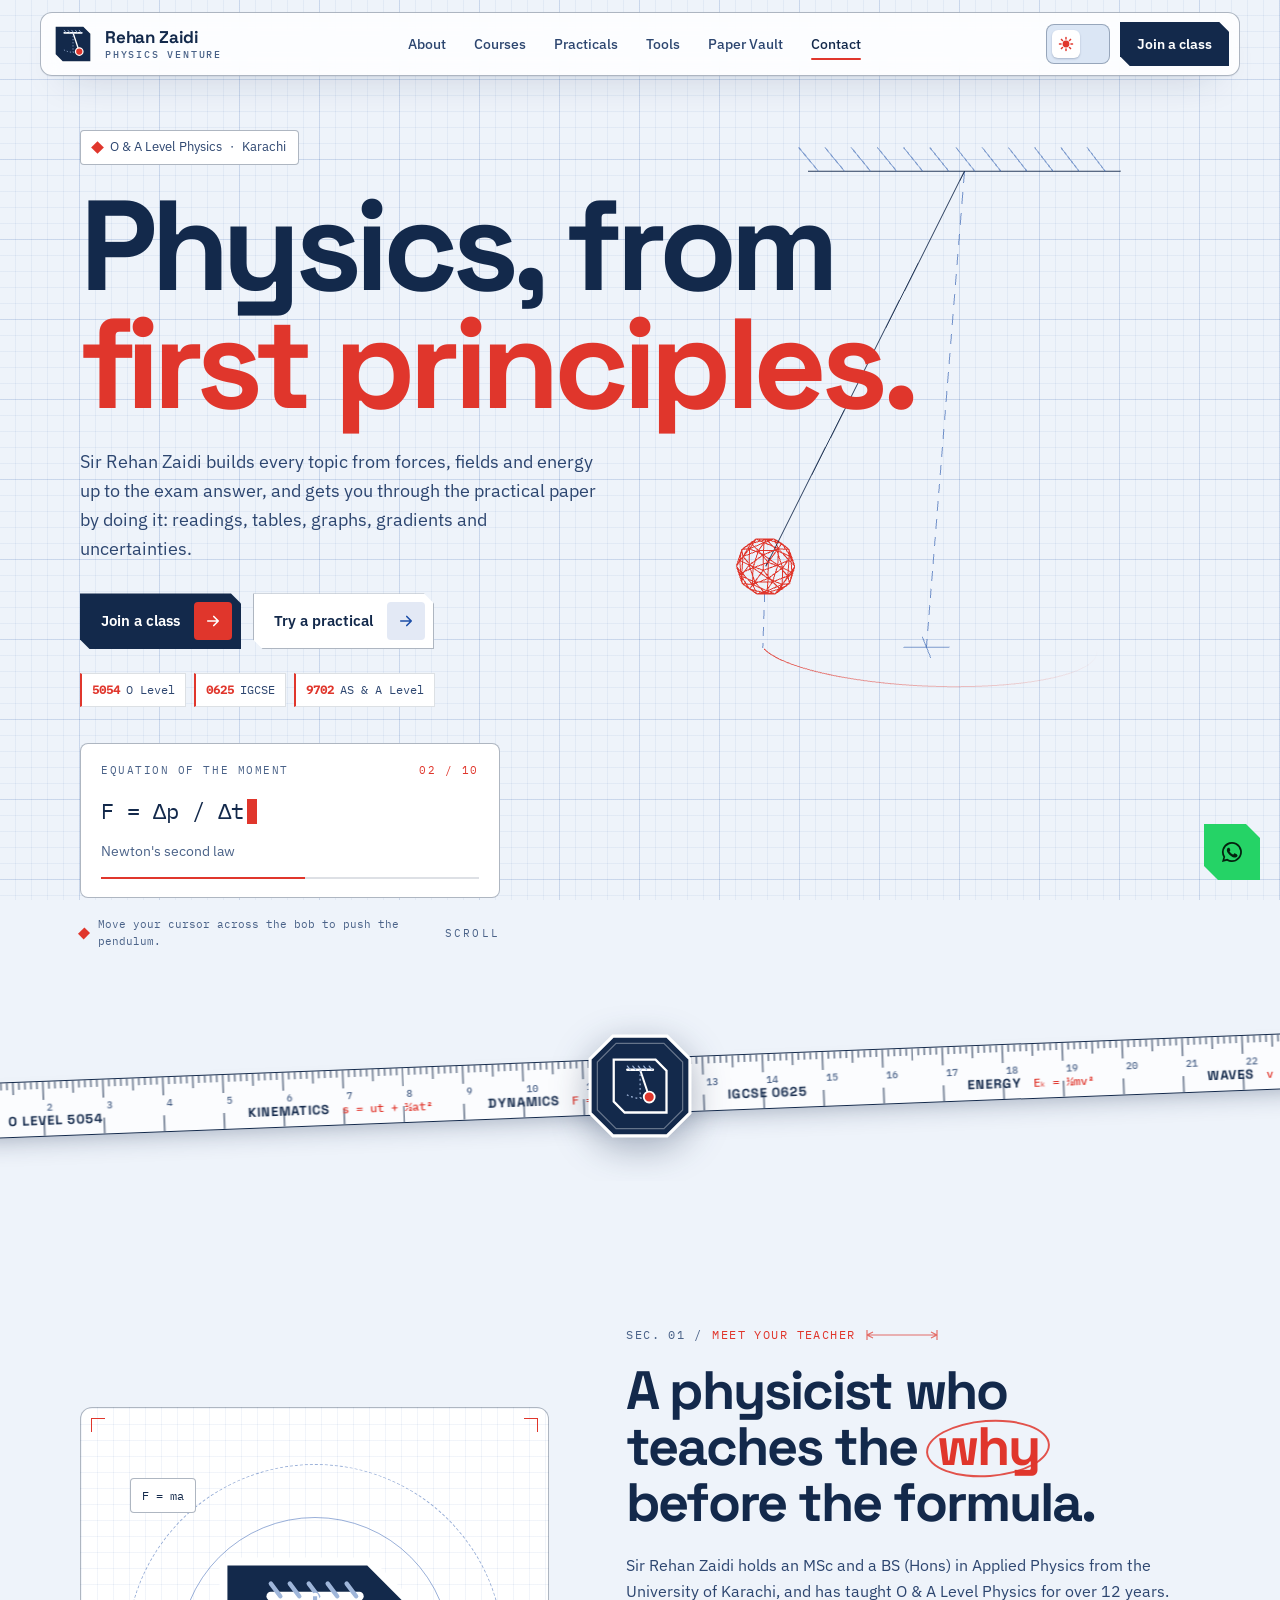
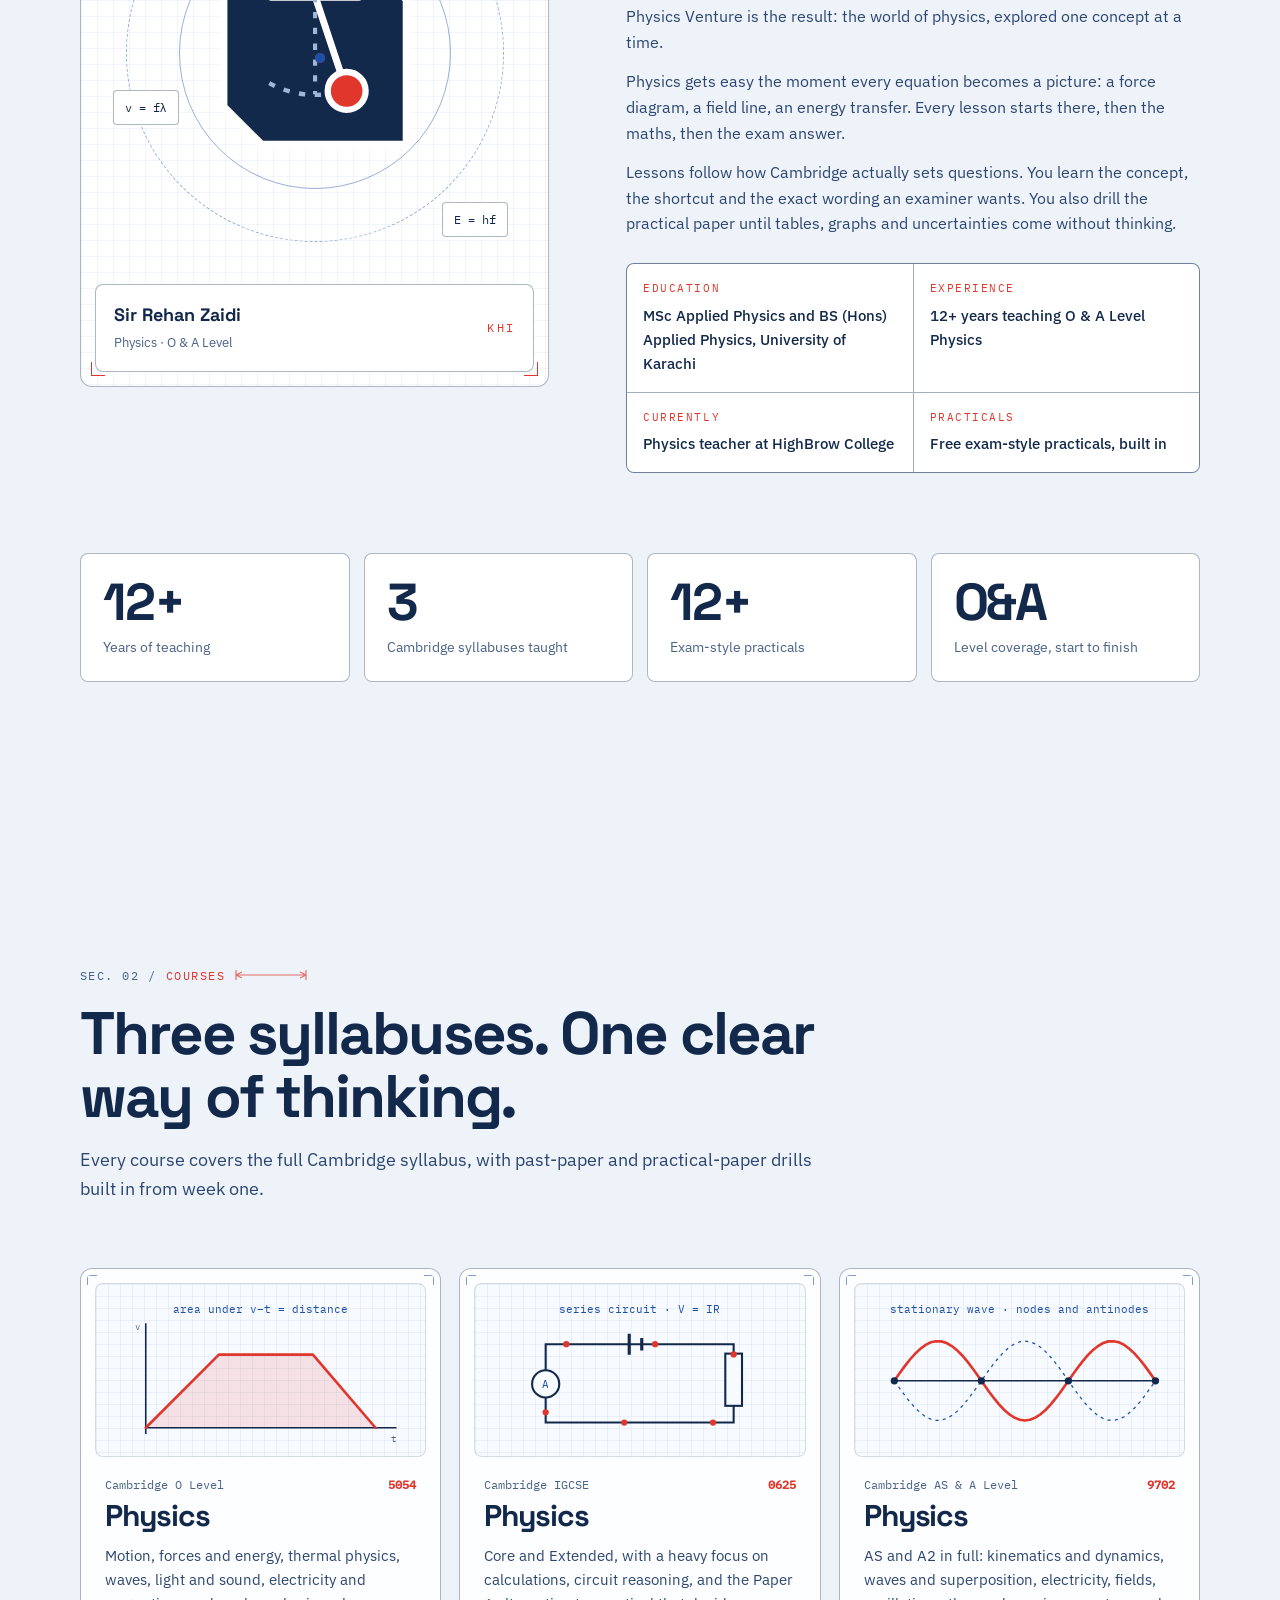
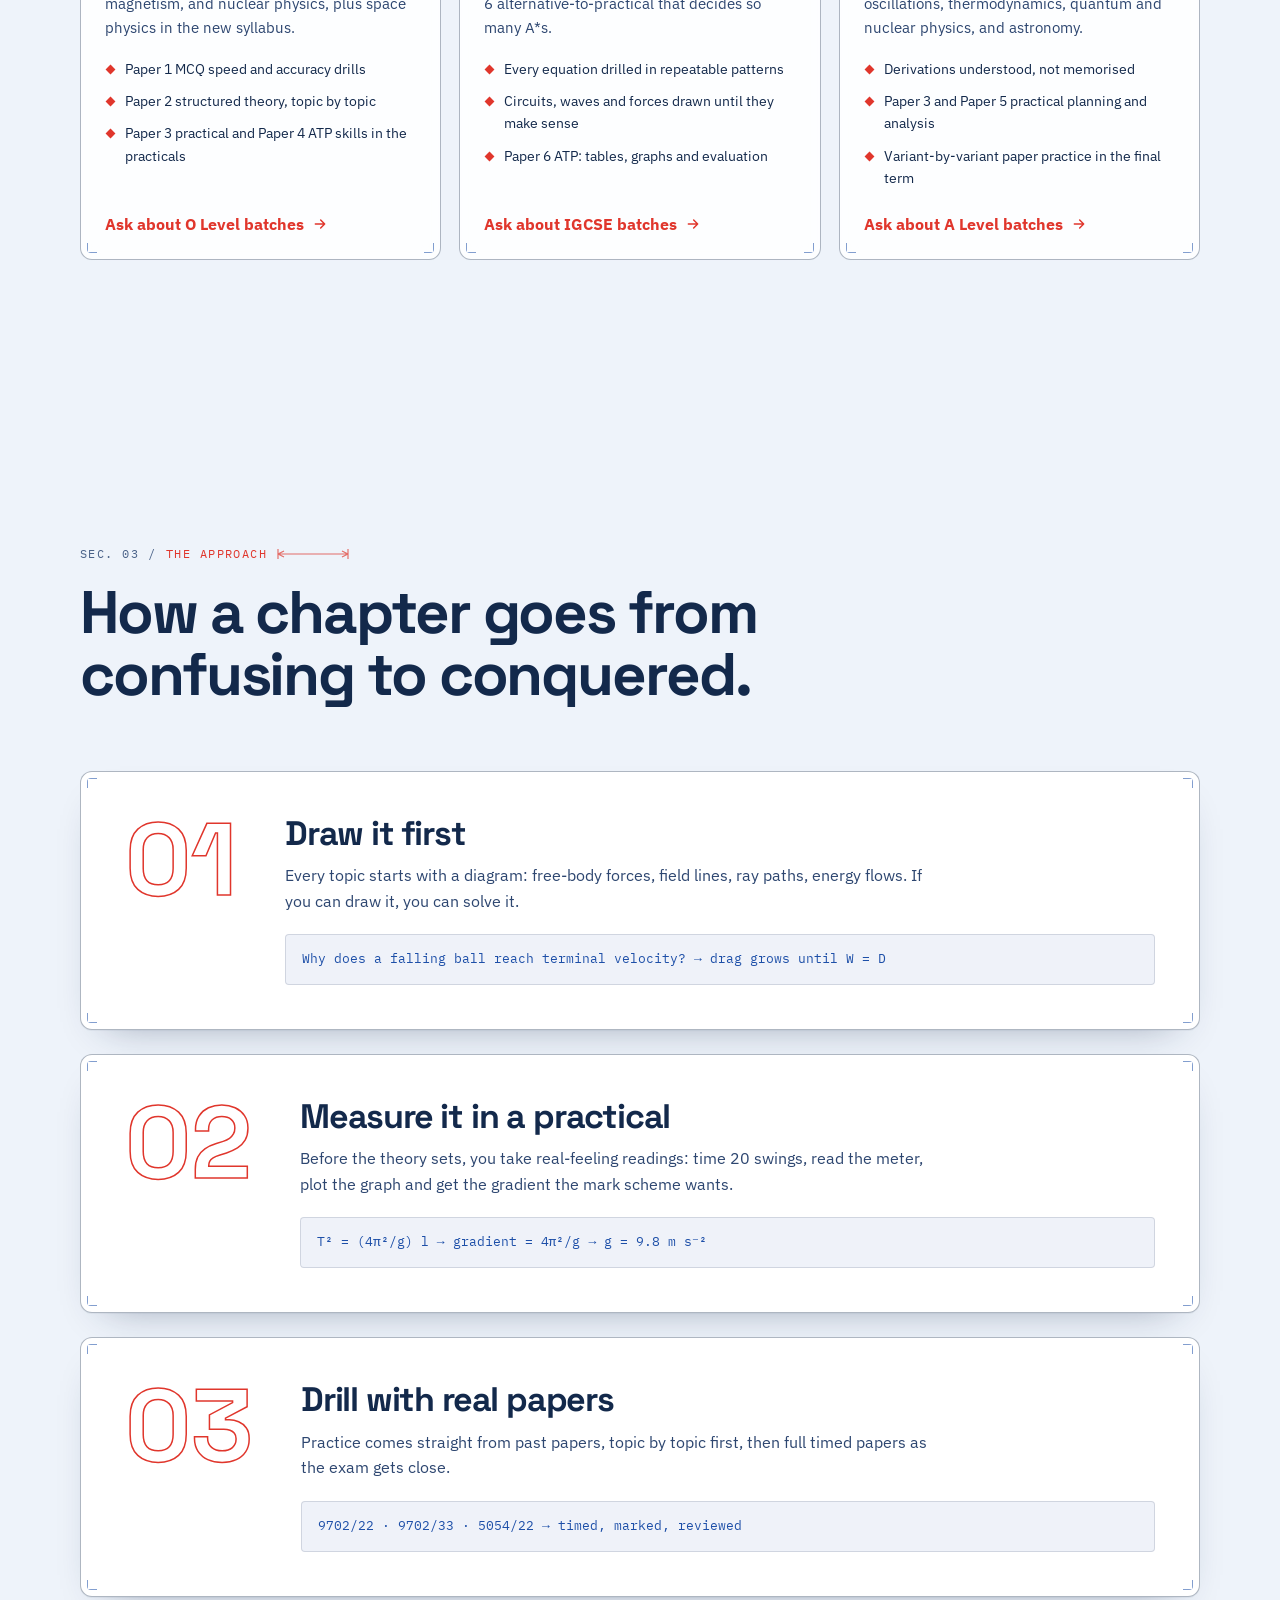
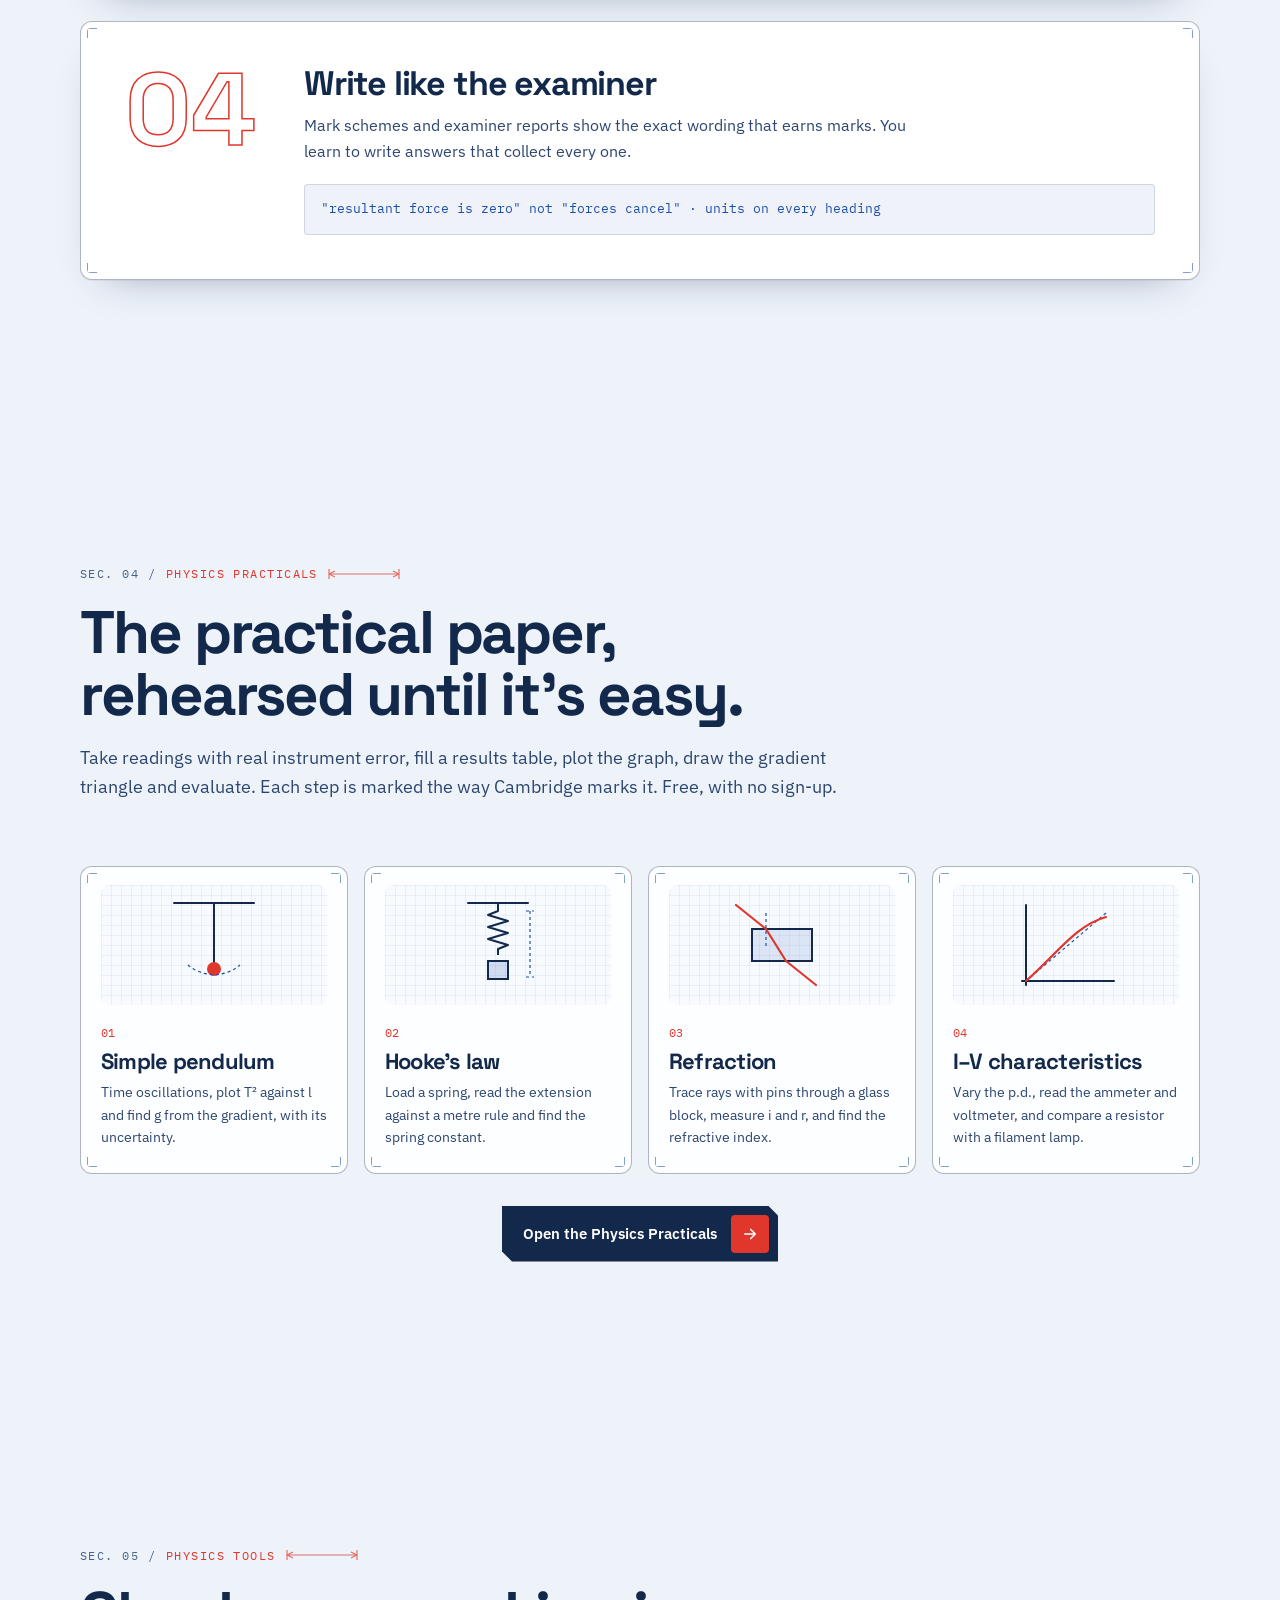
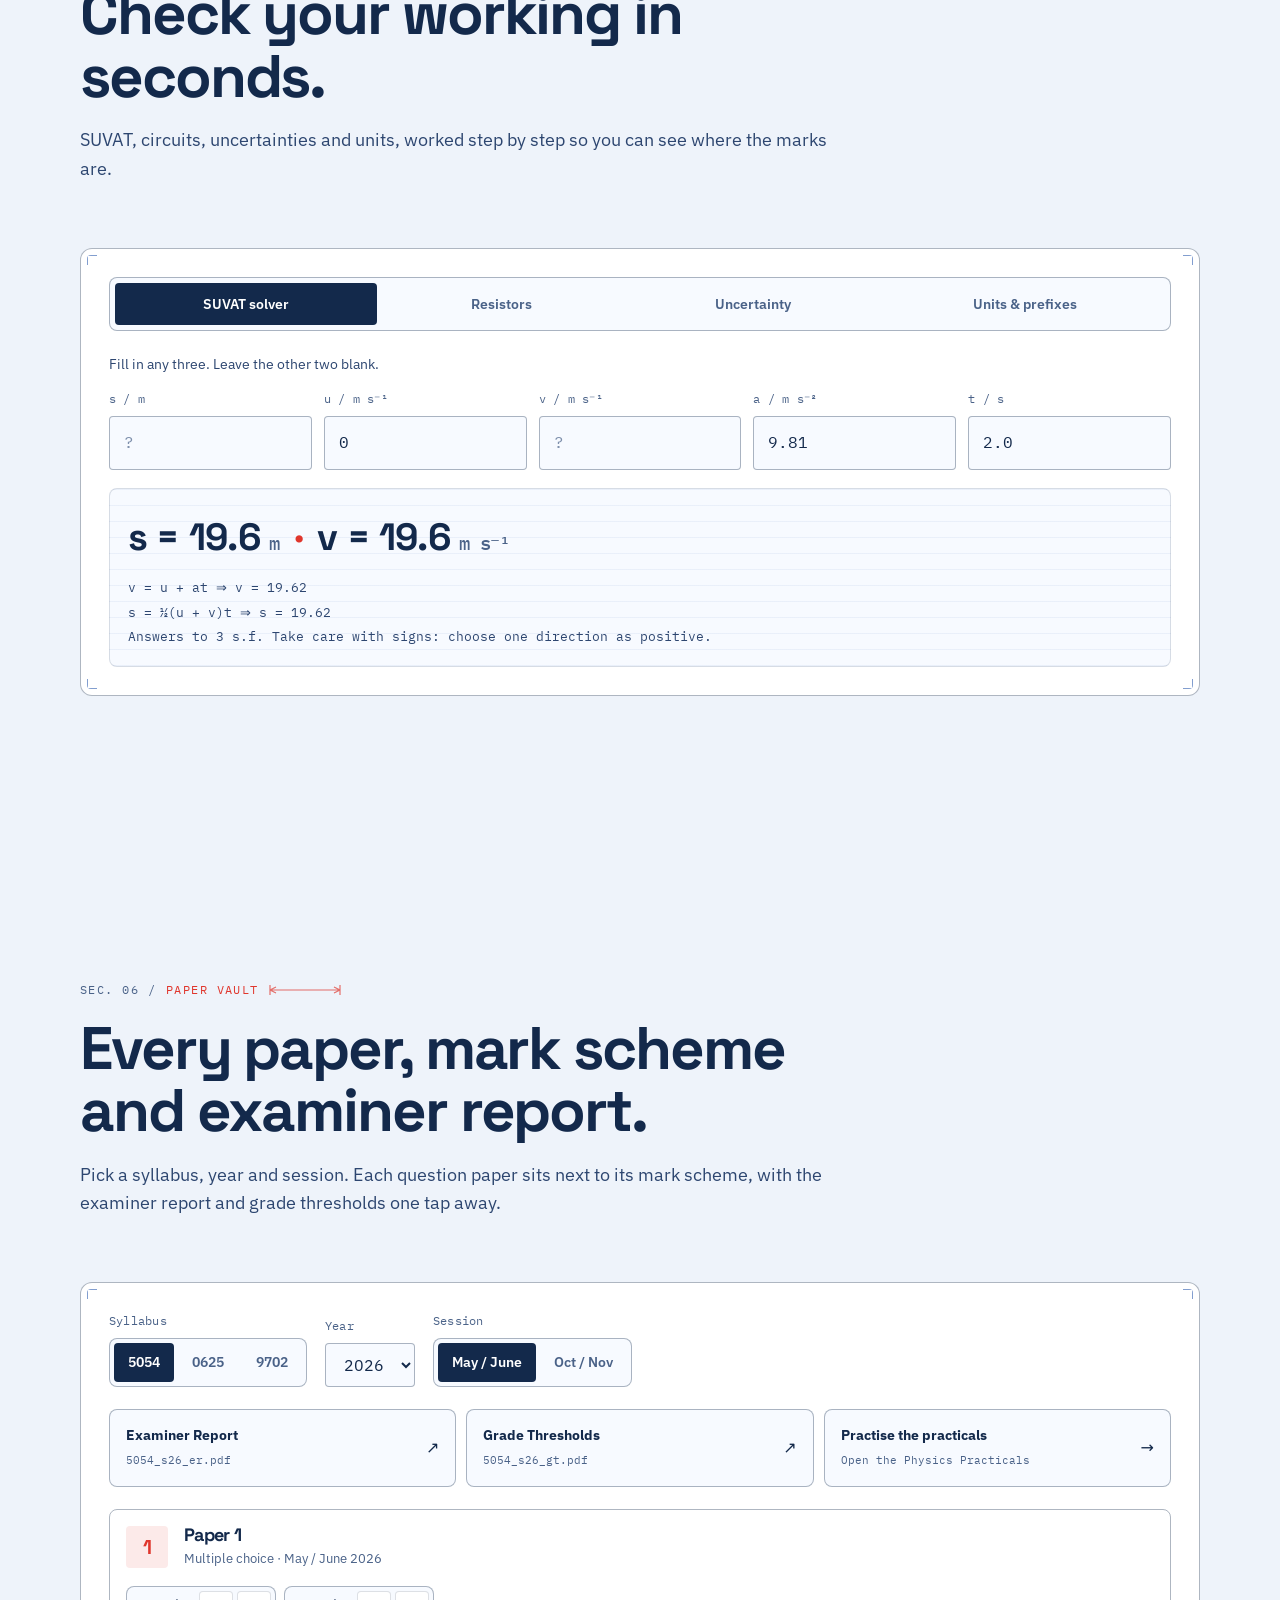
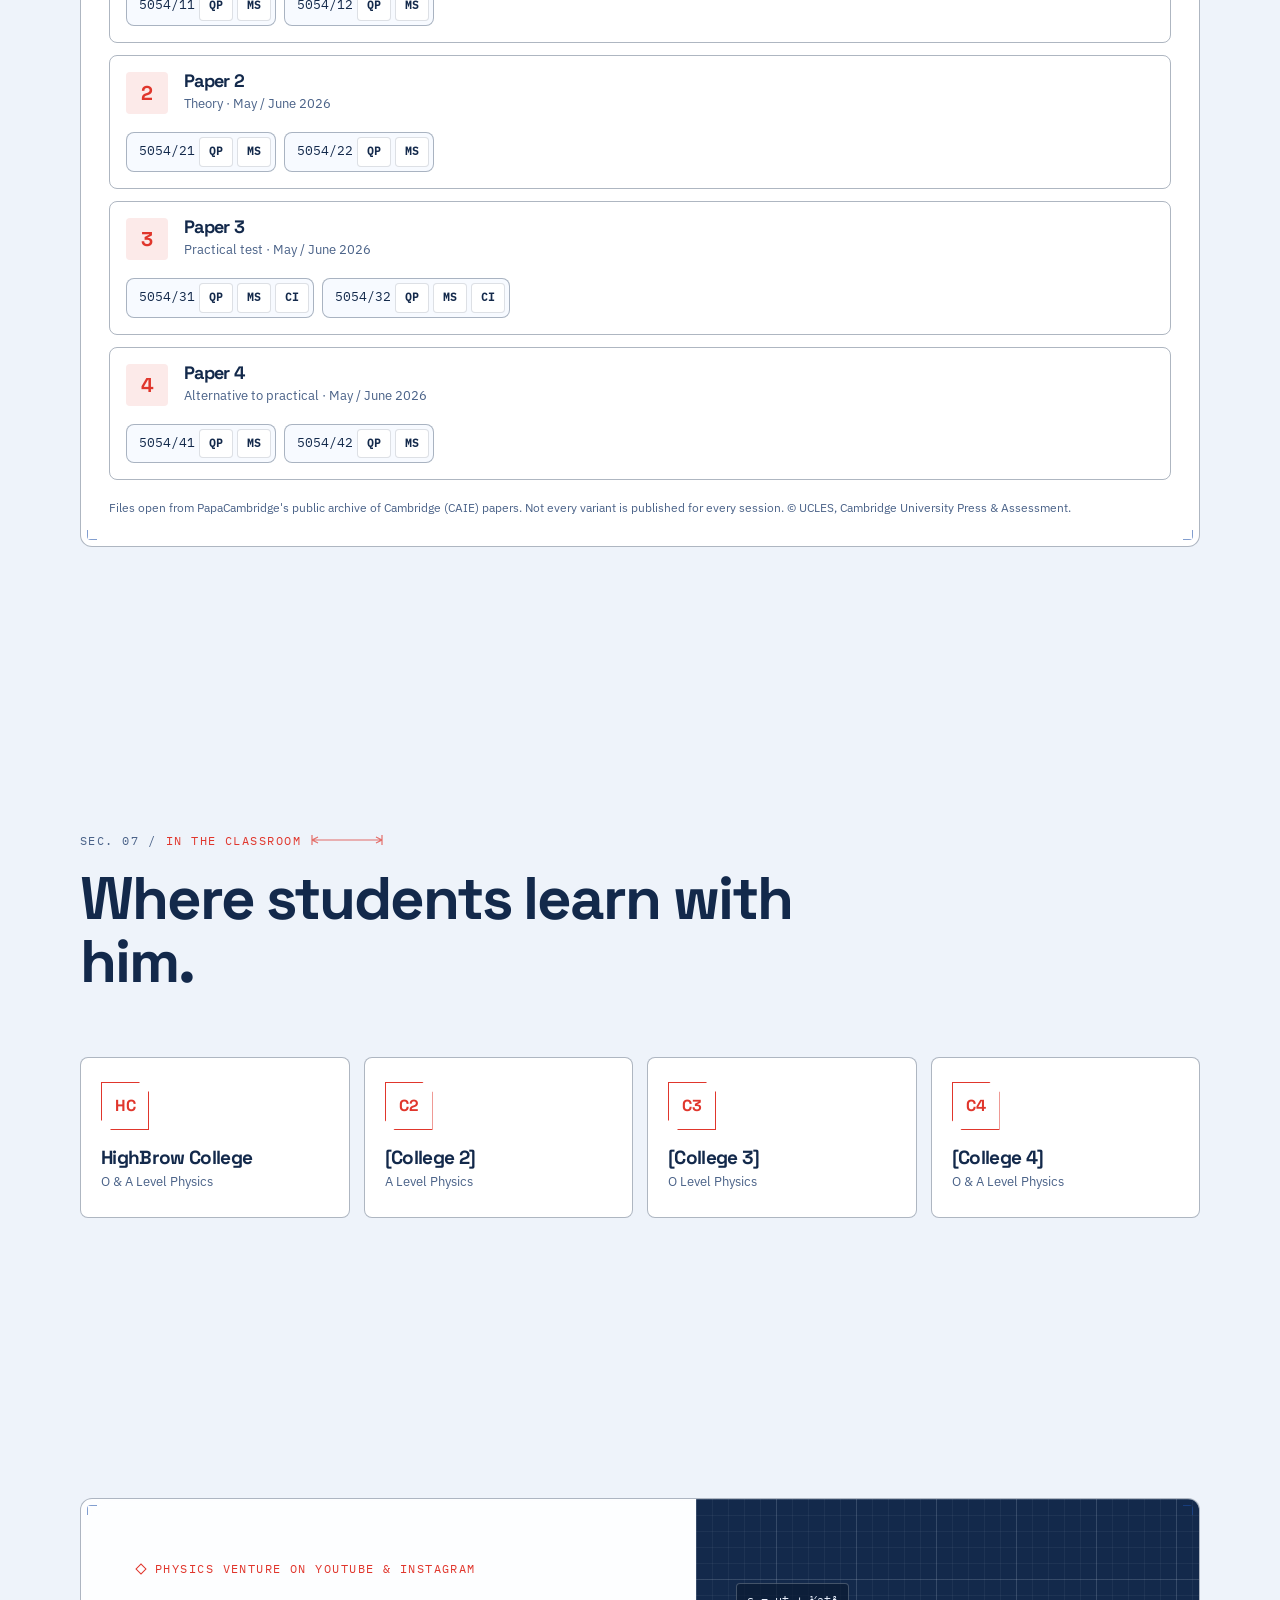
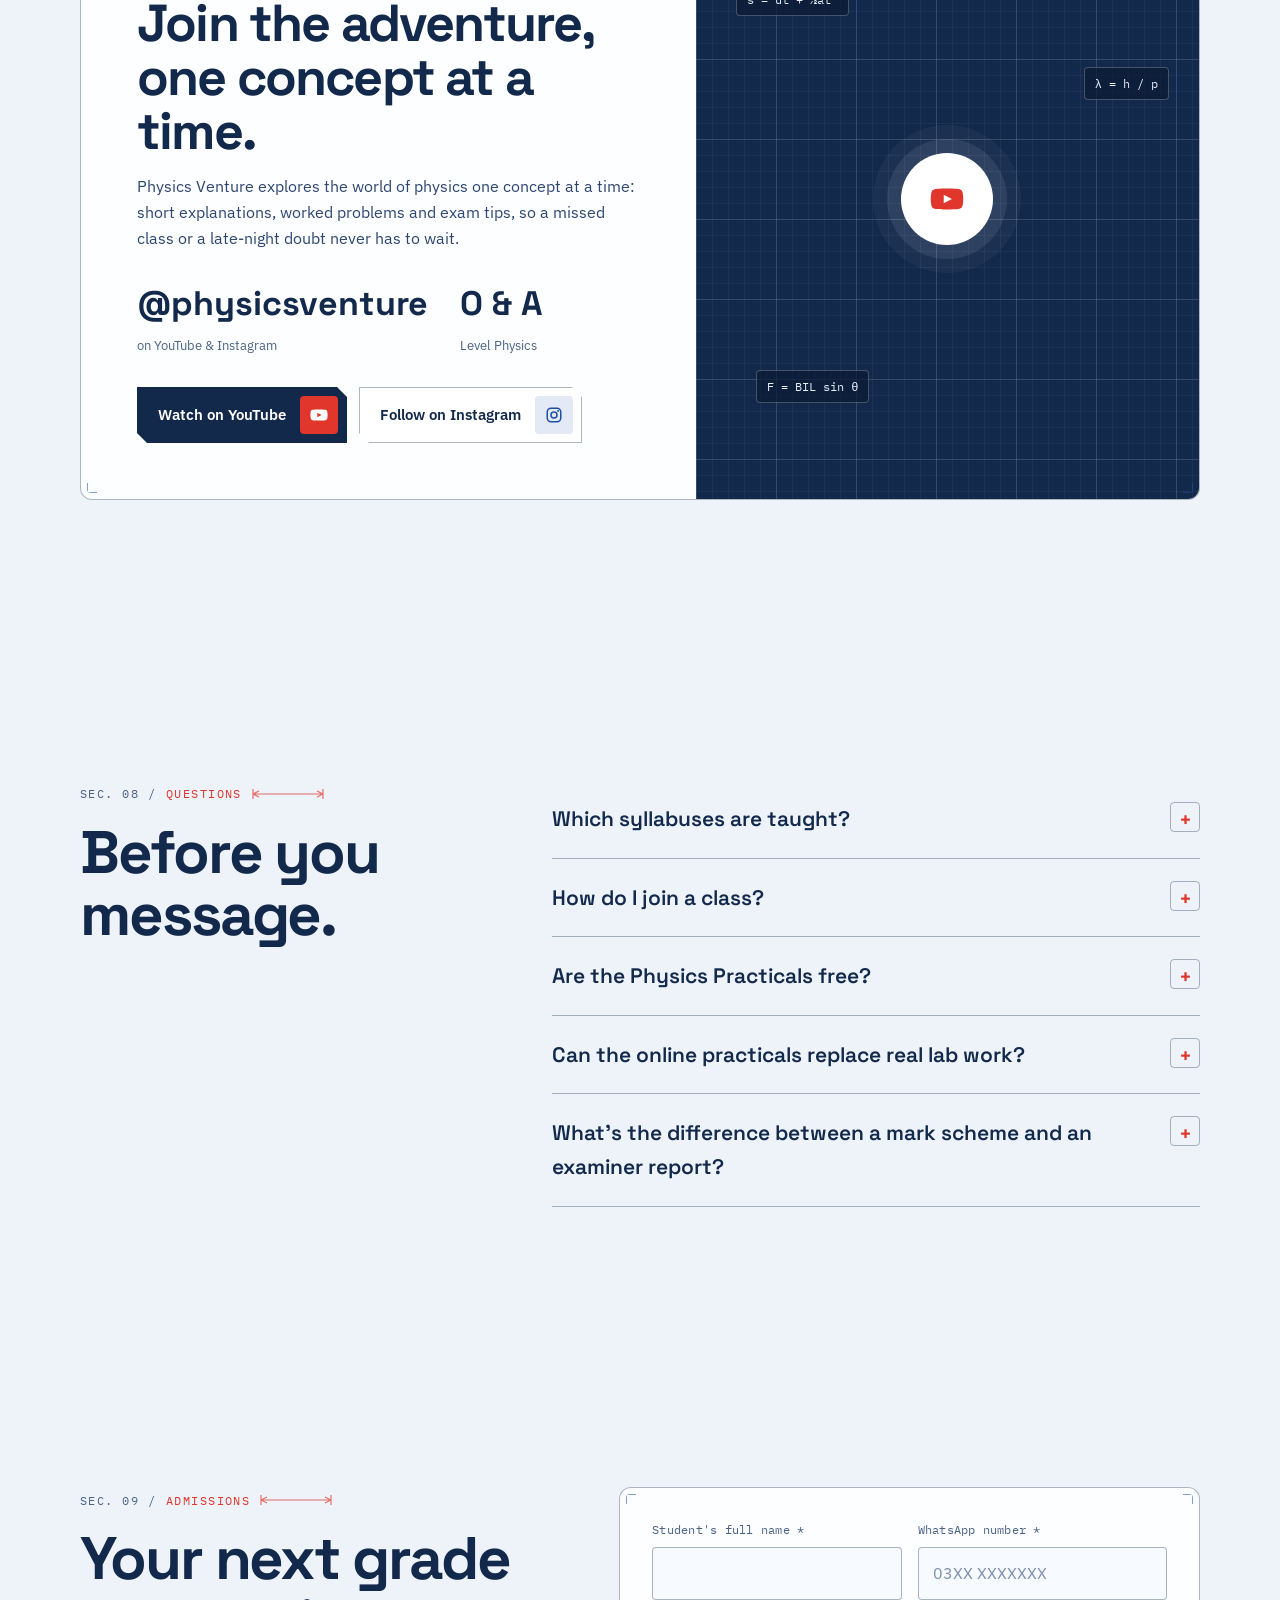
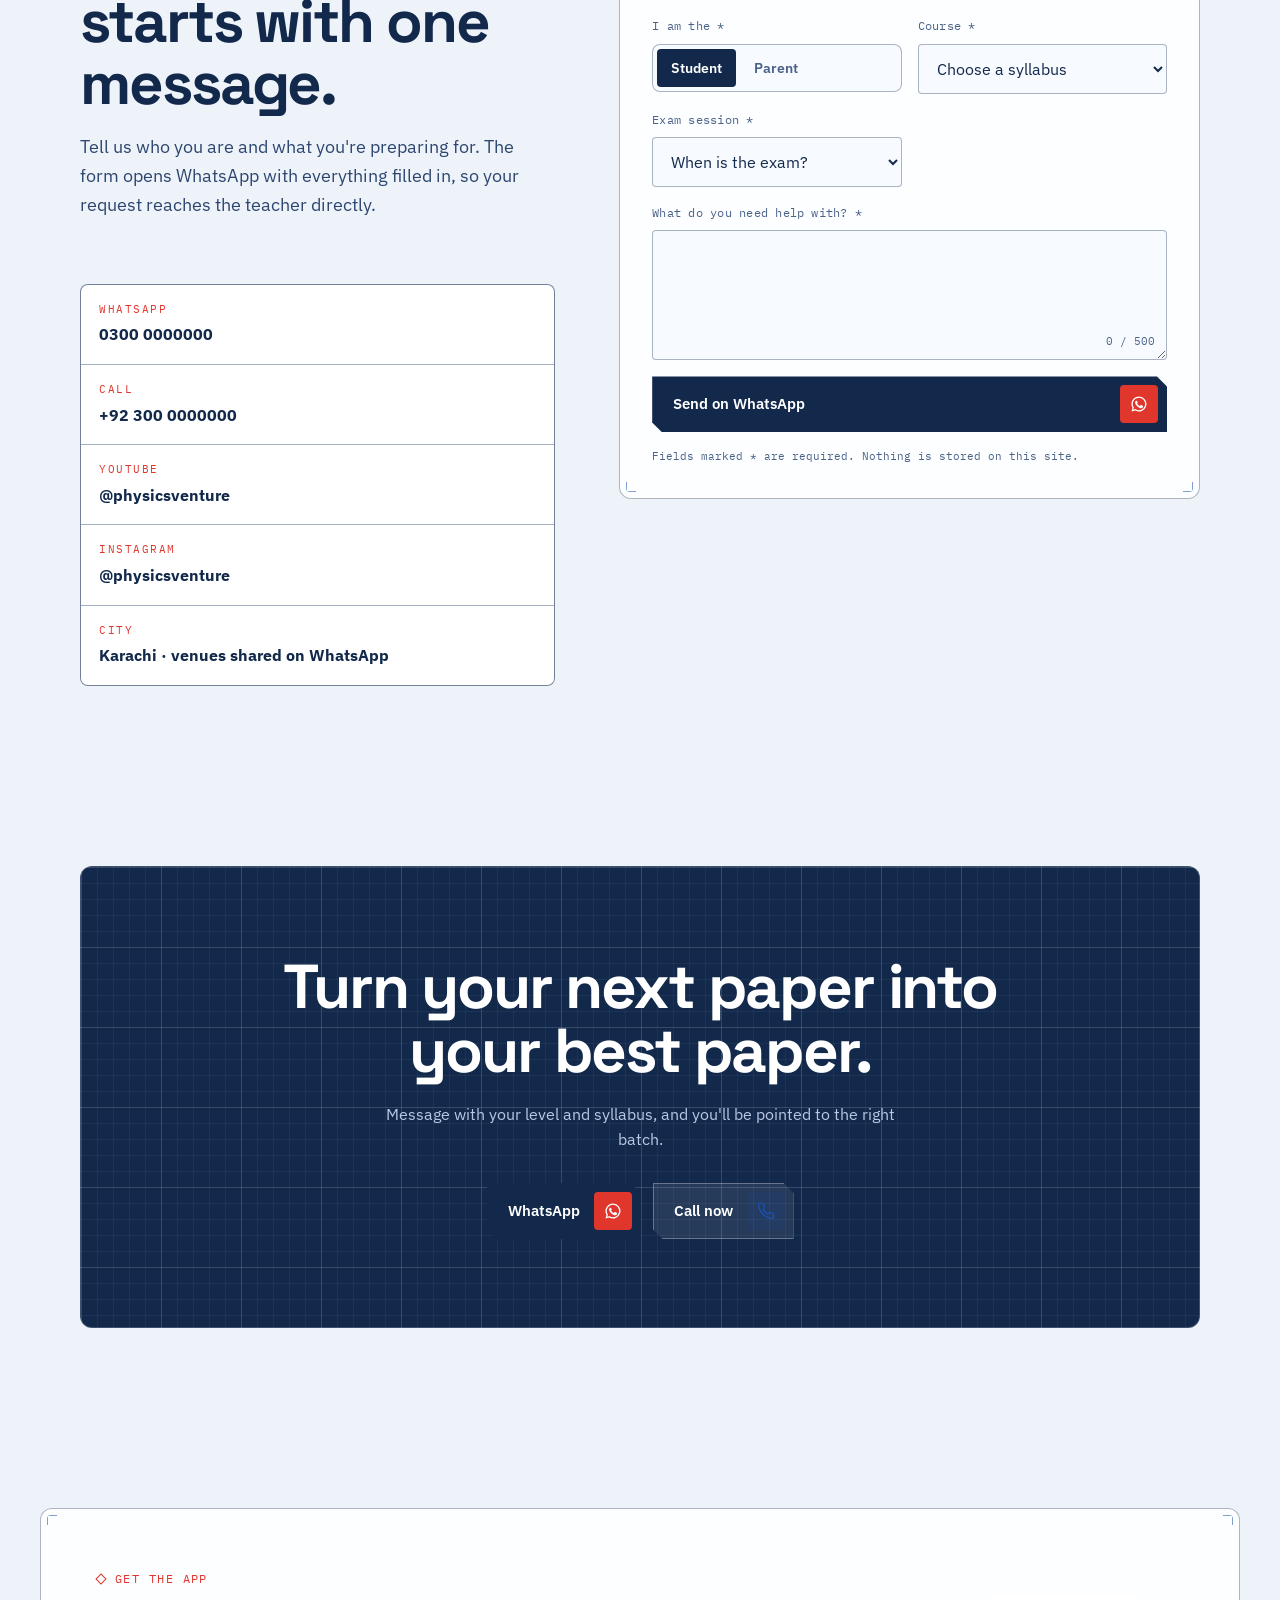
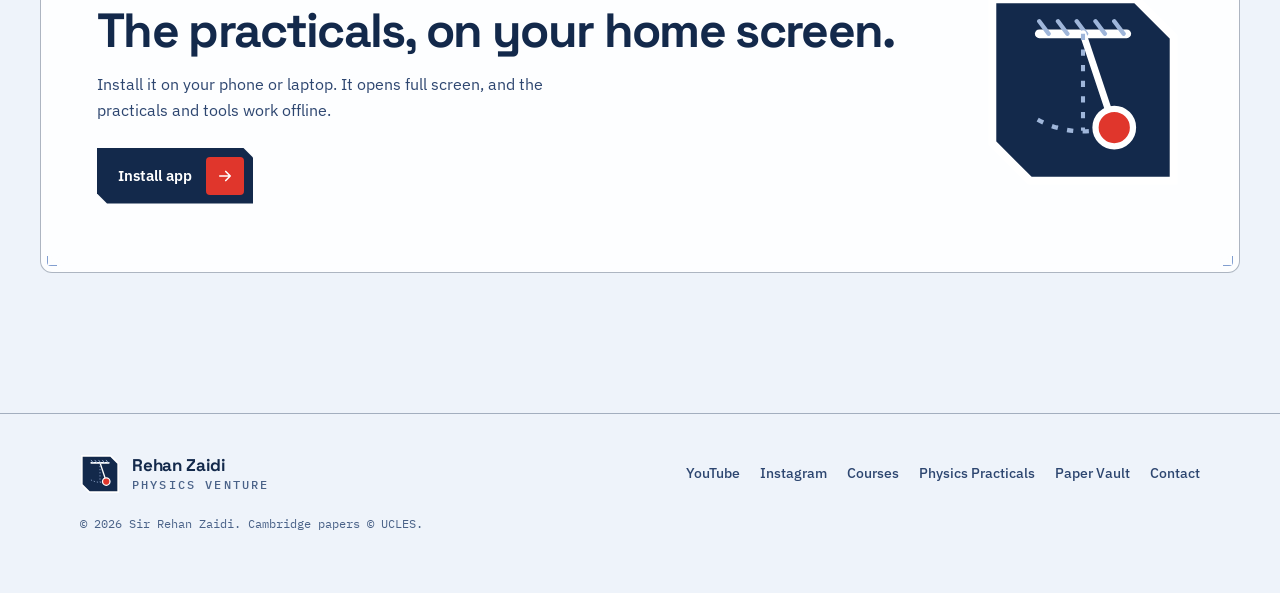
<file: index.html>
<!doctype html>
<html lang="en" class="no-js">
  <head>
    <meta charset="UTF-8" />
    <meta name="viewport" content="width=device-width, initial-scale=1.0, viewport-fit=cover" />
    <title>Physics Venture by Rehan Zaidi | O & A Level Physics, Karachi</title>
    <meta name="description" content="Physics Venture by Sir Rehan Zaidi (MSc Applied Physics, University of Karachi): O & A Level Physics (5054, 0625, 9702) classes in Karachi with 12+ years of teaching, free exam-style practicals, physics tools and past papers. Exploring the world of physics, one concept at a time." />
    <meta name="theme-color" content="#eef3fa" />
    <link rel="manifest" href="./manifest.webmanifest" />
    <link rel="icon" href="./icons/icon.svg" type="image/svg+xml" />
    <script>
      document.documentElement.classList.remove('no-js');
      // hide the hero until its intro animation starts (fallback: show after 2.5 s)
      if (!matchMedia('(prefers-reduced-motion: reduce)').matches) {
        document.documentElement.classList.add('intro');
        setTimeout(function () { document.documentElement.classList.remove('intro'); }, 2500);
      }
      try {
        var q = /[?&]theme=(night|blueprint)/.exec(location.search);
        if ((q ? q[1] : localStorage.getItem('theme')) === 'night') document.documentElement.dataset.theme = 'night';
      } catch (e) {}
    </script>
    <style>
      html { background: #eef3fa; color: #13294b; }
      html[data-theme='night'] { background: #0b1a33; color: #e7eefb; }
      html.intro [data-hero], html.intro .hero-title span { opacity: 0; }
    </style>
    <script type="module" crossorigin src="./assets/main-CTV2FgSC.js"></script>
    <link rel="modulepreload" crossorigin href="./assets/shared-D548Vmmj.js">
    <link rel="modulepreload" crossorigin href="./assets/header-vVzqOU5O.js">
    <link rel="stylesheet" crossorigin href="./assets/main-v0RJwCN3.css">
  </head>
  <body>
    <!-- SVG sprite: logo mark + icons -->
    <svg width="0" height="0" style="position:absolute" aria-hidden="true">
      <symbol id="mark" viewBox="0 0 64 64">
        <path d="M3 3h46l12 12v46H15L3 49z" fill="#13294b" stroke="#ffffff" stroke-width="2.5" />
        <!-- pendulum: support, string, bob and its swing arc -->
        <path d="M18 14h28" stroke="#ffffff" stroke-width="2.8" stroke-linecap="round" />
        <path d="M21 14l-3-4M27 14l-3-4M33 14l-3-4M39 14l-3-4M45 14l-3-4" stroke="#9fb6da" stroke-width="1.4" stroke-linecap="round" />
        <path d="M32 14l9 27" stroke="#ffffff" stroke-width="2.2" stroke-linecap="round" />
        <path d="M32 14v31" stroke="#9fb6da" stroke-width="1.3" stroke-dasharray="2 3" />
        <path d="M17.5 41.5a30 30 0 0 0 29 0" fill="none" stroke="#9fb6da" stroke-width="1.4" stroke-dasharray="2 3" />
        <circle cx="42" cy="44" r="6" fill="#e0362c" stroke="#ffffff" stroke-width="2" />
      </symbol>
      <symbol id="i-arrow" viewBox="0 0 24 24"><path d="M5 12h14M13 6l6 6-6 6" fill="none" stroke="currentColor" stroke-width="2.2" stroke-linecap="round" stroke-linejoin="round" /></symbol>
      <symbol id="i-wa" viewBox="0 0 24 24"><path fill="currentColor" d="M12 2a10 10 0 0 0-8.6 15.1L2 22l5-1.3A10 10 0 1 0 12 2zm0 18.2c-1.5 0-3-.4-4.3-1.2l-.3-.2-3 .8.8-2.9-.2-.3A8.2 8.2 0 1 1 12 20.2zm4.5-6.1c-.2-.1-1.5-.7-1.7-.8-.2-.1-.4-.1-.6.1l-.8 1c-.1.2-.3.2-.5.1a6.7 6.7 0 0 1-3.3-2.9c-.2-.4.2-.4.7-1.3.1-.2 0-.3 0-.4l-.8-1.8c-.2-.5-.4-.4-.6-.4h-.5a1 1 0 0 0-.7.3 3 3 0 0 0-.9 2.2 5.2 5.2 0 0 0 1.1 2.7 11.8 11.8 0 0 0 4.5 4c1.7.7 2.3.8 3.2.6.5-.1 1.5-.6 1.7-1.2.2-.6.2-1.1.2-1.2-.1-.1-.3-.2-.5-.3z" /></symbol>
      <symbol id="i-phone" viewBox="0 0 24 24"><path fill="none" stroke="currentColor" stroke-width="2" stroke-linecap="round" stroke-linejoin="round" d="M22 16.9v3a2 2 0 0 1-2.2 2 19.8 19.8 0 0 1-8.6-3.1 19.5 19.5 0 0 1-6-6A19.8 19.8 0 0 1 2.1 4.2 2 2 0 0 1 4.1 2h3a2 2 0 0 1 2 1.7c.1 1 .4 1.9.7 2.8a2 2 0 0 1-.5 2.1L8 9.9a16 16 0 0 0 6 6l1.3-1.3a2 2 0 0 1 2.1-.4c.9.3 1.8.6 2.8.7a2 2 0 0 1 1.7 2z" /></symbol>
      <symbol id="i-ig" viewBox="0 0 24 24"><g fill="none" stroke="currentColor" stroke-width="2"><rect x="3" y="3" width="18" height="18" rx="5" /><circle cx="12" cy="12" r="4" /></g><circle cx="17.5" cy="6.5" r="1.3" fill="currentColor" /></symbol>
      <symbol id="i-yt" viewBox="0 0 24 24"><path fill="currentColor" d="M23 7.2a3 3 0 0 0-2.1-2.1C19 4.6 12 4.6 12 4.6s-7 0-8.9.5A3 3 0 0 0 1 7.2 31 31 0 0 0 .5 12a31 31 0 0 0 .5 4.8 3 3 0 0 0 2.1 2.1c1.9.5 8.9.5 8.9.5s7 0 8.9-.5a3 3 0 0 0 2.1-2.1 31 31 0 0 0 .5-4.8 31 31 0 0 0-.5-4.8zM9.7 15V9l5.8 3z" /></symbol>
    </svg>

    <div class="bg-fx" aria-hidden="true"></div>

    <!-- ============ HEADER ============ -->
    <header class="nav" id="nav">
      <div class="nav-bar glass">
        <a href="#top" class="brand" aria-label="Home">
          <svg class="logo-mk"><use href="#mark" /></svg>
          <span class="brand-name"><span data-cfg="teacher.shortName"></span><small data-cfg="teacher.brand"></small></span>
        </a>
        <nav class="nav-links" aria-label="Primary">
          <a href="#about">About</a>
          <a href="#courses">Courses</a>
          <a href="#practicals">Practicals</a>
          <a href="#tools">Tools</a>
          <a href="#vault">Paper Vault</a>
          <a href="#contact">Contact</a>
        </nav>
        <div class="nav-cta">
          <button class="tgl" id="themeBtn" type="button" role="switch" aria-checked="false" aria-label="Night blueprint theme">
            <i class="st s1"></i><i class="st s2"></i><i class="st s3"></i><i class="st s4"></i>
            <span class="tgl-knob">
              <svg class="moon" viewBox="0 0 24 24" fill="currentColor"><path d="M20 14.6A8.2 8.2 0 0 1 9.4 4a8.2 8.2 0 1 0 10.6 10.6z" /></svg>
              <svg class="sun" viewBox="0 0 24 24" fill="none" stroke="currentColor" stroke-width="2.2" stroke-linecap="round"><circle cx="12" cy="12" r="4" fill="currentColor" /><path d="M12 2.2v2.4M12 19.4v2.4M2.2 12h2.4M19.4 12h2.4M5.1 5.1l1.7 1.7M17.2 17.2l1.7 1.7M5.1 18.9l1.7-1.7M17.2 6.8l1.7-1.7" /></svg>
            </span>
          </button>
          <a class="btn btn-primary btn-sm nav-join" href="join.html">Join a class</a>
          <button class="menu-btn" id="menuBtn" type="button" aria-expanded="false" aria-controls="menuPanel" aria-label="Open menu"><span></span><span></span></button>
        </div>
      </div>
      <div class="menu-panel glass" id="menuPanel" hidden>
        <nav aria-label="Mobile">
          <a href="#about">About <svg><use href="#i-arrow" /></svg></a>
          <a href="#courses">Courses <svg><use href="#i-arrow" /></svg></a>
          <a href="practicals.html">Physics Practicals <svg><use href="#i-arrow" /></svg></a>
          <a href="#tools">Physics Tools <svg><use href="#i-arrow" /></svg></a>
          <a href="#vault">Paper Vault <svg><use href="#i-arrow" /></svg></a>
          <a href="#contact">Contact <svg><use href="#i-arrow" /></svg></a>
        </nav>
        <div class="menu-actions">
          <a class="ma-wa" data-href="wa" target="_blank" rel="noopener"><svg><use href="#i-wa" /></svg>WhatsApp</a>
          <a class="ma-call" data-href="tel"><svg><use href="#i-phone" /></svg>Call <span data-cfg="contact.whatsappDisplay"></span></a>
          <a class="ma-lab" href="practicals.html">Open the Physics Practicals</a>
        </div>
      </div>
    </header>

    <main id="top">
      <!-- ============ HERO ============ -->
      <section class="hero" id="hero">
        <canvas id="hero3d" aria-hidden="true"></canvas>
        <div class="wrap hero-inner">
          <span class="chip hero-chip" data-hero><i class="dia"></i><span data-cfg="teacher.tagline"></span> · <span data-cfg="teacher.city"></span></span>
          <h1 class="hero-title" data-hero>
            <span class="l1">Physics, from</span>
            <span class="l2">first principles.</span>
          </h1>
          <p class="hero-sub" data-hero>
            <span data-cfg="teacher.name"></span> builds every topic from forces, fields and energy up to the exam answer, and gets you through the practical paper by doing it: readings, tables, graphs, gradients and uncertainties.
          </p>
          <div class="hero-ctas" data-hero>
            <a class="btn btn-primary" href="join.html">Join a class <span class="arr"><svg width="18" height="18"><use href="#i-arrow" /></svg></span></a>
            <a class="btn" href="practicals.html">Try a practical <span class="arr"><svg width="18" height="18"><use href="#i-arrow" /></svg></span></a>
          </div>
          <div class="hero-codes mono" data-hero id="heroCodes"></div>
          <div class="eq-card glass" data-hero>
            <div class="eq-top mono"><span>Equation of the moment</span><span class="eq-idx" id="eqIdx">01 / 10</span></div>
            <div class="eq-line mono" id="eqLine" aria-live="polite"></div>
            <div class="eq-topic" id="eqTopic"></div>
            <div class="eq-prog"><i id="eqProg"></i></div>
          </div>
          <div class="hero-hint mono" data-hero><i class="dia"></i>Move your cursor across the bob to push the pendulum.<span class="scroll-cue">Scroll</span></div>
        </div>
      </section>

      <!-- ============ MEASURING TAPE ============ -->
      <div class="tape" aria-hidden="true">
        <div class="tape-band"><div class="tape-track" id="tapeTrack"></div></div>
        <div class="rb-badge"><svg class="oct" viewBox="0 0 100 100"><path d="M24 2h52l22 22v52L76 98H24L2 76V24z" /><path class="in" d="M27 9h46l18 18v46L73 91H27L9 73V27z" /></svg><svg class="logo-mk"><use href="#mark" /></svg></div>
      </div>

      <!-- ============ ABOUT ============ -->
      <section class="sec" id="about">
        <div class="wrap about-grid">
          <div class="t-card" data-reveal>
            <span class="reg tl"></span><span class="reg tr"></span><span class="reg bl"></span><span class="reg br"></span>
            <div class="t-orbit">
              <div class="ring r1"></div>
              <div class="ring r2"></div>
              <svg class="t-logo"><use href="#mark" /></svg>
              <span class="fchip mono f1">F = ma</span>
              <span class="fchip mono f2">v = fλ</span>
              <span class="fchip mono f3">E = hf</span>
              <i class="electron e1"></i><i class="electron e2"></i>
            </div>
            <div class="t-id glass">
              <div><strong data-cfg="teacher.name"></strong><span>Physics · O & A Level</span></div>
              <span class="mono t-city">KHI</span>
            </div>
          </div>
          <div class="about-copy">
            <span class="eyebrow" data-sec="01" data-reveal>Meet your teacher</span>
            <h2 data-reveal>A physicist who teaches the <span class="hl">why</span> before the formula.</h2>
            <p data-reveal><span data-cfg="teacher.name"></span> holds an MSc and a BS (Hons) in Applied Physics from the University of Karachi, and has taught O & A Level Physics for over 12 years. Physics Venture is the result: the world of physics, explored one concept at a time.</p>
            <p data-reveal>Physics gets easy the moment every equation becomes a picture: a force diagram, a field line, an energy transfer. Every lesson starts there, then the maths, then the exam answer.</p>
            <p data-reveal>Lessons follow how Cambridge actually sets questions. You learn the concept, the shortcut and the exact wording an examiner wants. You also drill the practical paper until tables, graphs and uncertainties come without thinking.</p>
            <dl class="facts" data-reveal>
              <div><dt class="mono">Education</dt><dd data-cfg="teacher.education"></dd></div>
              <div><dt class="mono">Experience</dt><dd><span data-cfg="teacher.years"></span>+ years teaching O & A Level Physics</dd></div>
              <div><dt class="mono">Currently</dt><dd data-cfg="teacher.currently"></dd></div>
              <div><dt class="mono">Practicals</dt><dd>Free exam-style practicals, built in</dd></div>
            </dl>
          </div>
        </div>
        <div class="wrap stats" id="stats"></div>
      </section>

      <!-- ============ COURSES ============ -->
      <section class="sec" id="courses">
        <div class="wrap">
          <div class="sec-head">
            <span class="eyebrow" data-sec="02" data-reveal>Courses</span>
            <h2 data-reveal>Three syllabuses. One clear way of thinking.</h2>
            <p data-reveal>Every course covers the full Cambridge syllabus, with past-paper and practical-paper drills built in from week one.</p>
          </div>
          <div class="courses">
            <article class="course card" data-reveal>
              <div class="c-art">
                <svg viewBox="0 0 300 150" class="art-vt" aria-hidden="true">
                  <text x="150" y="20" text-anchor="middle" class="art-label">area under v–t = distance</text>
                  <path class="area" d="M40 130 L110 60 L200 60 L260 130 Z" />
                  <path class="axis" d="M40 136V30M40 130h240" />
                  <path class="curve" d="M40 130 L110 60 L200 60 L260 130" />
                  <text x="34" y="36" text-anchor="end" class="art-label small">v</text>
                  <text x="280" y="144" text-anchor="end" class="art-label small">t</text>
                </svg>
              </div>
              <div class="c-meta mono"><span>Cambridge O Level</span><b>5054</b></div>
              <h3>Physics</h3>
              <p>Motion, forces and energy, thermal physics, waves, light and sound, electricity and magnetism, and nuclear physics, plus space physics in the new syllabus.</p>
              <ul>
                <li>Paper 1 MCQ speed and accuracy drills</li>
                <li>Paper 2 structured theory, topic by topic</li>
                <li>Paper 3 practical and Paper 4 ATP skills in the practicals</li>
              </ul>
              <a class="c-link" href="#contact">Ask about O Level batches <svg width="16" height="16"><use href="#i-arrow" /></svg></a>
            </article>
            <article class="course card" data-reveal>
              <div class="c-art">
                <svg viewBox="0 0 300 150" class="art-circuit" aria-hidden="true">
                  <text x="150" y="20" text-anchor="middle" class="art-label">series circuit · V = IR</text>
                  <path class="wire" d="M60 50H240V125H60Z" />
                  <path class="cell" d="M140 40v20M152 44v12" />
                  <rect class="res" x="215" y="76" width="50" height="16" transform="rotate(90 240 84)" />
                  <circle class="meter" cx="60" cy="88" r="13" /><text x="60" y="92" text-anchor="middle" class="art-label">A</text>
                  <g class="charges"><circle r="3" /><circle r="3" /><circle r="3" /><circle r="3" /><circle r="3" /><circle r="3" /></g>
                </svg>
              </div>
              <div class="c-meta mono"><span>Cambridge IGCSE</span><b>0625</b></div>
              <h3>Physics</h3>
              <p>Core and Extended, with a heavy focus on calculations, circuit reasoning, and the Paper 6 alternative-to-practical that decides so many A*s.</p>
              <ul>
                <li>Every equation drilled in repeatable patterns</li>
                <li>Circuits, waves and forces drawn until they make sense</li>
                <li>Paper 6 ATP: tables, graphs and evaluation</li>
              </ul>
              <a class="c-link" href="#contact">Ask about IGCSE batches <svg width="16" height="16"><use href="#i-arrow" /></svg></a>
            </article>
            <article class="course card" data-reveal>
              <div class="c-art">
                <svg viewBox="0 0 300 150" class="art-wave" aria-hidden="true">
                  <text x="150" y="20" text-anchor="middle" class="art-label">stationary wave · nodes and antinodes</text>
                  <path class="axis" d="M30 85h250" />
                  <path class="sw sw1" d="" /><path class="sw sw2" d="" />
                  <g class="nodes"></g>
                </svg>
              </div>
              <div class="c-meta mono"><span>Cambridge AS & A Level</span><b>9702</b></div>
              <h3>Physics</h3>
              <p>AS and A2 in full: kinematics and dynamics, waves and superposition, electricity, fields, oscillations, thermodynamics, quantum and nuclear physics, and astronomy.</p>
              <ul>
                <li>Derivations understood, not memorised</li>
                <li>Paper 3 and Paper 5 practical planning and analysis</li>
                <li>Variant-by-variant paper practice in the final term</li>
              </ul>
              <a class="c-link" href="#contact">Ask about A Level batches <svg width="16" height="16"><use href="#i-arrow" /></svg></a>
            </article>
          </div>
        </div>
      </section>

      <!-- ============ METHOD ============ -->
      <section class="sec method" id="method">
        <div class="wrap">
          <div class="sec-head">
            <span class="eyebrow" data-sec="03" data-reveal>The approach</span>
            <h2 data-reveal>How a chapter goes from confusing to conquered.</h2>
          </div>
          <div class="stack">
            <article class="step card"><span class="num">01</span><div><h3>Draw it first</h3><p>Every topic starts with a diagram: free-body forces, field lines, ray paths, energy flows. If you can draw it, you can solve it.</p><code class="mono">Why does a falling ball reach terminal velocity? → drag grows until W = D</code></div></article>
            <article class="step card"><span class="num">02</span><div><h3>Measure it in a practical</h3><p>Before the theory sets, you take real-feeling readings: time 20 swings, read the meter, plot the graph and get the gradient the mark scheme wants.</p><code class="mono">T² = (4π²/g) l → gradient = 4π²/g → g = 9.8 m s⁻²</code></div></article>
            <article class="step card"><span class="num">03</span><div><h3>Drill with real papers</h3><p>Practice comes straight from past papers, topic by topic first, then full timed papers as the exam gets close.</p><code class="mono">9702/22 · 9702/33 · 5054/22 → timed, marked, reviewed</code></div></article>
            <article class="step card"><span class="num">04</span><div><h3>Write like the examiner</h3><p>Mark schemes and examiner reports show the exact wording that earns marks. You learn to write answers that collect every one.</p><code class="mono">"resultant force is zero" not "forces cancel" · units on every heading</code></div></article>
          </div>
        </div>
      </section>

      <!-- ============ PRACTICALS TEASER ============ -->
      <section class="sec" id="practicals">
        <div class="wrap">
          <div class="sec-head">
            <span class="eyebrow" data-sec="04" data-reveal>Physics Practicals</span>
            <h2 data-reveal>The practical paper, rehearsed until it's easy.</h2>
            <p data-reveal>Take readings with real instrument error, fill a results table, plot the graph, draw the gradient triangle and evaluate. Each step is marked the way Cambridge marks it. Free, with no sign-up.</p>
          </div>
          <div class="lab-grid">
            <a class="lab-tile card" href="practicals.html#pendulum" data-reveal>
              <div class="lt-art"><svg viewBox="0 0 120 100" aria-hidden="true"><path d="M20 8h80" class="line-l" /><path d="M60 8v70" class="dim" /><g class="swing"><path d="M60 8v62" class="line-l" /><circle cx="60" cy="74" r="7" class="bob" /></g><path d="M34 70a40 40 0 0 0 52 0" class="dim" /></svg></div>
              <span class="mono lt-n">01</span><h3>Simple pendulum</h3><p>Time oscillations, plot T² against l and find g from the gradient, with its uncertainty.</p>
            </a>
            <a class="lab-tile card" href="practicals.html#spring" data-reveal>
              <div class="lt-art"><svg viewBox="0 0 120 100" aria-hidden="true"><path d="M30 8h60" class="line-l" /><path class="spring" d="M60 8v8l-10 4 20 6-20 6 20 6-20 6 20 6-10 4v6" /><rect x="50" y="66" width="20" height="18" class="mass" /><path d="M92 16v66M88 16h8M88 82h8" class="dim" /></svg></div>
              <span class="mono lt-n">02</span><h3>Hooke's law</h3><p>Load a spring, read the extension against a metre rule and find the spring constant.</p>
            </a>
            <a class="lab-tile card" href="practicals.html#refraction" data-reveal>
              <div class="lt-art"><svg viewBox="0 0 120 100" aria-hidden="true"><rect x="30" y="34" width="60" height="32" class="glass-b" /><path d="M14 10l30 24" class="ray" /><path d="M44 34l20 32" class="ray" /><path d="M64 66l30 24" class="ray" /><path d="M44 18v34" class="dim" /></svg></div>
              <span class="mono lt-n">03</span><h3>Refraction</h3><p>Trace rays with pins through a glass block, measure i and r, and find the refractive index.</p>
            </a>
            <a class="lab-tile card" href="practicals.html#iv" data-reveal>
              <div class="lt-art"><svg viewBox="0 0 120 100" aria-hidden="true"><path d="M16 86h92M20 90V10" class="line-l" /><path d="M20 86L100 18" class="dim" /><path class="ivc" d="M20 86C50 60 70 30 100 22" /></svg></div>
              <span class="mono lt-n">04</span><h3>I–V characteristics</h3><p>Vary the p.d., read the ammeter and voltmeter, and compare a resistor with a filament lamp.</p>
            </a>
          </div>
          <div class="lab-cta" data-reveal><a class="btn btn-primary" href="practicals.html">Open the Physics Practicals <span class="arr"><svg width="18" height="18"><use href="#i-arrow" /></svg></span></a></div>
        </div>
      </section>

      <!-- ============ TOOLS ============ -->
      <section class="sec" id="tools">
        <div class="wrap">
          <div class="sec-head">
            <span class="eyebrow" data-sec="05" data-reveal>Physics Tools</span>
            <h2 data-reveal>Check your working in seconds.</h2>
            <p data-reveal>SUVAT, circuits, uncertainties and units, worked step by step so you can see where the marks are.</p>
          </div>
          <div class="tools card" data-reveal>
            <div class="tool-tabs" role="tablist">
              <button role="tab" aria-selected="true" data-tool="suvat">SUVAT solver</button>
              <button role="tab" aria-selected="false" data-tool="res">Resistors</button>
              <button role="tab" aria-selected="false" data-tool="unc">Uncertainty</button>
              <button role="tab" aria-selected="false" data-tool="unit">Units &amp; prefixes</button>
            </div>
            <div class="tool-panel" data-panel="suvat">
              <p class="tool-hint">Fill in any three. Leave the other two blank.</p>
              <div class="row5">
                <label class="fld"><span class="mono">s / m</span><input id="sS" type="number" step="any" placeholder="?" /></label>
                <label class="fld"><span class="mono">u / m s⁻¹</span><input id="sU" type="number" step="any" value="0" /></label>
                <label class="fld"><span class="mono">v / m s⁻¹</span><input id="sV" type="number" step="any" placeholder="?" /></label>
                <label class="fld"><span class="mono">a / m s⁻²</span><input id="sA" type="number" step="any" value="9.81" /></label>
                <label class="fld"><span class="mono">t / s</span><input id="sT" type="number" step="any" value="2.0" /></label>
              </div>
              <div class="tool-out" id="suvatOut"></div>
            </div>
            <div class="tool-panel" data-panel="res" hidden>
              <div class="row3">
                <label class="fld"><span class="mono">Resistors / Ω (comma-separated)</span><input id="rList" value="10, 20, 30" autocomplete="off" spellcheck="false" /></label>
                <label class="fld"><span class="mono">Supply e.m.f. / V (for the divider)</span><input id="rV" type="number" step="any" value="12" /></label>
              </div>
              <div class="quick mono" data-quick="rList"><button>10, 20, 30</button><button>100, 100</button><button>4.7, 2.2, 1.0</button><button>1000, 220</button></div>
              <div class="tool-out" id="resOut"></div>
            </div>
            <div class="tool-panel" data-panel="unc" hidden>
              <p class="tool-hint">Combine measurements: Q = k · A<sup>p</sup> · B<sup>q</sup>. Use p, q = −1 to divide.</p>
              <div class="row-unc">
                <label class="fld"><span class="mono">A</span><input id="uA" type="number" step="any" value="0.800" /></label>
                <label class="fld"><span class="mono">± ΔA</span><input id="udA" type="number" step="any" value="0.002" /></label>
                <label class="fld"><span class="mono">power p</span><input id="upA" type="number" step="any" value="1" /></label>
                <label class="fld"><span class="mono">B</span><input id="uB" type="number" step="any" value="1.79" /></label>
                <label class="fld"><span class="mono">± ΔB</span><input id="udB" type="number" step="any" value="0.02" /></label>
                <label class="fld"><span class="mono">power q</span><input id="upB" type="number" step="any" value="-2" /></label>
                <label class="fld"><span class="mono">constant k</span><input id="uK" type="number" step="any" value="39.478" /></label>
              </div>
              <div class="quick mono" id="uncQuick"><button data-set="0.800,0.002,1,1.79,0.02,-2,39.478">g = 4π² l / T²</button><button data-set="2.40,0.05,1,0.150,0.005,-1,1">R = V / I</button><button data-set="0.0234,0.0001,1,0.00450,0.00005,-1,1">ρ = m / V</button></div>
              <div class="tool-out" id="uncOut"></div>
            </div>
            <div class="tool-panel" data-panel="unit" hidden>
              <div class="row3">
                <label class="fld"><span class="mono">Value</span><input id="cVal" type="number" step="any" value="2.5" /></label>
                <label class="fld"><span class="mono">From</span><select id="cFrom"></select></label>
                <label class="fld"><span class="mono">To</span><select id="cTo"></select></label>
              </div>
              <div class="quick mono" id="unitQuick"><button data-u="energy">Energy</button><button data-u="length">Length</button><button data-u="current">Current</button><button data-u="time">Time</button><button data-u="pressure">Pressure</button><button data-u="mass">Mass</button></div>
              <div class="tool-out" id="unitOut"></div>
            </div>
          </div>
        </div>
      </section>

      <!-- ============ PAPER VAULT ============ -->
      <section class="sec" id="vault">
        <div class="wrap">
          <div class="sec-head">
            <span class="eyebrow" data-sec="06" data-reveal>Paper Vault</span>
            <h2 data-reveal>Every paper, mark scheme and examiner report.</h2>
            <p data-reveal>Pick a syllabus, year and session. Each question paper sits next to its mark scheme, with the examiner report and grade thresholds one tap away.</p>
          </div>
          <div class="vault card" data-reveal>
            <div class="v-controls">
              <div class="v-group"><span class="mono">Syllabus</span><div class="seg" id="vSyl"></div></div>
              <div class="v-group"><span class="mono">Year</span><select id="vYear"></select></div>
              <div class="v-group"><span class="mono">Session</span><div class="seg" id="vSes"></div></div>
            </div>
            <div class="v-extra" id="vExtra"></div>
            <div class="v-papers" id="vPapers"></div>
            <p class="v-note">Files open from PapaCambridge's public archive of Cambridge (CAIE) papers. Not every variant is published for every session. © UCLES, Cambridge University Press &amp; Assessment.</p>
          </div>
        </div>
      </section>

      <!-- ============ WHERE ============ -->
      <section class="sec" id="where">
        <div class="wrap">
          <div class="sec-head">
            <span class="eyebrow" data-sec="07" data-reveal>In the classroom</span>
            <h2 data-reveal>Where students learn with him.</h2>
          </div>
          <div class="colleges" id="colleges"></div>
        </div>
      </section>

      <!-- ============ YOUTUBE ============ -->
      <section class="sec yt-sec" id="youtube">
        <div class="wrap">
          <div class="yt card" data-reveal>
            <div class="yt-copy">
              <span class="eyebrow">Physics Venture on YouTube &amp; Instagram</span>
              <h2>Join the adventure, one concept at a time.</h2>
              <p>Physics Venture explores the world of physics one concept at a time: short explanations, worked problems and exam tips, so a missed class or a late-night doubt never has to wait.</p>
              <div class="yt-stats"><div><b data-cfg="contact.handle"></b><span>on YouTube &amp; Instagram</span></div><div><b>O &amp; A</b><span>Level Physics</span></div></div>
              <div class="yt-btns">
                <a class="btn btn-primary" data-href="yt" target="_blank" rel="noopener">Watch on YouTube <span class="arr"><svg width="18" height="18"><use href="#i-yt" /></svg></span></a>
                <a class="btn" data-href="ig" target="_blank" rel="noopener">Follow on Instagram <span class="arr"><svg width="18" height="18"><use href="#i-ig" /></svg></span></a>
              </div>
            </div>
            <div class="yt-art" aria-hidden="true">
              <span class="mono fl f1">s = ut + ½at²</span>
              <span class="mono fl f2">F = BIL sin θ</span>
              <span class="mono fl f3">λ = h / p</span>
              <div class="play"><svg width="34" height="34"><use href="#i-yt" /></svg></div>
            </div>
          </div>
        </div>
      </section>

      <!-- ============ FAQ ============ -->
      <section class="sec" id="faq">
        <div class="wrap faq-wrap">
          <div class="sec-head">
            <span class="eyebrow" data-sec="08" data-reveal>Questions</span>
            <h2 data-reveal>Before you message.</h2>
          </div>
          <div class="faq" data-reveal>
            <details><summary>Which syllabuses are taught?</summary><p>Cambridge O Level Physics (5054), IGCSE Physics (0625) and AS &amp; A Level Physics (9702), including the practical papers: 5054 Papers 3 and 4, 0625 Papers 5 and 6, and 9702 Papers 3 and 5.</p></details>
            <details><summary>How do I join a class?</summary><p>Press <a href="join.html">Join a class</a> to create your account and choose your course. You can also fill in the form below or send a WhatsApp message with your level and syllabus. Current batch timings, venues and fees are shared there.</p></details>
            <details><summary>Are the Physics Practicals free?</summary><p>Yes. The practicals, the physics tools and the Paper Vault are all free to use, with no sign-up. Everything runs in your browser.</p></details>
            <details><summary>Can the online practicals replace real lab work?</summary><p>No, but they make it far easier. The marks in a practical paper come from how you record, plot and analyse readings, and that is exactly what you drill here. In the real lab you then know what to measure and how to write it down.</p></details>
            <details><summary>What's the difference between a mark scheme and an examiner report?</summary><p>A mark scheme lists the answers and where each mark is given. An examiner report explains how candidates actually performed and the mistakes that cost the most marks. Read both after every paper.</p></details>
          </div>
        </div>
      </section>

      <!-- ============ CONTACT ============ -->
      <section class="sec" id="contact">
        <div class="wrap contact-grid">
          <div>
            <div class="sec-head">
              <span class="eyebrow" data-sec="09" data-reveal>Admissions</span>
              <h2 data-reveal>Your next grade starts with one message.</h2>
              <p data-reveal>Tell us who you are and what you're preparing for. The form opens WhatsApp with everything filled in, so your request reaches the teacher directly.</p>
            </div>
            <ul class="c-info" data-reveal>
              <li><span class="mono">WhatsApp</span><a data-href="wa" target="_blank" rel="noopener" data-cfg="contact.whatsappDisplay"></a></li>
              <li><span class="mono">Call</span><a data-href="tel" data-cfg="contact.phone"></a></li>
              <li><span class="mono">YouTube</span><a data-href="yt" target="_blank" rel="noopener" data-cfg="contact.handle"></a></li>
              <li><span class="mono">Instagram</span><a data-href="ig" target="_blank" rel="noopener" data-cfg="contact.handle"></a></li>
              <li><span class="mono">City</span><span><span data-cfg="teacher.city"></span> · venues shared on WhatsApp</span></li>
            </ul>
          </div>
          <form class="cform card" id="cform" novalidate data-reveal>
            <label class="fld"><span class="mono">Student's full name *</span><input name="name" required minlength="3" autocomplete="name" /></label>
            <label class="fld"><span class="mono">WhatsApp number *</span><input name="phone" required inputmode="tel" pattern="^(\+92|0)3\d{2}[\s-]?\d{7}$" placeholder="03XX XXXXXXX" autocomplete="tel" /></label>
            <div class="fld"><span class="mono">I am the *</span><div class="seg" role="radiogroup"><label><input type="radio" name="who" value="Student" checked /><span>Student</span></label><label><input type="radio" name="who" value="Parent" /><span>Parent</span></label></div></div>
            <label class="fld"><span class="mono">Course *</span><select name="course" required><option value="">Choose a syllabus</option><option>O Level Physics (5054)</option><option>IGCSE Physics (0625)</option><option>AS Level Physics (9702)</option><option>A Level Physics (9702)</option></select></label>
            <label class="fld"><span class="mono">Exam session *</span><select name="session" required><option value="">When is the exam?</option><option>May / June 2027</option><option>Oct / Nov 2027</option><option>May / June 2028</option><option>Not decided yet</option></select></label>
            <label class="fld full"><span class="mono">What do you need help with? *</span><textarea name="msg" rows="4" required minlength="15" maxlength="500"></textarea><small class="mono cnt" id="msgCnt">0 / 500</small></label>
            <p class="form-err" id="formErr" role="alert"></p>
            <button class="btn btn-primary full" type="submit">Send on WhatsApp <span class="arr"><svg width="18" height="18"><use href="#i-wa" /></svg></span></button>
            <small class="mono form-note full">Fields marked * are required. Nothing is stored on this site.</small>
          </form>
        </div>
      </section>

      <!-- ============ CTA ============ -->
      <section class="cta">
        <div class="wrap">
          <div class="cta-box" data-reveal>
            <h2>Turn your next paper into your best paper.</h2>
            <p>Message with your level and syllabus, and you'll be pointed to the right batch.</p>
            <div class="cta-btns">
              <a class="btn btn-primary" data-href="wa" target="_blank" rel="noopener">WhatsApp <span class="arr"><svg width="18" height="18"><use href="#i-wa" /></svg></span></a>
              <a class="btn" data-href="tel">Call now <span class="arr"><svg width="18" height="18"><use href="#i-phone" /></svg></span></a>
            </div>
          </div>
        </div>
      </section>

      <!-- ============ APP ============ -->
      <section class="sec" id="app">
        <div class="wrap app-box card" data-reveal>
          <div>
            <span class="eyebrow">Get the app</span>
            <h2>The practicals, on your home screen.</h2>
            <p>Install it on your phone or laptop. It opens full screen, and the practicals and tools work offline.</p>
            <button class="btn btn-primary" id="installBtn" type="button">Install app <span class="arr"><svg width="18" height="18"><use href="#i-arrow" /></svg></span></button>
            <small class="mono install-hint" id="installHint"></small>
          </div>
          <svg class="app-mk" aria-hidden="true"><use href="#mark" /></svg>
        </div>
      </section>
    </main>

    <footer class="foot">
      <div class="wrap foot-in">
        <a href="#top" class="brand"><svg class="logo-mk"><use href="#mark" /></svg><span class="brand-name"><span data-cfg="teacher.shortName"></span><small data-cfg="teacher.brand"></small></span></a>
        <nav><a data-href="yt" target="_blank" rel="noopener">YouTube</a><a data-href="ig" target="_blank" rel="noopener">Instagram</a><a href="#courses">Courses</a><a href="practicals.html">Physics Practicals</a><a href="#vault">Paper Vault</a><a href="#contact">Contact</a></nav>
        <small class="mono">© <span id="yr"></span> <span data-cfg="teacher.name"></span>. Cambridge papers © UCLES.</small>
      </div>
    </footer>

    <a class="fab" data-href="wa" target="_blank" rel="noopener" aria-label="Message on WhatsApp"><svg width="24" height="24"><use href="#i-wa" /></svg></a>

  </body>
</html>
</file>
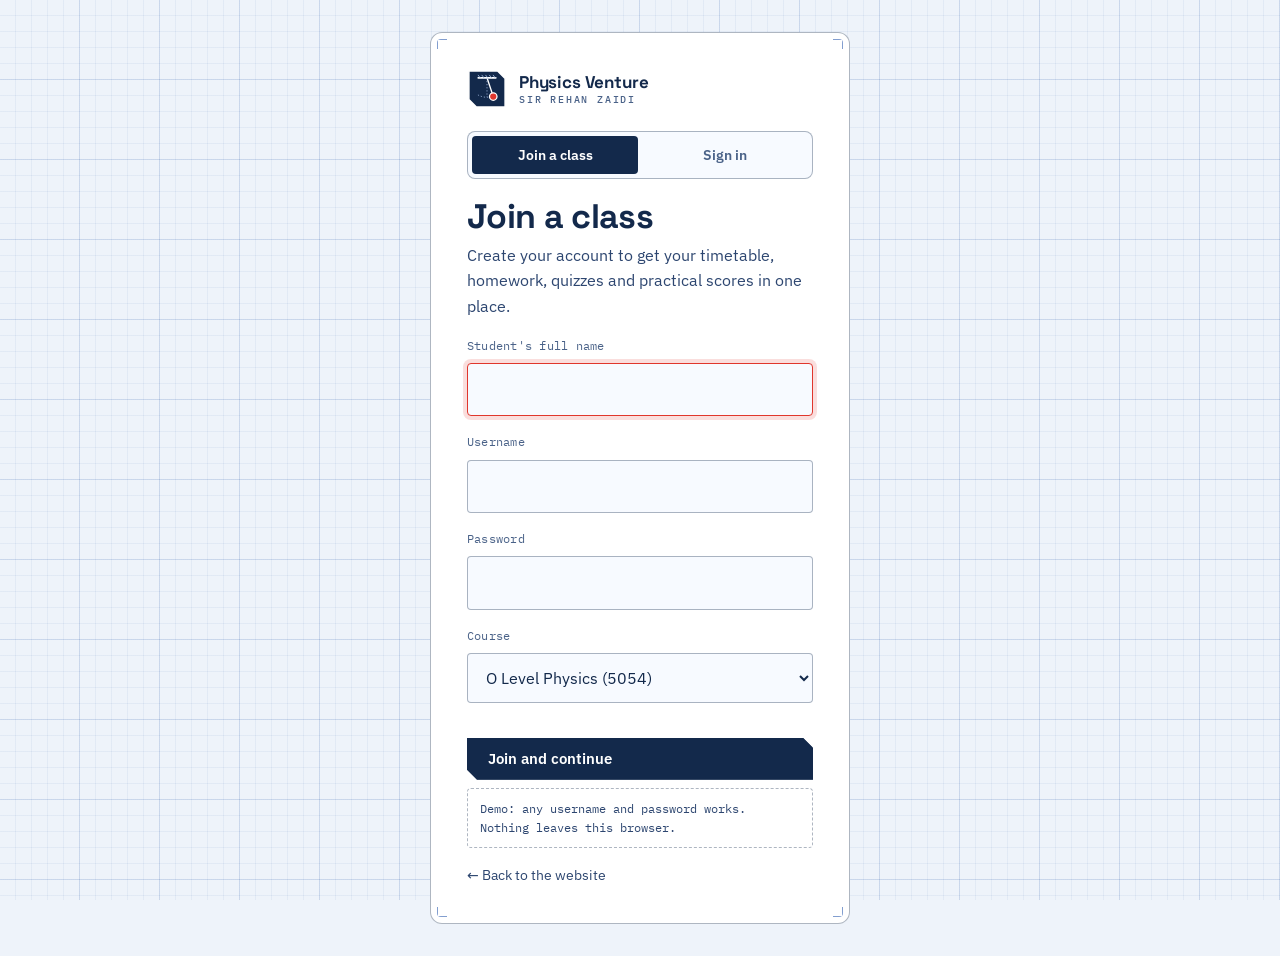
<file: join.html>
<!doctype html>
<html lang="en">
  <head>
    <meta charset="UTF-8" />
    <meta name="viewport" content="width=device-width, initial-scale=1.0, viewport-fit=cover" />
    <title>Join a class | Physics Venture</title>
    <meta name="description" content="Join an O & A Level Physics class with Sir Rehan Zaidi, or sign in to see your timetable, homework, quizzes, practical scores and results." />
    <meta name="robots" content="noindex" />
    <meta name="theme-color" content="#eef3fa" />
    <link rel="manifest" href="./manifest.webmanifest" />
    <link rel="icon" href="./icons/icon.svg" type="image/svg+xml" />
    <script>
      try {
        var q = /[?&]theme=(night|blueprint)/.exec(location.search);
        if ((q ? q[1] : localStorage.getItem('theme')) === 'night') document.documentElement.dataset.theme = 'night';
      } catch (e) {}
    </script>
    <style>
      html { background: #eef3fa; color: #13294b; }
      html[data-theme='night'] { background: #0b1a33; color: #e7eefb; }
    </style>
    <script type="module" crossorigin src="./assets/join-C6Fs4OMz.js"></script>
    <link rel="modulepreload" crossorigin href="./assets/shared-D548Vmmj.js">
    <link rel="stylesheet" crossorigin href="./assets/join-DHAA1wVr.css">
  </head>
  <body>
    <svg width="0" height="0" style="position:absolute" aria-hidden="true">
      <symbol id="mark" viewBox="0 0 64 64">
        <path d="M3 3h46l12 12v46H15L3 49z" fill="#13294b" stroke="#ffffff" stroke-width="2.5" />
        <path d="M18 14h28" stroke="#ffffff" stroke-width="2.8" stroke-linecap="round" />
        <path d="M21 14l-3-4M27 14l-3-4M33 14l-3-4M39 14l-3-4M45 14l-3-4" stroke="#9fb6da" stroke-width="1.4" stroke-linecap="round" />
        <path d="M32 14l9 27" stroke="#ffffff" stroke-width="2.2" stroke-linecap="round" />
        <path d="M32 14v31" stroke="#9fb6da" stroke-width="1.3" stroke-dasharray="2 3" />
        <path d="M17.5 41.5a30 30 0 0 0 29 0" fill="none" stroke="#9fb6da" stroke-width="1.4" stroke-dasharray="2 3" />
        <circle cx="42" cy="44" r="6" fill="#e0362c" stroke="#ffffff" stroke-width="2" />
      </symbol>
    </svg>
    <div class="bg-fx" aria-hidden="true"></div>

    <!-- ============ JOIN / SIGN IN ============ -->
    <main class="login" id="login" hidden>
      <form class="login-card card" id="loginForm" data-mode="join" novalidate>
        <a href="./" class="brand" aria-label="Back to home">
          <svg class="logo-mk"><use href="#mark" /></svg>
          <span class="brand-name"><span data-cfg="teacher.brand"></span><small data-cfg="teacher.name"></small></span>
        </a>
        <div class="seg l-modes" role="tablist" aria-label="Join or sign in">
          <button type="button" role="tab" data-mode="join">Join a class</button>
          <button type="button" role="tab" data-mode="signin">Sign in</button>
        </div>
        <h1 id="lTitle">Join a class</h1>
        <p id="lSub">Create your account to get your timetable, homework, quizzes and practical scores in one place.</p>
        <label class="fld join-only"><span class="mono">Student's full name</span><input id="lName" name="name" autocomplete="name" /></label>
        <label class="fld"><span class="mono">Username</span><input id="lUser" name="username" autocomplete="username" autocapitalize="off" spellcheck="false" required /></label>
        <label class="fld"><span class="mono">Password</span><input id="lPass" name="password" type="password" autocomplete="new-password" required /></label>
        <label class="fld join-only"><span class="mono">Course</span><select id="lCourse" name="course"></select></label>
        <p class="l-err" id="lErr" role="alert"></p>
        <button class="btn btn-primary" type="submit" id="lGo">Join and continue</button>
        <p class="l-demo mono">Demo: any username and password works. Nothing leaves this browser.</p>
        <a class="l-back" href="./">← Back to the website</a>
      </form>
    </main>

    <!-- ============ STUDENT AREA ============ -->
    <div class="app" id="app" hidden>
      <header class="pt-top glass">
        <a href="./" class="brand" aria-label="Back to the website">
          <svg class="logo-mk"><use href="#mark" /></svg>
          <span class="brand-name"><span data-cfg="teacher.brand"></span><small data-cfg="teacher.name"></small></span>
        </a>
        <div class="pt-right">
          <button class="tgl" id="themeBtn" type="button" role="switch" aria-checked="false" aria-label="Night blueprint theme">
            <i class="st s1"></i><i class="st s2"></i><i class="st s3"></i><i class="st s4"></i>
            <span class="tgl-knob">
              <svg class="moon" viewBox="0 0 24 24" fill="currentColor"><path d="M20 14.6A8.2 8.2 0 0 1 9.4 4a8.2 8.2 0 1 0 10.6 10.6z" /></svg>
              <svg class="sun" viewBox="0 0 24 24" fill="none" stroke="currentColor" stroke-width="2.2" stroke-linecap="round"><circle cx="12" cy="12" r="4" fill="currentColor" /><path d="M12 2.2v2.4M12 19.4v2.4M2.2 12h2.4M19.4 12h2.4M5.1 5.1l1.7 1.7M17.2 17.2l1.7 1.7M5.1 18.9l1.7-1.7M17.2 6.8l1.7-1.7" /></svg>
            </span>
          </button>
          <a class="who" id="who" href="#/profile" aria-label="Your profile"></a>
        </div>
      </header>
      <div class="pt-body">
        <nav class="pt-nav" id="nav" aria-label="Student area"></nav>
        <main class="pt-main" id="view" tabindex="-1"></main>
      </div>
    </div>

    <div class="pt-toast" id="toast" role="status" aria-live="polite"></div>

  </body>
</html>
</file>
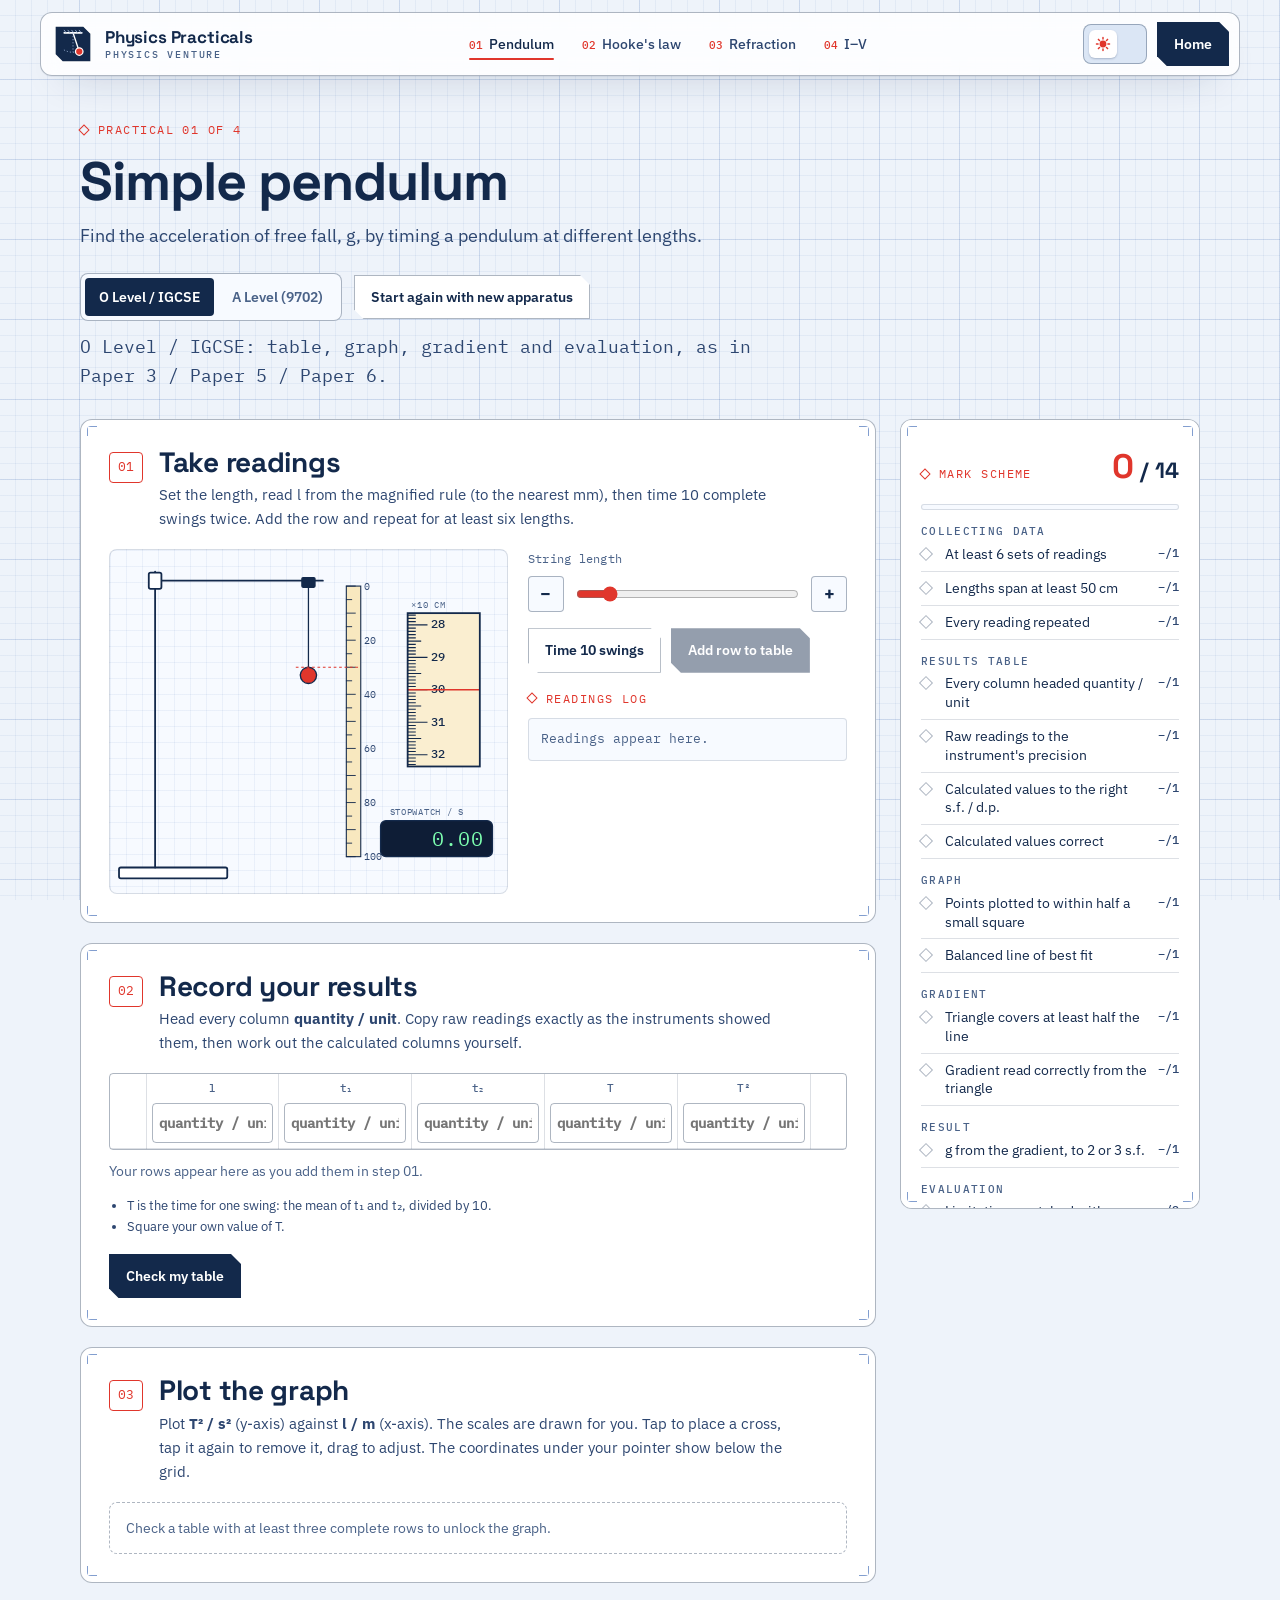
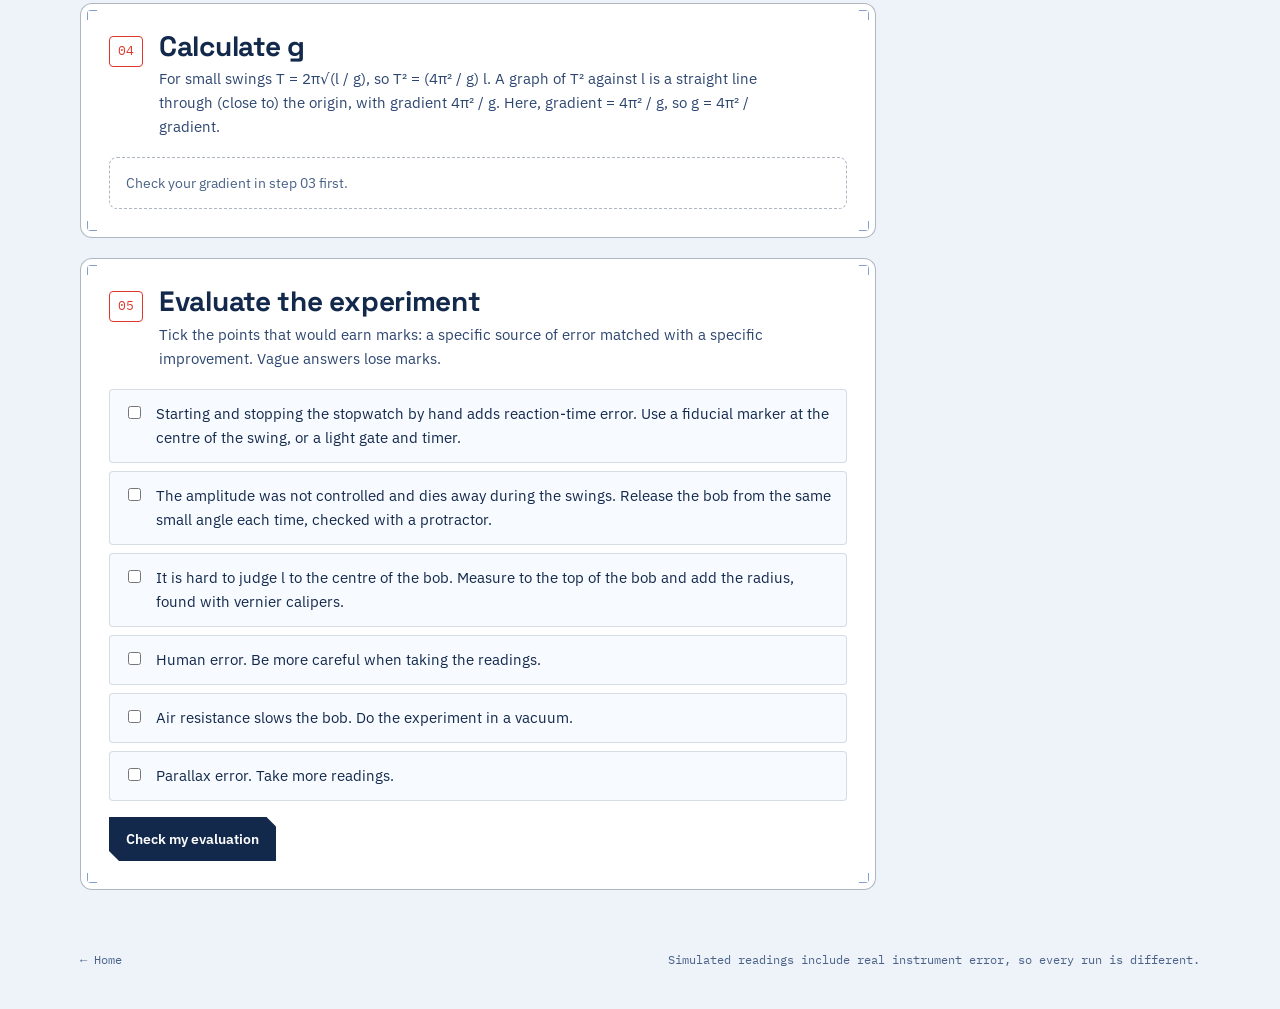
<file: practicals.html>
<!doctype html>
<html lang="en">
  <head>
    <meta charset="UTF-8" />
    <meta name="viewport" content="width=device-width, initial-scale=1.0, viewport-fit=cover" />
    <title>Physics Practicals | O & A Level Practical Paper Practice</title>
    <meta name="description" content="Free exam-style physics practicals for O Level, IGCSE and A Level (5054, 0625, 9702): take readings, record a results table, plot the graph, find the gradient and evaluate, marked the way Cambridge marks it." />
    <meta name="theme-color" content="#eef3fa" />
    <link rel="manifest" href="./manifest.webmanifest" />
    <link rel="icon" href="./icons/icon.svg" type="image/svg+xml" />
    <script>
      try {
        var q = /[?&]theme=(night|blueprint)/.exec(location.search);
        if ((q ? q[1] : localStorage.getItem('theme')) === 'night') document.documentElement.dataset.theme = 'night';
        document.documentElement.dataset.level = localStorage.getItem('pr-level') === 'A' ? 'A' : 'O';
      } catch (e) {}
    </script>
    <style>
      html { background: #eef3fa; color: #13294b; }
      html[data-theme='night'] { background: #0b1a33; color: #e7eefb; }
    </style>
    <script type="module" crossorigin src="./assets/practicals-BtuZLh_8.js"></script>
    <link rel="modulepreload" crossorigin href="./assets/shared-D548Vmmj.js">
    <link rel="modulepreload" crossorigin href="./assets/header-vVzqOU5O.js">
    <link rel="stylesheet" crossorigin href="./assets/practicals-CPnb5XvN.css">
  </head>
  <body>
    <svg width="0" height="0" style="position:absolute" aria-hidden="true">
      <symbol id="mark" viewBox="0 0 64 64">
        <path d="M3 3h46l12 12v46H15L3 49z" fill="#13294b" stroke="#ffffff" stroke-width="2.5" />
        <path d="M18 14h28" stroke="#ffffff" stroke-width="2.8" stroke-linecap="round" />
        <path d="M21 14l-3-4M27 14l-3-4M33 14l-3-4M39 14l-3-4M45 14l-3-4" stroke="#9fb6da" stroke-width="1.4" stroke-linecap="round" />
        <path d="M32 14l9 27" stroke="#ffffff" stroke-width="2.2" stroke-linecap="round" />
        <path d="M32 14v31" stroke="#9fb6da" stroke-width="1.3" stroke-dasharray="2 3" />
        <path d="M17.5 41.5a30 30 0 0 0 29 0" fill="none" stroke="#9fb6da" stroke-width="1.4" stroke-dasharray="2 3" />
        <circle cx="42" cy="44" r="6" fill="#e0362c" stroke="#ffffff" stroke-width="2" />
      </symbol>
      <symbol id="i-arrow" viewBox="0 0 24 24"><path d="M5 12h14M13 6l6 6-6 6" fill="none" stroke="currentColor" stroke-width="2.2" stroke-linecap="round" stroke-linejoin="round" /></symbol>
    </svg>

    <div class="bg-fx" aria-hidden="true"></div>

    <header class="nav" id="nav">
      <div class="nav-bar glass">
        <a href="./" class="brand" aria-label="Back to home">
          <svg class="logo-mk"><use href="#mark" /></svg>
          <span class="brand-name">Physics Practicals<small data-cfg="teacher.brand"></small></span>
        </a>
        <nav class="nav-links pr-tabs" aria-label="Practicals">
          <a href="#pendulum" data-exp="pendulum"><i class="mono">01</i>Pendulum</a>
          <a href="#spring" data-exp="spring"><i class="mono">02</i>Hooke's law</a>
          <a href="#refraction" data-exp="refraction"><i class="mono">03</i>Refraction</a>
          <a href="#iv" data-exp="iv"><i class="mono">04</i>I–V</a>
        </nav>
        <div class="nav-cta">
          <button class="tgl" id="themeBtn" type="button" role="switch" aria-checked="false" aria-label="Night blueprint theme">
            <i class="st s1"></i><i class="st s2"></i><i class="st s3"></i><i class="st s4"></i>
            <span class="tgl-knob">
              <svg class="moon" viewBox="0 0 24 24" fill="currentColor"><path d="M20 14.6A8.2 8.2 0 0 1 9.4 4a8.2 8.2 0 1 0 10.6 10.6z" /></svg>
              <svg class="sun" viewBox="0 0 24 24" fill="none" stroke="currentColor" stroke-width="2.2" stroke-linecap="round"><circle cx="12" cy="12" r="4" fill="currentColor" /><path d="M12 2.2v2.4M12 19.4v2.4M2.2 12h2.4M19.4 12h2.4M5.1 5.1l1.7 1.7M17.2 17.2l1.7 1.7M5.1 18.9l1.7-1.7M17.2 6.8l1.7-1.7" /></svg>
            </span>
          </button>
          <a class="btn btn-primary btn-sm nav-join" href="./">Home</a>
          <button class="menu-btn" id="menuBtn" type="button" aria-expanded="false" aria-controls="menuPanel" aria-label="Open menu"><span></span><span></span></button>
        </div>
      </div>
      <div class="menu-panel glass" id="menuPanel" hidden>
        <nav aria-label="Practicals (mobile)">
          <a href="#pendulum">01 Simple pendulum <svg><use href="#i-arrow" /></svg></a>
          <a href="#spring">02 Hooke's law <svg><use href="#i-arrow" /></svg></a>
          <a href="#refraction">03 Refraction <svg><use href="#i-arrow" /></svg></a>
          <a href="#iv">04 I–V characteristic <svg><use href="#i-arrow" /></svg></a>
        </nav>
        <div class="menu-actions">
          <a class="ma-lab" href="./">Back to the home page</a>
        </div>
      </div>
    </header>

    <main class="pr-main" id="top">
      <section class="pr-hero wrap">
        <span class="eyebrow" id="prEyebrow">Physics Practicals</span>
        <h1 id="prTitle">Physics Practicals</h1>
        <p id="prAim"></p>
        <div class="pr-opts">
          <div class="seg" id="levelSeg" role="group" aria-label="Level">
            <button type="button" data-level="O">O Level / IGCSE</button>
            <button type="button" data-level="A">A Level (9702)</button>
          </div>
          <button class="btn btn-sm" type="button" id="resetBtn">Start again with new apparatus</button>
        </div>
        <p class="pr-level-note mono" id="levelNote"></p>
      </section>

      <div class="pr-layout wrap">
        <div class="pr-steps" id="practical"></div>
        <aside class="pr-marks card" id="marks" aria-live="polite" aria-label="Mark scheme"></aside>
      </div>
    </main>

    <footer class="pr-foot wrap mono">
      <a href="./">← Home</a>
      <span>Simulated readings include real instrument error, so every run is different.</span>
    </footer>

  </body>
</html>
</file>
<file: assets/main-v0RJwCN3.css>
@font-face{font-family:Space Grotesk Variable;font-style:normal;font-display:swap;font-weight:300 700;src:url(./space-grotesk-vietnamese-wght-normal-D0rl6rjA.woff2) format("woff2-variations");unicode-range:U+0102-0103,U+0110-0111,U+0128-0129,U+0168-0169,U+01A0-01A1,U+01AF-01B0,U+0300-0301,U+0303-0304,U+0308-0309,U+0323,U+0329,U+1EA0-1EF9,U+20AB}@font-face{font-family:Space Grotesk Variable;font-style:normal;font-display:swap;font-weight:300 700;src:url(./space-grotesk-latin-ext-wght-normal-D9tNdqV9.woff2) format("woff2-variations");unicode-range:U+0100-02BA,U+02BD-02C5,U+02C7-02CC,U+02CE-02D7,U+02DD-02FF,U+0304,U+0308,U+0329,U+1D00-1DBF,U+1E00-1E9F,U+1EF2-1EFF,U+2020,U+20A0-20AB,U+20AD-20C0,U+2113,U+2C60-2C7F,U+A720-A7FF}@font-face{font-family:Space Grotesk Variable;font-style:normal;font-display:swap;font-weight:300 700;src:url(./space-grotesk-latin-wght-normal-BhU9QXUp.woff2) format("woff2-variations");unicode-range:U+0000-00FF,U+0131,U+0152-0153,U+02BB-02BC,U+02C6,U+02DA,U+02DC,U+0304,U+0308,U+0329,U+2000-206F,U+20AC,U+2122,U+2191,U+2193,U+2212,U+2215,U+FEFF,U+FFFD}@font-face{font-family:IBM Plex Sans Variable;font-style:normal;font-display:swap;font-weight:100 700;src:url(./ibm-plex-sans-cyrillic-ext-wght-normal-d45eAU9y.woff2) format("woff2-variations");unicode-range:U+0460-052F,U+1C80-1C8A,U+20B4,U+2DE0-2DFF,U+A640-A69F,U+FE2E-FE2F}@font-face{font-family:IBM Plex Sans Variable;font-style:normal;font-display:swap;font-weight:100 700;src:url(./ibm-plex-sans-cyrillic-wght-normal-BAAhND-U.woff2) format("woff2-variations");unicode-range:U+0301,U+0400-045F,U+0490-0491,U+04B0-04B1,U+2116}@font-face{font-family:IBM Plex Sans Variable;font-style:normal;font-display:swap;font-weight:100 700;src:url(./ibm-plex-sans-greek-wght-normal-CmyJS8uq.woff2) format("woff2-variations");unicode-range:U+0370-0377,U+037A-037F,U+0384-038A,U+038C,U+038E-03A1,U+03A3-03FF}@font-face{font-family:IBM Plex Sans Variable;font-style:normal;font-display:swap;font-weight:100 700;src:url(./ibm-plex-sans-vietnamese-wght-normal-Dg1JeJN0.woff2) format("woff2-variations");unicode-range:U+0102-0103,U+0110-0111,U+0128-0129,U+0168-0169,U+01A0-01A1,U+01AF-01B0,U+0300-0301,U+0303-0304,U+0308-0309,U+0323,U+0329,U+1EA0-1EF9,U+20AB}@font-face{font-family:IBM Plex Sans Variable;font-style:normal;font-display:swap;font-weight:100 700;src:url(./ibm-plex-sans-latin-ext-wght-normal-CIII54If.woff2) format("woff2-variations");unicode-range:U+0100-02BA,U+02BD-02C5,U+02C7-02CC,U+02CE-02D7,U+02DD-02FF,U+0304,U+0308,U+0329,U+1D00-1DBF,U+1E00-1E9F,U+1EF2-1EFF,U+2020,U+20A0-20AB,U+20AD-20C0,U+2113,U+2C60-2C7F,U+A720-A7FF}@font-face{font-family:IBM Plex Sans Variable;font-style:normal;font-display:swap;font-weight:100 700;src:url(./ibm-plex-sans-latin-wght-normal-IvpUvPa2.woff2) format("woff2-variations");unicode-range:U+0000-00FF,U+0131,U+0152-0153,U+02BB-02BC,U+02C6,U+02DA,U+02DC,U+0304,U+0308,U+0329,U+2000-206F,U+20AC,U+2122,U+2191,U+2193,U+2212,U+2215,U+FEFF,U+FFFD}@font-face{font-family:IBM Plex Mono;font-style:normal;font-display:swap;font-weight:400;src:url(./ibm-plex-mono-cyrillic-ext-400-normal-xuaO2J-f.woff2) format("woff2"),url(./ibm-plex-mono-cyrillic-ext-400-normal-DMdlQ8Kv.woff) format("woff");unicode-range:U+0460-052F,U+1C80-1C8A,U+20B4,U+2DE0-2DFF,U+A640-A69F,U+FE2E-FE2F}@font-face{font-family:IBM Plex Mono;font-style:normal;font-display:swap;font-weight:400;src:url(./ibm-plex-mono-cyrillic-400-normal-BSMlKf0J.woff2) format("woff2"),url(./ibm-plex-mono-cyrillic-400-normal-CEL4l2ZJ.woff) format("woff");unicode-range:U+0301,U+0400-045F,U+0490-0491,U+04B0-04B1,U+2116}@font-face{font-family:IBM Plex Mono;font-style:normal;font-display:swap;font-weight:400;src:url(./ibm-plex-mono-vietnamese-400-normal-BulugwFq.woff2) format("woff2"),url(./ibm-plex-mono-vietnamese-400-normal-DDuiU_S-.woff) format("woff");unicode-range:U+0102-0103,U+0110-0111,U+0128-0129,U+0168-0169,U+01A0-01A1,U+01AF-01B0,U+0300-0301,U+0303-0304,U+0308-0309,U+0323,U+0329,U+1EA0-1EF9,U+20AB}@font-face{font-family:IBM Plex Mono;font-style:normal;font-display:swap;font-weight:400;src:url(./ibm-plex-mono-latin-ext-400-normal-BmRBH3aV.woff2) format("woff2"),url(./ibm-plex-mono-latin-ext-400-normal-D3D2R8hC.woff) format("woff");unicode-range:U+0100-02BA,U+02BD-02C5,U+02C7-02CC,U+02CE-02D7,U+02DD-02FF,U+0304,U+0308,U+0329,U+1D00-1DBF,U+1E00-1E9F,U+1EF2-1EFF,U+2020,U+20A0-20AB,U+20AD-20C0,U+2113,U+2C60-2C7F,U+A720-A7FF}@font-face{font-family:IBM Plex Mono;font-style:normal;font-display:swap;font-weight:400;src:url(./ibm-plex-mono-latin-400-normal-DMJ8VG8y.woff2) format("woff2"),url(./ibm-plex-mono-latin-400-normal-CvHOgSBP.woff) format("woff");unicode-range:U+0000-00FF,U+0131,U+0152-0153,U+02BB-02BC,U+02C6,U+02DA,U+02DC,U+0304,U+0308,U+0329,U+2000-206F,U+20AC,U+2122,U+2191,U+2193,U+2212,U+2215,U+FEFF,U+FFFD}@font-face{font-family:IBM Plex Mono;font-style:normal;font-display:swap;font-weight:500;src:url(./ibm-plex-mono-cyrillic-ext-500-normal-BqneJy0T.woff2) format("woff2"),url(./ibm-plex-mono-cyrillic-ext-500-normal-BIfNGwUT.woff) format("woff");unicode-range:U+0460-052F,U+1C80-1C8A,U+20B4,U+2DE0-2DFF,U+A640-A69F,U+FE2E-FE2F}@font-face{font-family:IBM Plex Mono;font-style:normal;font-display:swap;font-weight:500;src:url(./ibm-plex-mono-cyrillic-500-normal-Bq9vWWag.woff2) format("woff2"),url(./ibm-plex-mono-cyrillic-500-normal-Ael50iVv.woff) format("woff");unicode-range:U+0301,U+0400-045F,U+0490-0491,U+04B0-04B1,U+2116}@font-face{font-family:IBM Plex Mono;font-style:normal;font-display:swap;font-weight:500;src:url(./ibm-plex-mono-vietnamese-500-normal-DZ4AoWbu.woff2) format("woff2"),url(./ibm-plex-mono-vietnamese-500-normal-C8zxqsMH.woff) format("woff");unicode-range:U+0102-0103,U+0110-0111,U+0128-0129,U+0168-0169,U+01A0-01A1,U+01AF-01B0,U+0300-0301,U+0303-0304,U+0308-0309,U+0323,U+0329,U+1EA0-1EF9,U+20AB}@font-face{font-family:IBM Plex Mono;font-style:normal;font-display:swap;font-weight:500;src:url(./ibm-plex-mono-latin-ext-500-normal-CAhNIIs5.woff2) format("woff2"),url(./ibm-plex-mono-latin-ext-500-normal-CZ70TYgx.woff) format("woff");unicode-range:U+0100-02BA,U+02BD-02C5,U+02C7-02CC,U+02CE-02D7,U+02DD-02FF,U+0304,U+0308,U+0329,U+1D00-1DBF,U+1E00-1E9F,U+1EF2-1EFF,U+2020,U+20A0-20AB,U+20AD-20C0,U+2113,U+2C60-2C7F,U+A720-A7FF}@font-face{font-family:IBM Plex Mono;font-style:normal;font-display:swap;font-weight:500;src:url(./ibm-plex-mono-latin-500-normal-DSY6xOcd.woff2) format("woff2"),url(./ibm-plex-mono-latin-500-normal-CB9ihrfo.woff) format("woff");unicode-range:U+0000-00FF,U+0131,U+0152-0153,U+02BB-02BC,U+02C6,U+02DA,U+02DC,U+0304,U+0308,U+0329,U+2000-206F,U+20AC,U+2122,U+2191,U+2193,U+2212,U+2215,U+FEFF,U+FFFD}:root{--ink-900: #13294b;--ink-700: #2d4670;--ink-500: #4a6288;--red-ink: #e0362c;--blue-pencil: #1d4fa8;--white: #ffffff;--bg: #eef3fa;--bg-2: #f7faff;--surface: rgba(255, 255, 255, .86);--surface-2: #ffffff;--surface-solid: #ffffff;--line: rgba(19, 41, 75, .14);--line-strong: rgba(19, 41, 75, .34);--rule: #13294b;--grid-minor: rgba(29, 79, 168, .06);--grid-major: rgba(29, 79, 168, .12);--ink: #13294b;--ink-2: #2d4670;--ink-3: #4a6288;--accent: var(--red-ink);--accent-2: var(--blue-pencil);--accent-ink: #ffffff;--accent-rgb: 224, 54, 44;--pencil-rgb: 29, 79, 168;--glow: rgba(224, 54, 44, .16);--ok: #1d8656;--warn: #a35f00;--bad: #c62828;--btn-bg: #13294b;--btn-ink: #ffffff;--btn-arr-bg: #e0362c;--btn-arr-ink: #ffffff;--font-display: "Space Grotesk Variable", "Space Grotesk", system-ui, sans-serif;--font-body: "IBM Plex Sans Variable", "IBM Plex Sans", system-ui, sans-serif;--font-mono: "IBM Plex Mono", ui-monospace, monospace;--r-sm: 4px;--r: 8px;--r-lg: 12px;--cut: 10px;--shadow: 0 1px 0 rgba(19, 41, 75, .05), 0 18px 40px -26px rgba(19, 41, 75, .45);--ease: cubic-bezier(.22, 1, .36, 1);--max: 1200px;--gutter: clamp(16px, 4vw, 40px);color-scheme:light}:root[data-theme=night]{--bg: #0b1a33;--bg-2: #0f2142;--surface: rgba(17, 38, 74, .78);--surface-2: #13284d;--surface-solid: #112548;--line: rgba(231, 238, 251, .12);--line-strong: rgba(231, 238, 251, .3);--rule: #b9c8e4;--grid-minor: rgba(127, 176, 255, .07);--grid-major: rgba(127, 176, 255, .14);--ink: #e7eefb;--ink-2: #b9c8e4;--ink-3: #8fa3c8;--accent: #ff5a4f;--accent-2: #7fb0ff;--accent-ink: #0b1a33;--accent-rgb: 255, 90, 79;--pencil-rgb: 127, 176, 255;--glow: rgba(255, 90, 79, .22);--ok: #44d39a;--warn: #ffb547;--bad: #ff6b6b;--btn-bg: #e7eefb;--btn-ink: #0b1a33;--btn-arr-bg: #ff5a4f;--btn-arr-ink: #0b1a33;--shadow: 0 20px 50px -24px rgba(0, 0, 0, .7);color-scheme:dark}*,*:before,*:after{box-sizing:border-box}html{-webkit-text-size-adjust:100%;scroll-behavior:auto}html.lenis,html.lenis body{height:auto}.lenis.lenis-smooth{scroll-behavior:auto!important}body{margin:0;background:var(--bg);color:var(--ink);font-family:var(--font-body);font-size:16px;line-height:1.6;overflow-x:hidden;-webkit-font-smoothing:antialiased;transition:background-color .5s var(--ease),color .5s var(--ease)}img,svg,canvas{display:block;max-width:100%}a{color:inherit;text-decoration:none}button,input,select,textarea{font:inherit;color:inherit}button{cursor:pointer;background:none;border:0;padding:0}h1,h2,h3,h4{font-family:var(--font-display);font-weight:700;line-height:1.04;letter-spacing:-.03em;margin:0}p{margin:0}sub,sup{font-size:.68em;line-height:0}:focus-visible{outline:2px solid var(--accent);outline-offset:3px;border-radius:4px}.sr-only{position:absolute;width:1px;height:1px;overflow:hidden;clip:rect(0 0 0 0);white-space:nowrap}.mono{font-family:var(--font-mono)}.wrap{width:100%;max-width:var(--max);margin:0 auto;padding:0 var(--gutter)}.bg-fx{position:fixed;inset:0;z-index:-1;pointer-events:none;background:radial-gradient(1200px 600px at 50% -10%,rgba(var(--pencil-rgb),.16),transparent 60%),linear-gradient(var(--bg),var(--bg))}.bg-fx:after{content:"";position:absolute;inset:0;background-image:linear-gradient(var(--line) 1px,transparent 1px),linear-gradient(90deg,var(--line) 1px,transparent 1px);background-size:64px 64px;mask-image:radial-gradient(ellipse at 50% 0%,#000 0%,transparent 70%);opacity:.5}.glass{background:var(--surface);border:1px solid var(--line);backdrop-filter:blur(16px) saturate(140%);-webkit-backdrop-filter:blur(16px) saturate(140%)}.cut{clip-path:polygon(0 0,calc(100% - var(--cut)) 0,100% var(--cut),100% 100%,var(--cut) 100%,0 calc(100% - var(--cut)))}.btn{--cut: 12px;position:relative;display:inline-flex;align-items:center;gap:14px;padding:8px 8px 8px 20px;font-weight:700;font-size:15px;border:1px solid var(--line-strong);background:var(--surface-2);color:var(--ink);clip-path:polygon(0 0,calc(100% - var(--cut)) 0,100% var(--cut),100% 100%,var(--cut) 100%,0 calc(100% - var(--cut)));transition:transform .3s var(--ease),background .3s var(--ease)}.btn .arr{display:grid;place-items:center;width:38px;height:38px;border-radius:8px;background:rgba(var(--pencil-rgb),.16);color:var(--accent);transition:transform .3s var(--ease)}.btn:hover{transform:translateY(-2px)}.btn:hover .arr{transform:translate(3px)}.btn-primary{background:linear-gradient(135deg,#fff,#dce9ff);color:var(--ink-900);border-color:transparent}.btn-primary .arr{background:var(--ink-900);color:#fff}:root:not([data-theme=night]) .btn-primary{background:linear-gradient(135deg,var(--ink-900),var(--ink-900));color:#fff}:root:not([data-theme=night]) .btn-primary .arr{background:#fff;color:var(--ink-900)}.btn-sm{padding:10px 16px;font-size:14px}.eyebrow{display:inline-flex;align-items:center;gap:10px;font-family:var(--font-mono);font-size:12px;letter-spacing:.14em;text-transform:uppercase;color:var(--accent)}.eyebrow:before{content:"";width:8px;height:8px;border:1.5px solid currentColor;transform:rotate(45deg)}.chip{display:inline-flex;align-items:center;gap:8px;padding:6px 12px;border-radius:10px;font-size:13px;border:1px solid var(--line);background:var(--surface);color:var(--ink-2)}.sec{position:relative;padding:clamp(80px,12vw,140px) 0}.sec-head{max-width:760px;margin-bottom:clamp(40px,6vw,64px)}.sec-head h2{font-size:clamp(34px,5.4vw,60px);margin-top:16px}.sec-head p{margin-top:18px;color:var(--ink-2);font-size:clamp(16px,1.6vw,18px)}.hl{color:var(--accent)}.card{position:relative;border-radius:var(--r-lg);border:1px solid var(--line);background:var(--surface);backdrop-filter:blur(10px);-webkit-backdrop-filter:blur(10px)}[data-reveal]{opacity:0;transform:translateY(28px)}.no-js [data-reveal],.reduced [data-reveal]{opacity:1;transform:none}@media (prefers-reduced-motion: reduce){*,*:before,*:after{animation-duration:.01ms!important;animation-iteration-count:1!important;transition-duration:.01ms!important}}.nav{position:fixed;top:12px;left:0;right:0;z-index:50;padding:0 var(--gutter);transition:transform .5s var(--ease)}.nav.hide{transform:translateY(-120%)}.nav-bar{max-width:var(--max);margin:0 auto;height:64px;display:flex;align-items:center;gap:24px;padding:0 10px 0 12px;border-radius:18px;box-shadow:var(--shadow);transition:background .4s var(--ease),border-color .4s var(--ease)}.nav.scrolled .nav-bar{background:var(--surface-2);border-color:var(--line-strong)}.brand{display:flex;align-items:center;gap:12px;flex-shrink:0}.logo-mk{width:40px;height:40px;filter:drop-shadow(0 0 12px var(--glow))}.brand-name{display:flex;flex-direction:column;font-family:var(--font-display);font-weight:700;font-size:17px;line-height:1.1;letter-spacing:-.01em}.brand-name small{font-family:var(--font-mono);font-weight:500;font-size:10px;letter-spacing:.18em;text-transform:uppercase;color:var(--ink-3);margin-top:3px}.nav-links{display:flex;gap:4px;margin:0 auto}.nav-links a{position:relative;padding:8px 12px;font-size:14px;font-weight:600;color:var(--ink-2);border-radius:10px;transition:color .25s,background .25s}.nav-links a:after{content:"";position:absolute;left:12px;right:12px;bottom:3px;height:2px;border-radius:2px;background:var(--accent);transform:scaleX(0);transform-origin:left;transition:transform .35s var(--ease)}.nav-links a:hover{color:var(--ink);background:rgba(var(--pencil-rgb),.08)}.nav-links a.active{color:var(--ink)}.nav-links a.active:after{transform:scaleX(1)}.nav-cta{display:flex;align-items:center;gap:10px;margin-left:auto}.nav-links+.nav-cta{margin-left:0}.tgl{position:relative;width:64px;height:40px;border-radius:12px;overflow:hidden;border:1px solid var(--line-strong);background:linear-gradient(135deg,#0b1b3f,#1b3a7a);transition:background .5s var(--ease)}.tgl .st{position:absolute;width:2px;height:2px;border-radius:50%;background:#fff;box-shadow:0 0 4px #fff;transition:opacity .4s,transform .5s var(--ease)}.tgl .s1{left:10px;top:10px}.tgl .s2{left:18px;top:26px;width:1.5px;height:1.5px}.tgl .s3{left:26px;top:14px;width:1.5px;height:1.5px}.tgl .s4{left:8px;top:30px}.tgl-knob{position:absolute;top:5px;right:5px;width:28px;height:28px;border-radius:8px;display:grid;place-items:center;background:#eef4ff;color:var(--ink-900);transition:transform .5s var(--ease),background .5s}.tgl-knob svg{width:16px;height:16px;position:absolute;transition:transform .5s var(--ease),opacity .3s}.tgl .sun{opacity:0;transform:rotate(-90deg) scale(.5)}:root:not([data-theme=night]) .tgl{background:linear-gradient(135deg,#9cc8ff,#dbeaff)}:root:not([data-theme=night]) .tgl .st{opacity:0;transform:translateY(8px)}:root:not([data-theme=night]) .tgl-knob{transform:translate(-24px);background:#fff;color:#1f6fe0}:root:not([data-theme=night]) .tgl .moon{opacity:0;transform:rotate(90deg) scale(.5)}:root:not([data-theme=night]) .tgl .sun{opacity:1;transform:none}.nav-join{clip-path:polygon(0 0,calc(100% - 10px) 0,100% 10px,100% 100%,10px 100%,0 calc(100% - 10px))}.menu-btn{display:none;position:relative;width:40px;height:40px;border-radius:12px;border:1px solid var(--line-strong);background:var(--surface-2)}.menu-btn span{position:absolute;left:11px;right:11px;height:2px;border-radius:2px;background:var(--ink);transition:transform .35s var(--ease),top .35s var(--ease)}.menu-btn span:first-child{top:15px}.menu-btn span:last-child{top:22px;left:17px}.menu-btn[aria-expanded=true] span:first-child{top:19px;transform:rotate(45deg)}.menu-btn[aria-expanded=true] span:last-child{top:19px;left:11px;transform:rotate(-45deg)}.menu-panel{max-width:var(--max);margin:10px auto 0;padding:10px;border-radius:18px;background:var(--surface-2);box-shadow:var(--shadow)}.menu-panel nav a{display:flex;justify-content:space-between;align-items:center;padding:16px 12px;font-weight:700;font-size:17px;border-bottom:1px solid var(--line)}.menu-panel nav a svg{width:18px;height:18px;color:var(--accent)}.menu-actions{display:grid;grid-template-columns:1fr 1fr;gap:8px;margin-top:12px}.menu-actions a{display:flex;align-items:center;justify-content:center;gap:8px;padding:13px;border-radius:10px;font-weight:700;font-size:14px}.menu-actions svg{width:18px;height:18px}.ma-wa{background:#25d366;color:#04220f}.ma-call{border:1px solid var(--line-strong)}.ma-lab{grid-column:1 / -1;background:linear-gradient(135deg,#fff,#cfe2ff);color:var(--ink-900)}@media (max-width: 1080px){.nav-links{display:none}.menu-btn{display:block}}@media (max-width: 560px){.nav-join{display:none}.nav-bar{gap:12px}}@media (max-width: 560px){.brand{flex-shrink:1;min-width:0}.brand-name{min-width:0}.brand-name>span,.brand-name small{overflow:hidden;text-overflow:ellipsis;white-space:nowrap}.nav-cta{flex-shrink:0}}@media (max-width: 400px){.brand-name small{display:none}.logo-mk{width:34px;height:34px}}.hero{position:relative;min-height:100svh;padding:110px 0 40px;overflow:hidden}#hero3d{position:absolute;inset:0;width:100%;height:100%;z-index:0}.hero-inner{position:relative;z-index:1;pointer-events:none}.hero-inner a,.hero-inner button{pointer-events:auto}.hero-chip{margin-top:20px}.dia{display:inline-block;width:9px;height:9px;transform:rotate(45deg);background:var(--accent);box-shadow:0 0 10px var(--accent)}.hero-title{margin-top:22px;font-size:clamp(52px,10vw,128px);line-height:.92;letter-spacing:-.055em;font-weight:800}.hero-title span{display:block}.hero-title .l2{background:linear-gradient(100deg,#fff 10%,#7cc0ff 55%,#4ea8ff 90%);-webkit-background-clip:text;background-clip:text;color:transparent}:root:not([data-theme=night]) .hero-title .l2{background-image:linear-gradient(100deg,#12285a 10%,#1f6fe0 70%)}.hero-sub{max-width:520px;margin-top:26px;font-size:clamp(16px,1.6vw,18px);color:var(--ink-2)}.hero-ctas{display:flex;flex-wrap:wrap;gap:12px;margin-top:30px}.hero-codes{display:flex;flex-wrap:wrap;gap:8px;margin-top:24px}.hero-codes span{padding:6px 10px;font-size:12px;border-left:2px solid var(--accent);background:var(--surface);color:var(--ink-2)}.hero-codes b{color:var(--accent);margin-right:6px;font-weight:600}.eq-card{width:min(420px,100%);margin-top:36px;padding:18px 20px;border-radius:var(--r);pointer-events:auto}.eq-top{display:flex;justify-content:space-between;font-size:11px;letter-spacing:.14em;text-transform:uppercase;color:var(--ink-3)}.eq-line{margin:14px 0 12px;min-height:34px;font-size:clamp(17px,2.2vw,22px);white-space:nowrap;overflow:hidden;text-overflow:clip}.eq-line:after{content:"";display:inline-block;width:10px;height:1.1em;vertical-align:-.2em;margin-left:3px;background:var(--accent);animation:blink 1s steps(2) infinite}@keyframes blink{50%{opacity:0}}.eq-topic{font-size:14px;color:var(--ink-3)}.eq-prog{height:2px;margin-top:14px;background:var(--line)}.eq-prog i{display:block;height:100%;width:0;background:linear-gradient(90deg,#fff,var(--accent))}.hero-hint{display:flex;align-items:center;gap:10px;width:min(420px,100%);margin-top:18px;font-size:11px;color:var(--ink-3)}.scroll-cue{margin-left:auto;letter-spacing:.2em;text-transform:uppercase}.ribbons{--rb-h: 56px;position:relative;height:clamp(170px,19vw,220px);margin:-20px 0 0;overflow:hidden;z-index:2;--rb-s1: #ffffff;--rb-s2: #e4eeff;--rb-s3: #b9cff2;--rb-ink: #0b1b3f;--rb-sym: #1f6fe0;--rb-b1: #2a59b8;--rb-b2: #12285a;--rb-fold1: #8fa9d6;--rb-fold2: #c7d8f3}:root:not([data-theme=night]) .ribbons{--rb-s1: #1f3f86;--rb-s2: #12285a;--rb-s3: #0b1b3f;--rb-ink: #ffffff;--rb-sym: #9cc8ff;--rb-b1: #7cc0ff;--rb-b2: #4ea8ff;--rb-fold1: #050f2a;--rb-fold2: #0b1b3f}.rb-svg{position:absolute;inset:0;width:100%;height:100%;overflow:visible;filter:drop-shadow(0 14px 22px rgba(0,0,0,.45))}.rb-s1{stop-color:var(--rb-s1)}.rb-s2{stop-color:var(--rb-s2)}.rb-s3{stop-color:var(--rb-s3)}.rb-b1{stop-color:var(--rb-b1)}.rb-b2{stop-color:var(--rb-b2)}.rb-back{opacity:.9}.rb-edge{fill:none;stroke:var(--rb-sym);stroke-width:1.5;stroke-dasharray:2 6;opacity:.55}.rb-sheen{mix-blend-mode:soft-light;pointer-events:none}.rb-text{font-family:var(--font-display);font-weight:800;letter-spacing:.06em;white-space:pre;fill:var(--rb-ink)}.rb-text .rb-sym{font-family:var(--font-mono);font-weight:600;letter-spacing:0;fill:var(--rb-sym)}.rb-text .rb-dot{fill:var(--rb-sym);font-size:.6em}.rb-fold{position:absolute;top:50%;z-index:2;width:clamp(20px,2.2vw,28px);height:calc(var(--rb-h) + 14px);transform:translateY(-50%) scaleX(0);background:linear-gradient(180deg,var(--rb-fold1),var(--rb-fold2) 50%,var(--rb-fold1));transition:transform .6s .2s var(--ease)}.ribbons.in .rb-fold,.reduced .rb-fold{transform:translateY(-50%) scaleX(1)}.rb-fold.l{right:calc(50% + clamp(80px,9vw,108px)/2 - 6px);transform-origin:right center;clip-path:polygon(0 7px,100% 0,100% 100%,0 calc(100% - 7px))}.rb-fold.r{left:calc(50% + clamp(80px,9vw,108px)/2 - 6px);transform-origin:left center;clip-path:polygon(0 0,100% 7px,100% calc(100% - 7px),0 100%)}.ribbons .rb-badge{transition:transform .7s var(--ease),opacity .5s}.ribbons:not(.in) .rb-badge{transform:translate(-50%,-50%) scale(.6) rotate(-20deg);opacity:0}.reduced .ribbons .rb-badge{transform:translate(-50%,-50%);opacity:1}.ribbons.in .rb-badge .oct path:first-child{animation:badgeGlow 3.2s ease-in-out infinite}@keyframes badgeGlow{50%{stroke:#fff}}.rb-badge{position:absolute;left:50%;top:50%;z-index:3;width:clamp(80px,9vw,108px);aspect-ratio:1;transform:translate(-50%,-50%);display:grid;place-items:center;filter:drop-shadow(0 0 28px var(--glow))}.rb-badge .oct{position:absolute;inset:0;width:100%;height:100%}.rb-badge .oct path{fill:#071230;stroke:#7cc0ff;stroke-width:3}.rb-badge .oct path.in{fill:none;stroke:rgba(var(--pencil-rgb),.4);stroke-width:1.2}.rb-badge .logo-mk{position:relative;width:56%;height:56%}@media (max-width: 720px){.hero{padding-top:96px}.hero-hint{display:none}}.about-grid{display:grid;grid-template-columns:minmax(0,.9fr) minmax(0,1.1fr);gap:clamp(32px,6vw,80px);align-items:center}.t-card{position:relative;border-radius:28px;border:1px solid var(--line);background:linear-gradient(180deg,var(--surface-2),var(--surface));padding:14px;overflow:hidden}.t-orbit{position:relative;aspect-ratio:1 / 1.05;display:grid;place-items:center}.t-orbit .ring{position:absolute;border-radius:50%;border:1px solid var(--line-strong)}.t-orbit .r1{width:62%;aspect-ratio:1}.t-orbit .r2{width:86%;aspect-ratio:1;border-style:dashed;animation:spin 40s linear infinite}.t-logo{width:46%;height:auto;aspect-ratio:1;filter:drop-shadow(0 0 40px var(--glow))}.electron{position:absolute;width:10px;height:10px;border-radius:50%;background:var(--accent);box-shadow:0 0 14px var(--accent);top:50%;left:50%}.e1{animation:orbit1 7s linear infinite}.e2{animation:orbit2 11s linear infinite;background:#fff;box-shadow:0 0 14px #fff}@keyframes orbit1{0%{transform:rotate(0) translate(min(13vw,160px)) rotate(0)}to{transform:rotate(360deg) translate(min(13vw,160px)) rotate(-360deg)}}@keyframes orbit2{0%{transform:rotate(180deg) translate(min(18.5vw,225px))}to{transform:rotate(-180deg) translate(min(18.5vw,225px))}}@keyframes spin{to{transform:rotate(360deg)}}.fchip{position:absolute;padding:7px 11px;border-radius:8px;font-size:12px;border:1px solid var(--line);background:var(--surface-2);color:var(--ink-2);animation:bob 6s ease-in-out infinite}.fchip.f1{top:12%;left:8%}.fchip.f2{top:58%;left:4%;animation-delay:-2s}.fchip.f3{bottom:10%;right:6%;animation-delay:-4s}@keyframes bob{50%{transform:translateY(-10px)}}.t-id{display:flex;justify-content:space-between;align-items:center;padding:16px 18px;border-radius:16px}.t-id strong{display:block;font-family:var(--font-display);font-size:18px}.t-id span{font-size:13px;color:var(--ink-3)}.t-city{font-size:12px!important;letter-spacing:.2em;color:var(--accent)!important}.about-copy h2{font-size:clamp(32px,4.6vw,54px);margin:16px 0 22px}.about-copy>p{color:var(--ink-2);margin-bottom:14px}.facts{display:grid;grid-template-columns:1fr 1fr;gap:1px;margin:26px 0 0;border-radius:var(--r);overflow:hidden;border:1px solid var(--line);background:var(--line)}.facts div{padding:16px;background:var(--bg-2)}.facts dt{font-size:11px;letter-spacing:.14em;text-transform:uppercase;color:var(--accent)}.facts dd{margin:6px 0 0;font-weight:600;font-size:15px}.stats{display:grid;grid-template-columns:repeat(4,1fr);gap:14px;margin-top:clamp(48px,7vw,80px)}.stat{padding:22px;border-radius:var(--r);border:1px solid var(--line);background:var(--surface)}.stat b{display:block;font-family:var(--font-display);font-size:clamp(36px,4.6vw,52px);line-height:1;letter-spacing:-.04em}.stat span{display:block;margin-top:8px;font-size:14px;color:var(--ink-3)}.courses{display:grid;grid-template-columns:repeat(3,1fr);gap:18px}.course{display:flex;flex-direction:column;padding:14px 14px 22px;transition:transform .4s var(--ease),border-color .4s}.course:hover{transform:translateY(-6px);border-color:var(--line-strong)}.course>*:not(.c-art){padding:0 10px}.c-art{border-radius:14px;background:var(--bg-2);border:1px solid var(--line);padding:8px;margin-bottom:18px}.c-art svg{width:100%;height:auto}.art-label{font-family:var(--font-mono);font-size:11px;fill:var(--accent)}.art-label.small{font-size:9px;fill:var(--ink-3)}.c-art .box{fill:none;stroke:var(--line-strong)}.c-art .ps circle{fill:var(--accent)}.c-art .ps.liquid circle{fill:#9cc8ff}.c-art .ps.gas circle{fill:#fff}.c-art .axis{stroke:var(--ink-3);fill:none;stroke-width:1.5}.c-art .curve{fill:none;stroke:var(--accent);stroke-width:3;stroke-linecap:round;stroke-dasharray:400;stroke-dashoffset:400}.course.in .curve{animation:draw 2.4s var(--ease) forwards}@keyframes draw{to{stroke-dashoffset:0}}.c-art .eqp{fill:#fff;opacity:0}.course.in .eqp{animation:pop .5s 1.6s forwards}@keyframes pop{to{opacity:1}}.c-art .c{fill:#1b3a7a;stroke:#7cc0ff;stroke-width:2}.c-art .br{fill:#8a2f2f;stroke:#ff9e9e;stroke-width:2}.c-art .bond{stroke:var(--ink-2);stroke-width:3;fill:none}.c-art .at{font:700 11px var(--font-mono);fill:#fff}.c-art .arrow{fill:none;stroke:#fff;stroke-width:2;stroke-dasharray:200;stroke-dashoffset:200;marker-end:none}:root:not([data-theme=night]) .c-art .arrow{stroke:var(--ink-900)}.course.in .arrow.a1{animation:draw 1.4s .3s var(--ease) forwards}.course.in .arrow.a2{animation:draw 1s 1.4s var(--ease) forwards}.c-meta{display:flex;justify-content:space-between;font-size:12px;color:var(--ink-3)}.c-meta b{color:var(--accent);font-weight:600}.course h3{font-size:30px;margin:6px 0 12px}.course p{color:var(--ink-2);font-size:15px}.course ul{list-style:none;margin:18px 0 22px;display:grid;gap:10px;font-size:14px}.course li{position:relative;padding-left:20px}.course li:before{content:"";position:absolute;left:2px;top:8px;width:7px;height:7px;transform:rotate(45deg);background:var(--accent)}.c-link{margin-top:auto;display:inline-flex;align-items:center;gap:8px;font-weight:700;color:var(--accent)}.stack{display:grid;gap:24px}.step{position:sticky;top:100px;display:grid;grid-template-columns:auto minmax(0,1fr);gap:clamp(20px,4vw,48px);padding:clamp(24px,4vw,44px);background:linear-gradient(160deg,var(--surface-solid),var(--bg-2));box-shadow:var(--shadow);transform-origin:top center}.step .num{font-family:var(--font-display);font-weight:800;font-size:clamp(56px,8vw,104px);line-height:.85;color:transparent;-webkit-text-stroke:1.5px var(--accent)}.step h3{font-size:clamp(24px,3vw,34px)}.step p{margin:12px 0 20px;color:var(--ink-2);max-width:640px}.step code{display:block;padding:14px 16px;border-radius:10px;font-size:13px;color:var(--accent);background:rgba(var(--pencil-rgb),.08);border:1px solid var(--line);overflow-x:auto;white-space:nowrap}.lab-grid{display:grid;grid-template-columns:repeat(4,1fr);gap:16px}.lab-tile{display:block;padding:18px 20px 24px;transition:transform .4s var(--ease),border-color .4s}.lab-tile:hover{transform:translateY(-6px);border-color:var(--accent)}.lt-art{height:120px;display:grid;place-items:center;margin-bottom:14px;border-radius:12px;background:radial-gradient(circle at 50% 70%,rgba(var(--pencil-rgb),.18),transparent 70%)}.lt-art svg{height:100px;width:auto}.glass-l{fill:rgba(var(--pencil-rgb),.06);stroke:var(--ink-2);stroke-width:2;stroke-linejoin:round}.liq-a{fill:rgba(var(--pencil-rgb),.55)}.liq-p{fill:#ff69b48c;animation:pinkfade 3s ease-in-out infinite}@keyframes pinkfade{0%,30%{fill:rgba(var(--pencil-rgb),.25)}60%,to{fill:#ff69b499}}.bubbles circle{fill:#fff;opacity:.8;animation:rise 2s ease-in infinite}.bubbles circle:nth-child(2){animation-delay:-.7s}.bubbles circle:nth-child(3){animation-delay:-1.3s}@keyframes rise{0%{transform:translateY(0);opacity:.9}to{transform:translateY(-40px);opacity:0}}.drop{fill:#9cc8ff;animation:drip 1.4s ease-in infinite}@keyframes drip{0%{transform:translateY(0);opacity:1}to{transform:translateY(18px);opacity:0}}.spin{transform-origin:60px 48px;animation:spin 14s linear infinite}.atom{fill:var(--accent)}.flame{transform-origin:60px 80px;animation:flick .9s ease-in-out infinite alternate}.f-out{fill:#a335ff;opacity:.7}.f-in{fill:#ffd2ff}.lab-tile:nth-child(4):hover .f-out{fill:#39d98a}@keyframes flick{to{transform:scaleY(1.08) scaleX(.95)}}.lt-n{font-size:12px;color:var(--accent)}.lab-tile h3{font-size:22px;margin:6px 0 8px}.lab-tile p{font-size:14px;color:var(--ink-2)}.lab-cta{margin-top:32px;display:flex;justify-content:center}.tools{padding:clamp(18px,3vw,28px)}.tool-tabs{display:flex;gap:6px;padding:5px;border-radius:14px;background:var(--bg-2);border:1px solid var(--line);overflow-x:auto;scrollbar-width:none}.tool-tabs button{flex:1 0 auto;padding:10px 16px;border-radius:10px;font-weight:700;font-size:14px;color:var(--ink-3);white-space:nowrap;transition:background .25s,color .25s}.tool-tabs button[aria-selected=true]{background:var(--accent);color:var(--accent-ink)}.tool-panel{padding-top:22px}.fld{display:flex;flex-direction:column;gap:8px;position:relative}.fld>span{font-size:11px;letter-spacing:.12em;text-transform:uppercase;color:var(--ink-3)}.fld input,.fld select,.fld textarea{width:100%;padding:13px 14px;border-radius:12px;border:1px solid var(--line-strong);background:var(--bg-2);font-size:16px;transition:border-color .25s,box-shadow .25s}.fld input:focus,.fld select:focus,.fld textarea:focus{outline:none;border-color:var(--accent);box-shadow:0 0 0 4px var(--glow)}.fld textarea{resize:vertical}.tool-panel .fld input{font-family:var(--font-mono)}.quick{display:flex;flex-wrap:wrap;gap:6px;margin-top:12px}.quick button{padding:6px 10px;border-radius:8px;font-size:12px;border:1px solid var(--line);color:var(--ink-2);background:var(--surface)}.quick button:hover{border-color:var(--accent);color:var(--ink)}.row3{display:grid;grid-template-columns:repeat(auto-fit,minmax(180px,1fr));gap:12px}.tool-out{margin-top:18px;padding:18px;border-radius:14px;background:var(--bg-2);border:1px solid var(--line);min-height:80px;overflow-x:auto}.tool-out .big{font-family:var(--font-display);font-size:clamp(26px,4vw,38px);font-weight:800;letter-spacing:-.02em}.tool-out .big small{font-size:.5em;color:var(--ink-3);font-weight:600}.tool-out .steps{margin-top:10px;font-family:var(--font-mono);font-size:13px;color:var(--ink-2);display:grid;gap:4px}.tool-out .err{color:var(--bad)}.tool-out table{width:100%;margin-top:12px;border-collapse:collapse;font-family:var(--font-mono);font-size:13px}.tool-out th,.tool-out td{text-align:left;padding:6px 8px;border-bottom:1px solid var(--line)}.tool-out th{color:var(--ink-3);font-weight:500}@media (max-width: 480px){.tool-out{padding:14px 12px}.tool-out th,.tool-out td{padding:6px 5px;font-size:12px}}.vault{padding:clamp(18px,3vw,28px)}.v-controls{display:flex;flex-wrap:wrap;gap:18px;align-items:flex-end}.v-group{display:flex;flex-direction:column;gap:8px}.v-group>span{font-size:11px;letter-spacing:.12em;text-transform:uppercase;color:var(--ink-3)}.v-group select{padding:10px 14px;border-radius:10px;border:1px solid var(--line-strong);background:var(--bg-2)}.seg{display:inline-flex;flex-wrap:wrap;max-width:100%;padding:4px;gap:4px;border-radius:12px;border:1px solid var(--line);background:var(--bg-2)}.seg button,.seg label span{display:block;padding:8px 14px;border-radius:8px;font-weight:700;font-size:14px;color:var(--ink-3);cursor:pointer;transition:background .25s,color .25s}.seg button.on,.seg input:checked+span{background:var(--accent);color:var(--accent-ink)}.seg label{position:relative}.seg input{position:absolute;inset:0;width:100%;height:100%;margin:0;opacity:0;pointer-events:none}.v-extra{display:grid;grid-template-columns:repeat(auto-fit,minmax(200px,1fr));gap:10px;margin:22px 0}.v-extra a{display:flex;justify-content:space-between;align-items:center;padding:14px 16px;border-radius:12px;border:1px solid var(--line);background:var(--bg-2);transition:border-color .25s}.v-extra a:hover{border-color:var(--accent)}.v-extra b{display:block;font-size:14px}.v-extra small{font-family:var(--font-mono);font-size:11px;color:var(--ink-3)}.v-papers{display:grid;gap:12px}.v-paper{display:grid;grid-template-columns:auto 1fr;gap:16px;padding:16px;border-radius:14px;border:1px solid var(--line)}.v-paper .pn{width:42px;height:42px;display:grid;place-items:center;border-radius:10px;font-family:var(--font-display);font-weight:800;font-size:20px;background:rgba(var(--pencil-rgb),.12);color:var(--accent)}.v-paper h4{font-size:18px}.v-paper small{color:var(--ink-3);font-size:13px}.v-vars{grid-column:1 / -1;display:flex;flex-wrap:wrap;gap:8px}.v-var{display:flex;align-items:center;gap:4px;padding:4px 4px 4px 12px;border-radius:10px;background:var(--bg-2);border:1px solid var(--line);font-family:var(--font-mono);font-size:13px}.v-var a{padding:5px 9px;border-radius:7px;font-size:11px;font-weight:600;background:var(--surface-2);border:1px solid var(--line)}.v-var a:hover{background:var(--accent);color:var(--accent-ink)}.v-note{margin-top:18px;font-size:12px;color:var(--ink-3)}.colleges{display:grid;grid-template-columns:repeat(4,1fr);gap:14px}.college{padding:24px 20px;border-radius:var(--r);border:1px solid var(--line);background:var(--surface);transition:border-color .3s,transform .3s var(--ease)}.college:hover{border-color:var(--accent);transform:translateY(-4px)}.college .ini{width:48px;height:48px;display:grid;place-items:center;margin-bottom:18px;font-family:var(--font-display);font-weight:800;border:1.5px solid var(--accent);color:var(--accent);clip-path:polygon(0 0,calc(100% - 10px) 0,100% 10px,100% 100%,10px 100%,0 calc(100% - 10px))}.college h3{font-size:19px}.college p{font-size:13px;color:var(--ink-3);margin-top:4px}.yt{display:grid;grid-template-columns:1.1fr .9fr;overflow:hidden}.yt-copy{padding:clamp(28px,5vw,56px)}.yt-copy h2{font-size:clamp(32px,4.6vw,52px);margin:16px 0}.yt-copy p{color:var(--ink-2)}.yt-stats{display:flex;gap:32px;margin:26px 0 30px}.yt-stats b{display:block;font-family:var(--font-display);font-size:34px}.yt-stats span{font-size:13px;color:var(--ink-3)}.yt-art{position:relative;min-height:280px;background:radial-gradient(circle at 50% 50%,rgba(var(--pencil-rgb),.35),transparent 60%),linear-gradient(135deg,var(--ink-900),var(--ink-900));display:grid;place-items:center}.play{width:92px;height:92px;display:grid;place-items:center;border-radius:50%;background:#fff;color:#f03;box-shadow:0 0 0 14px #ffffff14,0 0 0 28px #ffffff0a;animation:pulse 2.6s ease-in-out infinite}@keyframes pulse{50%{box-shadow:0 0 0 20px #ffffff1a,0 0 0 40px #ffffff08}}.fl{position:absolute;font-size:12px;padding:6px 10px;border-radius:8px;background:#040b1f99;color:#c3d2ee;border:1px solid rgba(var(--pencil-rgb),.2);animation:bob 7s ease-in-out infinite}.fl.f1{top:14%;left:8%}.fl.f2{bottom:16%;left:12%;animation-delay:-2.5s}.fl.f3{top:28%;right:6%;animation-delay:-5s}.faq-wrap{display:grid;grid-template-columns:.8fr 1.2fr;gap:40px}.faq details{border-bottom:1px solid var(--line)}.faq summary{list-style:none;cursor:pointer;display:flex;justify-content:space-between;gap:20px;padding:22px 0;font-family:var(--font-display);font-weight:700;font-size:clamp(17px,2vw,21px)}.faq summary::-webkit-details-marker{display:none}.faq summary:after{content:"+";flex-shrink:0;width:30px;height:30px;display:grid;place-items:center;border-radius:8px;border:1px solid var(--line-strong);color:var(--accent);transition:transform .35s var(--ease)}.faq details[open] summary:after{transform:rotate(45deg)}.faq details p{padding:0 40px 22px 0;color:var(--ink-2)}.contact-grid{display:grid;grid-template-columns:.9fr 1.1fr;gap:clamp(28px,5vw,64px);align-items:start}.c-info{list-style:none;padding:0;margin:0;display:grid;gap:1px;border-radius:var(--r);overflow:hidden;border:1px solid var(--line);background:var(--line)}.c-info li{display:flex;flex-direction:column;gap:4px;padding:16px 18px;background:var(--bg-2)}.c-info li>span:first-child{font-size:11px;letter-spacing:.14em;text-transform:uppercase;color:var(--accent)}.c-info a,.c-info li>span:last-child{font-weight:700}.cform{display:grid;grid-template-columns:1fr 1fr;gap:16px;padding:clamp(20px,3vw,32px)}.cform .full{grid-column:1 / -1}.cnt{position:absolute;right:12px;bottom:10px;font-size:11px;color:var(--ink-3)}.form-err{grid-column:1 / -1;color:var(--bad);font-size:14px;min-height:0}.form-err:empty{display:none}.cform .btn{justify-content:space-between}.form-note{color:var(--ink-3);font-size:11px}.fld.invalid input,.fld.invalid select,.fld.invalid textarea{border-color:var(--bad)}.cta{padding:40px 0}.cta-box{position:relative;overflow:hidden;text-align:center;padding:clamp(40px,7vw,88px) var(--gutter);border-radius:28px;background:radial-gradient(600px 300px at 50% 0%,rgba(var(--pencil-rgb),.4),transparent 70%),linear-gradient(160deg,var(--ink-900),var(--ink-900));color:#fff;border:1px solid rgba(var(--pencil-rgb),.3)}.cta-box h2{font-size:clamp(32px,5.4vw,62px);max-width:820px;margin:0 auto}.cta-box p{margin:18px auto 30px;color:#c3d2ee;max-width:520px}.cta-btns{display:flex;justify-content:center;flex-wrap:wrap;gap:12px}.cta-box .btn:not(.btn-primary){color:#fff;background:#ffffff14;border-color:#ffffff4d}.cta-box .btn-primary{background:linear-gradient(135deg,#fff,#dce9ff);color:var(--ink-900)}.cta-box .btn-primary .arr{background:var(--ink-900);color:#fff}.app-box{display:flex;align-items:center;justify-content:space-between;gap:32px;padding:clamp(28px,5vw,56px)}.app-box h2{font-size:clamp(30px,4.4vw,48px);margin:16px 0}.app-box p{color:var(--ink-2);max-width:520px;margin-bottom:24px}.app-mk{width:clamp(110px,18vw,200px);height:clamp(110px,18vw,200px);flex-shrink:0;filter:drop-shadow(0 0 50px var(--glow));animation:bob 6s ease-in-out infinite}.install-hint{display:block;margin-top:12px;color:var(--ink-3);font-size:12px}.foot{padding:40px 0 60px;border-top:1px solid var(--line)}.foot-in{display:flex;flex-wrap:wrap;justify-content:space-between;align-items:center;gap:20px}.foot nav{display:flex;flex-wrap:wrap;gap:20px;font-size:14px;font-weight:600;color:var(--ink-2)}.foot small{width:100%;font-size:12px;color:var(--ink-3)}.fab{position:fixed;right:20px;bottom:20px;z-index:40;width:56px;height:56px;display:grid;place-items:center;color:#04220f;background:#25d366;clip-path:polygon(0 0,calc(100% - 14px) 0,100% 14px,100% 100%,14px 100%,0 calc(100% - 14px));box-shadow:0 10px 30px #25d36666;transition:transform .3s var(--ease)}.fab:hover{transform:translateY(-3px) scale(1.04)}@media (max-width: 1000px){.courses,.lab-grid{grid-template-columns:1fr 1fr}.courses .course:last-child{grid-column:1 / -1}.stats,.colleges{grid-template-columns:1fr 1fr}.faq-wrap,.contact-grid,.about-grid,.yt{grid-template-columns:1fr}.t-card{max-width:460px}}@media (max-width: 640px){.courses,.lab-grid,.facts,.cform{grid-template-columns:1fr}.step{grid-template-columns:minmax(0,1fr);gap:10px}.app-box{flex-direction:column-reverse;align-items:flex-start}.stat{padding:16px}}.yt-btns{display:flex;flex-wrap:wrap;gap:12px}body{background:transparent}.bg-fx{background-color:var(--bg);background-image:linear-gradient(var(--grid-major) 1px,transparent 1px),linear-gradient(90deg,var(--grid-major) 1px,transparent 1px),linear-gradient(var(--grid-minor) 1px,transparent 1px),linear-gradient(90deg,var(--grid-minor) 1px,transparent 1px);background-size:80px 80px,80px 80px,16px 16px,16px 16px;background-position:-1px -1px}.bg-fx:after{display:none}h1,h2,h3,h4{font-weight:700;letter-spacing:-.035em}.mono{font-feature-settings:"zero" 1}.glass{background:var(--surface);border:1px solid var(--line-strong);backdrop-filter:blur(10px) saturate(120%);-webkit-backdrop-filter:blur(10px) saturate(120%)}.card{border-radius:var(--r-lg);border:1px solid var(--line-strong);background:var(--surface)}.card:after,.t-card .reg{pointer-events:none}.card:after{content:"";position:absolute;inset:6px;border-radius:4px;background:linear-gradient(var(--accent-2),var(--accent-2)) top left / 10px 1px,linear-gradient(var(--accent-2),var(--accent-2)) top left / 1px 10px,linear-gradient(var(--accent-2),var(--accent-2)) top right / 10px 1px,linear-gradient(var(--accent-2),var(--accent-2)) top right / 1px 10px,linear-gradient(var(--accent-2),var(--accent-2)) bottom left / 10px 1px,linear-gradient(var(--accent-2),var(--accent-2)) bottom left / 1px 10px,linear-gradient(var(--accent-2),var(--accent-2)) bottom right / 10px 1px,linear-gradient(var(--accent-2),var(--accent-2)) bottom right / 1px 10px;background-repeat:no-repeat;opacity:.55}.btn{--cut: 10px;border:1px solid var(--line-strong);background:var(--surface-2);font-weight:600}.btn .arr{border-radius:var(--r-sm);background:rgba(var(--pencil-rgb),.12);color:var(--accent-2)}.btn-primary,:root:not([data-theme=night]) .btn-primary{background:var(--btn-bg);color:var(--btn-ink);border-color:transparent}.btn-primary .arr,:root:not([data-theme=night]) .btn-primary .arr{background:var(--btn-arr-bg);color:var(--btn-arr-ink)}.btn-sm{font-weight:600}.eyebrow{color:var(--accent);letter-spacing:.12em}.eyebrow:before{border-radius:0}.eyebrow[data-sec]:before{content:"SEC. " attr(data-sec) " /";width:auto;height:auto;border:0;transform:none;color:var(--ink-3)}.eyebrow[data-sec]:after{content:"";width:72px;height:10px;background:currentColor;-webkit-mask:url("data:image/svg+xml,%3Csvg xmlns='http://www.w3.org/2000/svg' viewBox='0 0 72 10'%3E%3Cpath d='M1 0v10M71 0v10M1 5h70M1 5l6-3M1 5l6 3M71 5l-6-3M71 5l-6 3' fill='none' stroke='%23000' stroke-width='1.2'/%3E%3C/svg%3E") center / contain no-repeat;mask:url("data:image/svg+xml,%3Csvg xmlns='http://www.w3.org/2000/svg' viewBox='0 0 72 10'%3E%3Cpath d='M1 0v10M71 0v10M1 5h70M1 5l6-3M1 5l6 3M71 5l-6-3M71 5l-6 3' fill='none' stroke='%23000' stroke-width='1.2'/%3E%3C/svg%3E") center / contain no-repeat;opacity:.7}.hl{position:relative;display:inline-block;margin:0 .14em;color:var(--accent)}.hl:after{content:"";position:absolute;inset:.02em -.2em -.04em;border:2px solid var(--accent);border-radius:50%;transform:rotate(-4deg);opacity:.85}.chip{border-radius:var(--r-sm);border-color:var(--line-strong);background:var(--surface-2)}.dia{background:var(--accent);box-shadow:none}.nav-bar{border-radius:var(--r-lg)}.nav.scrolled .nav-bar{background:var(--surface-2)}.logo-mk{filter:none}.nav-links a{font-weight:500;border-radius:var(--r-sm)}.nav-links a:hover{background:rgba(var(--pencil-rgb),.08)}.tgl,:root:not([data-theme=night]) .tgl{border-radius:var(--r);background:#dbe6f5;border-color:var(--line-strong)}:root:not([data-theme=night]) .tgl-knob{border-radius:6px;background:#fff;color:var(--red-ink);box-shadow:0 1px 2px #13294b40}:root[data-theme=night] .tgl{background:#13284d}:root[data-theme=night] .tgl-knob{border-radius:6px;background:#e7eefb;color:#0b1a33}.menu-btn{border-radius:var(--r)}.menu-panel{border-radius:var(--r-lg)}.menu-panel nav a{font-weight:600}.ma-lab{background:var(--btn-bg);color:var(--btn-ink)}.hero-title{font-weight:700;letter-spacing:-.05em}.hero-title .l2,:root:not([data-theme=night]) .hero-title .l2{background:none;color:var(--accent);-webkit-text-fill-color:currentColor}.hero-codes span{border-left-color:var(--accent);background:var(--surface-2);border-top:1px solid var(--line);border-right:1px solid var(--line);border-bottom:1px solid var(--line)}.hero-codes b{color:var(--accent)}.eq-card{border-radius:var(--r);background:var(--surface-2)}.eq-idx{color:var(--accent)}.eq-prog i{background:var(--accent)}#hero3d{opacity:1}@media (max-width: 720px){#hero3d{opacity:.4}}.tape{position:relative;height:clamp(150px,16vw,190px);overflow:hidden;z-index:2}.tape-band{position:absolute;left:-40px;right:-40px;top:50%;height:56px;transform:translateY(-50%) rotate(-2.2deg);background:#fbfcfe;border-top:1.5px solid #13294b;border-bottom:1.5px solid #13294b;box-shadow:0 12px 28px -14px #13294b73;overflow:hidden}:root[data-theme=night] .tape-band{background:#e7eefb;border-color:#b9c8e4;box-shadow:0 14px 30px -12px #000000b3}.tape-track{display:flex;height:100%;will-change:transform}.tp-unit{flex-shrink:0;max-width:none}.tp-ticks{stroke:#13294b;stroke-width:1;fill:none}.tp-num{font:500 10px var(--font-mono);fill:#4a6288}.tp-word{font:700 13px var(--font-display);letter-spacing:.08em;fill:#13294b}.tp-eq{font:500 12px var(--font-mono);letter-spacing:0;fill:#e0362c}.tape .rb-badge{width:clamp(80px,9vw,104px);filter:drop-shadow(0 10px 18px rgba(19,41,75,.35));transition:transform .7s var(--ease),opacity .5s}.tape:not(.in) .rb-badge{transform:translate(-50%,-50%) scale(.6) rotate(-20deg);opacity:0}.reduced .tape .rb-badge{transform:translate(-50%,-50%);opacity:1}.rb-badge .oct path{fill:#13294b;stroke:#fff;stroke-width:3}.rb-badge .oct path.in{fill:none;stroke:#ffffff59;stroke-width:1.2}.t-card{border-radius:var(--r-lg);border:1px solid var(--line-strong);background:linear-gradient(var(--grid-minor) 1px,transparent 1px) 0 0 / 16px 16px,linear-gradient(90deg,var(--grid-minor) 1px,transparent 1px) 0 0 / 16px 16px,var(--surface-2)}.t-card .reg{position:absolute;width:14px;height:14px;border:0 solid var(--accent);z-index:1}.t-card .tl{top:10px;left:10px;border-width:1.5px 0 0 1.5px}.t-card .tr{top:10px;right:10px;border-width:1.5px 1.5px 0 0}.t-card .bl{bottom:10px;left:10px;border-width:0 0 1.5px 1.5px}.t-card .br{bottom:10px;right:10px;border-width:0 1.5px 1.5px 0}.t-orbit .ring{border-color:rgba(var(--pencil-rgb),.45)}.t-logo{filter:none}.electron{background:var(--accent);box-shadow:none}.e2{background:var(--accent-2);box-shadow:none}.fchip{border-radius:var(--r-sm);border-color:var(--line-strong);background:var(--surface-2);color:var(--ink)}.t-id{border-radius:var(--r)}.facts{border-radius:var(--r);border-color:var(--line-strong);background:var(--line-strong)}.facts div{background:var(--surface-2)}.facts dd{font-weight:500}.stat{border-radius:var(--r);border-color:var(--line-strong);background:var(--surface-2)}.stat b{font-weight:700}.stat b span{display:inline;margin:0;font-size:inherit;color:inherit}.c-art{border-radius:var(--r);border-color:var(--line);background:linear-gradient(var(--grid-minor) 1px,transparent 1px) 0 0 / 12px 12px,linear-gradient(90deg,var(--grid-minor) 1px,transparent 1px) 0 0 / 12px 12px,var(--bg-2)}.art-label{fill:var(--accent-2)}.c-art .axis{stroke:var(--ink)}.c-art .curve{stroke:var(--accent);stroke-width:2.5;stroke-linejoin:round}.c-art .area{fill:rgba(var(--accent-rgb),.12);opacity:0}.course.in .area{animation:pop .8s 1.4s forwards}.c-art .wire{fill:none;stroke:var(--ink);stroke-width:2}.c-art .cell{stroke:var(--ink);stroke-width:3}.c-art .art-circuit .cell{stroke-width:3}.c-art .res,.c-art .meter{fill:var(--bg-2);stroke:var(--ink);stroke-width:2}.c-art .charges circle{fill:var(--accent)}.c-art .sw{fill:none;stroke-width:2.5}.c-art .sw1{stroke:var(--accent)}.c-art .sw2{stroke:var(--accent-2);stroke-width:1.2;stroke-dasharray:3 4}.c-art .nodes circle{fill:var(--ink)}.course li:before{background:var(--accent)}.c-meta b{color:var(--accent)}.step{background:var(--surface-2)}.step .num{font-weight:700;-webkit-text-stroke:1.5px var(--accent)}.step code{border-radius:var(--r-sm);color:var(--accent-2);background:rgba(var(--pencil-rgb),.07)}.lt-art{border-radius:var(--r);background:linear-gradient(var(--grid-minor) 1px,transparent 1px) 0 0 / 10px 10px,linear-gradient(90deg,var(--grid-minor) 1px,transparent 1px) 0 0 / 10px 10px,var(--bg-2)}.lt-art .line-l{fill:none;stroke:var(--ink);stroke-width:2;stroke-linecap:round}.lt-art .dim{fill:none;stroke:var(--accent-2);stroke-width:1.2;stroke-dasharray:3 3}.lt-art .bob{fill:var(--accent)}.lt-art .swing{transform-origin:60px 8px;animation:swing 2.2s ease-in-out infinite alternate}@keyframes swing{0%{transform:rotate(-22deg)}to{transform:rotate(22deg)}}.lt-art .spring{fill:none;stroke:var(--ink);stroke-width:2;stroke-linejoin:round;transform-origin:60px 8px;animation:stretch 1.8s ease-in-out infinite alternate}.lt-art .mass{fill:rgba(var(--pencil-rgb),.18);stroke:var(--ink);stroke-width:2;animation:bounce 1.8s ease-in-out infinite alternate}@keyframes stretch{to{transform:scaleY(1.14)}}@keyframes bounce{to{transform:translateY(7px)}}.lt-art .glass-b{fill:rgba(var(--pencil-rgb),.12);stroke:var(--ink);stroke-width:2}.lt-art .ray,.lt-art .ivc{fill:none;stroke:var(--accent);stroke-width:2.2;stroke-linecap:round}.lt-art .ivc{stroke-dasharray:140;stroke-dashoffset:140}.lab-tile.in .ivc,.reduced .lab-tile .ivc{animation:draw 2s .4s var(--ease) forwards}.lt-n{color:var(--accent)}.tools,.vault{background:var(--surface-2)}.tool-tabs,.seg{border-radius:var(--r);border-color:var(--line-strong)}.tool-tabs button,.seg button,.seg label span{border-radius:var(--r-sm);font-weight:600}.tool-tabs button[aria-selected=true],.seg button.on,.seg input:checked+span{background:var(--btn-bg);color:var(--btn-ink)}.fld input,.fld select,.fld textarea,.v-group select{border-radius:var(--r-sm);background:var(--bg-2)}.fld input::placeholder{color:var(--ink-3);opacity:.7}.tool-hint{margin-bottom:14px;font-size:14px;color:var(--ink-2)}.row5{display:grid;grid-template-columns:repeat(auto-fit,minmax(130px,1fr));gap:12px}.row-unc{display:grid;grid-template-columns:repeat(auto-fit,minmax(110px,1fr));gap:12px}.quick button{border-radius:var(--r-sm)}.quick button.on{border-color:var(--accent);color:var(--accent)}.tool-out{border-radius:var(--r);background:linear-gradient(var(--grid-minor) 1px,transparent 1px) 0 0 / 16px 16px,var(--bg-2)}.tool-out .big{font-weight:700}.tool-out .big small{font-family:var(--font-mono);font-weight:500}.tool-out .sep{margin:0 .4em;color:var(--accent)}.v-extra a,.v-paper,.v-var{border-radius:var(--r);border-color:var(--line-strong)}.v-var a{border-radius:var(--r-sm)}.v-var a:hover{background:var(--btn-bg);color:var(--btn-ink)}.v-paper .pn{border-radius:var(--r-sm);font-weight:700;background:rgba(var(--accent-rgb),.1)}.college{border-radius:var(--r);border-color:var(--line-strong);background:var(--surface-2)}.college .ini{font-weight:700}.yt-art,.cta-box{background-color:#13294b;background-image:linear-gradient(rgba(231,238,251,.12) 1px,transparent 1px),linear-gradient(90deg,rgba(231,238,251,.12) 1px,transparent 1px),linear-gradient(rgba(231,238,251,.05) 1px,transparent 1px),linear-gradient(90deg,rgba(231,238,251,.05) 1px,transparent 1px);background-size:80px 80px,80px 80px,16px 16px,16px 16px}:root[data-theme=night] .yt-art,:root[data-theme=night] .cta-box{background-color:#13284d}.cta-box{border-radius:var(--r-lg);border:1px solid rgba(231,238,251,.2)}.cta-box p{color:#b9c8e4}.cta-box .btn-primary{background:#fff;color:#13294b}.cta-box .btn-primary .arr{background:#e0362c;color:#fff}.fl{border-radius:var(--r-sm);background:#0b1a33b3;color:#e7eefb;border-color:#e7eefb40}.play{color:#e0362c}.faq summary{font-weight:600}.faq summary:after{border-radius:var(--r-sm)}.faq details{border-bottom-color:var(--line-strong)}.c-info{border-radius:var(--r);border-color:var(--line-strong);background:var(--line-strong)}.c-info li{background:var(--surface-2)}.app-mk{filter:none}.foot{border-top-color:var(--line-strong)}.foot nav{font-weight:500}.fld>span,.v-group>span{text-transform:none;letter-spacing:.02em;font-size:12px}
</file>
<file: assets/join-DHAA1wVr.css>
@font-face{font-family:Space Grotesk Variable;font-style:normal;font-display:swap;font-weight:300 700;src:url(./space-grotesk-vietnamese-wght-normal-D0rl6rjA.woff2) format("woff2-variations");unicode-range:U+0102-0103,U+0110-0111,U+0128-0129,U+0168-0169,U+01A0-01A1,U+01AF-01B0,U+0300-0301,U+0303-0304,U+0308-0309,U+0323,U+0329,U+1EA0-1EF9,U+20AB}@font-face{font-family:Space Grotesk Variable;font-style:normal;font-display:swap;font-weight:300 700;src:url(./space-grotesk-latin-ext-wght-normal-D9tNdqV9.woff2) format("woff2-variations");unicode-range:U+0100-02BA,U+02BD-02C5,U+02C7-02CC,U+02CE-02D7,U+02DD-02FF,U+0304,U+0308,U+0329,U+1D00-1DBF,U+1E00-1E9F,U+1EF2-1EFF,U+2020,U+20A0-20AB,U+20AD-20C0,U+2113,U+2C60-2C7F,U+A720-A7FF}@font-face{font-family:Space Grotesk Variable;font-style:normal;font-display:swap;font-weight:300 700;src:url(./space-grotesk-latin-wght-normal-BhU9QXUp.woff2) format("woff2-variations");unicode-range:U+0000-00FF,U+0131,U+0152-0153,U+02BB-02BC,U+02C6,U+02DA,U+02DC,U+0304,U+0308,U+0329,U+2000-206F,U+20AC,U+2122,U+2191,U+2193,U+2212,U+2215,U+FEFF,U+FFFD}@font-face{font-family:IBM Plex Sans Variable;font-style:normal;font-display:swap;font-weight:100 700;src:url(./ibm-plex-sans-cyrillic-ext-wght-normal-d45eAU9y.woff2) format("woff2-variations");unicode-range:U+0460-052F,U+1C80-1C8A,U+20B4,U+2DE0-2DFF,U+A640-A69F,U+FE2E-FE2F}@font-face{font-family:IBM Plex Sans Variable;font-style:normal;font-display:swap;font-weight:100 700;src:url(./ibm-plex-sans-cyrillic-wght-normal-BAAhND-U.woff2) format("woff2-variations");unicode-range:U+0301,U+0400-045F,U+0490-0491,U+04B0-04B1,U+2116}@font-face{font-family:IBM Plex Sans Variable;font-style:normal;font-display:swap;font-weight:100 700;src:url(./ibm-plex-sans-greek-wght-normal-CmyJS8uq.woff2) format("woff2-variations");unicode-range:U+0370-0377,U+037A-037F,U+0384-038A,U+038C,U+038E-03A1,U+03A3-03FF}@font-face{font-family:IBM Plex Sans Variable;font-style:normal;font-display:swap;font-weight:100 700;src:url(./ibm-plex-sans-vietnamese-wght-normal-Dg1JeJN0.woff2) format("woff2-variations");unicode-range:U+0102-0103,U+0110-0111,U+0128-0129,U+0168-0169,U+01A0-01A1,U+01AF-01B0,U+0300-0301,U+0303-0304,U+0308-0309,U+0323,U+0329,U+1EA0-1EF9,U+20AB}@font-face{font-family:IBM Plex Sans Variable;font-style:normal;font-display:swap;font-weight:100 700;src:url(./ibm-plex-sans-latin-ext-wght-normal-CIII54If.woff2) format("woff2-variations");unicode-range:U+0100-02BA,U+02BD-02C5,U+02C7-02CC,U+02CE-02D7,U+02DD-02FF,U+0304,U+0308,U+0329,U+1D00-1DBF,U+1E00-1E9F,U+1EF2-1EFF,U+2020,U+20A0-20AB,U+20AD-20C0,U+2113,U+2C60-2C7F,U+A720-A7FF}@font-face{font-family:IBM Plex Sans Variable;font-style:normal;font-display:swap;font-weight:100 700;src:url(./ibm-plex-sans-latin-wght-normal-IvpUvPa2.woff2) format("woff2-variations");unicode-range:U+0000-00FF,U+0131,U+0152-0153,U+02BB-02BC,U+02C6,U+02DA,U+02DC,U+0304,U+0308,U+0329,U+2000-206F,U+20AC,U+2122,U+2191,U+2193,U+2212,U+2215,U+FEFF,U+FFFD}@font-face{font-family:IBM Plex Mono;font-style:normal;font-display:swap;font-weight:400;src:url(./ibm-plex-mono-cyrillic-ext-400-normal-xuaO2J-f.woff2) format("woff2"),url(./ibm-plex-mono-cyrillic-ext-400-normal-DMdlQ8Kv.woff) format("woff");unicode-range:U+0460-052F,U+1C80-1C8A,U+20B4,U+2DE0-2DFF,U+A640-A69F,U+FE2E-FE2F}@font-face{font-family:IBM Plex Mono;font-style:normal;font-display:swap;font-weight:400;src:url(./ibm-plex-mono-cyrillic-400-normal-BSMlKf0J.woff2) format("woff2"),url(./ibm-plex-mono-cyrillic-400-normal-CEL4l2ZJ.woff) format("woff");unicode-range:U+0301,U+0400-045F,U+0490-0491,U+04B0-04B1,U+2116}@font-face{font-family:IBM Plex Mono;font-style:normal;font-display:swap;font-weight:400;src:url(./ibm-plex-mono-vietnamese-400-normal-BulugwFq.woff2) format("woff2"),url(./ibm-plex-mono-vietnamese-400-normal-DDuiU_S-.woff) format("woff");unicode-range:U+0102-0103,U+0110-0111,U+0128-0129,U+0168-0169,U+01A0-01A1,U+01AF-01B0,U+0300-0301,U+0303-0304,U+0308-0309,U+0323,U+0329,U+1EA0-1EF9,U+20AB}@font-face{font-family:IBM Plex Mono;font-style:normal;font-display:swap;font-weight:400;src:url(./ibm-plex-mono-latin-ext-400-normal-BmRBH3aV.woff2) format("woff2"),url(./ibm-plex-mono-latin-ext-400-normal-D3D2R8hC.woff) format("woff");unicode-range:U+0100-02BA,U+02BD-02C5,U+02C7-02CC,U+02CE-02D7,U+02DD-02FF,U+0304,U+0308,U+0329,U+1D00-1DBF,U+1E00-1E9F,U+1EF2-1EFF,U+2020,U+20A0-20AB,U+20AD-20C0,U+2113,U+2C60-2C7F,U+A720-A7FF}@font-face{font-family:IBM Plex Mono;font-style:normal;font-display:swap;font-weight:400;src:url(./ibm-plex-mono-latin-400-normal-DMJ8VG8y.woff2) format("woff2"),url(./ibm-plex-mono-latin-400-normal-CvHOgSBP.woff) format("woff");unicode-range:U+0000-00FF,U+0131,U+0152-0153,U+02BB-02BC,U+02C6,U+02DA,U+02DC,U+0304,U+0308,U+0329,U+2000-206F,U+20AC,U+2122,U+2191,U+2193,U+2212,U+2215,U+FEFF,U+FFFD}@font-face{font-family:IBM Plex Mono;font-style:normal;font-display:swap;font-weight:500;src:url(./ibm-plex-mono-cyrillic-ext-500-normal-BqneJy0T.woff2) format("woff2"),url(./ibm-plex-mono-cyrillic-ext-500-normal-BIfNGwUT.woff) format("woff");unicode-range:U+0460-052F,U+1C80-1C8A,U+20B4,U+2DE0-2DFF,U+A640-A69F,U+FE2E-FE2F}@font-face{font-family:IBM Plex Mono;font-style:normal;font-display:swap;font-weight:500;src:url(./ibm-plex-mono-cyrillic-500-normal-Bq9vWWag.woff2) format("woff2"),url(./ibm-plex-mono-cyrillic-500-normal-Ael50iVv.woff) format("woff");unicode-range:U+0301,U+0400-045F,U+0490-0491,U+04B0-04B1,U+2116}@font-face{font-family:IBM Plex Mono;font-style:normal;font-display:swap;font-weight:500;src:url(./ibm-plex-mono-vietnamese-500-normal-DZ4AoWbu.woff2) format("woff2"),url(./ibm-plex-mono-vietnamese-500-normal-C8zxqsMH.woff) format("woff");unicode-range:U+0102-0103,U+0110-0111,U+0128-0129,U+0168-0169,U+01A0-01A1,U+01AF-01B0,U+0300-0301,U+0303-0304,U+0308-0309,U+0323,U+0329,U+1EA0-1EF9,U+20AB}@font-face{font-family:IBM Plex Mono;font-style:normal;font-display:swap;font-weight:500;src:url(./ibm-plex-mono-latin-ext-500-normal-CAhNIIs5.woff2) format("woff2"),url(./ibm-plex-mono-latin-ext-500-normal-CZ70TYgx.woff) format("woff");unicode-range:U+0100-02BA,U+02BD-02C5,U+02C7-02CC,U+02CE-02D7,U+02DD-02FF,U+0304,U+0308,U+0329,U+1D00-1DBF,U+1E00-1E9F,U+1EF2-1EFF,U+2020,U+20A0-20AB,U+20AD-20C0,U+2113,U+2C60-2C7F,U+A720-A7FF}@font-face{font-family:IBM Plex Mono;font-style:normal;font-display:swap;font-weight:500;src:url(./ibm-plex-mono-latin-500-normal-DSY6xOcd.woff2) format("woff2"),url(./ibm-plex-mono-latin-500-normal-CB9ihrfo.woff) format("woff");unicode-range:U+0000-00FF,U+0131,U+0152-0153,U+02BB-02BC,U+02C6,U+02DA,U+02DC,U+0304,U+0308,U+0329,U+2000-206F,U+20AC,U+2122,U+2191,U+2193,U+2212,U+2215,U+FEFF,U+FFFD}:root{--ink-900: #13294b;--ink-700: #2d4670;--ink-500: #4a6288;--red-ink: #e0362c;--blue-pencil: #1d4fa8;--white: #ffffff;--bg: #eef3fa;--bg-2: #f7faff;--surface: rgba(255, 255, 255, .86);--surface-2: #ffffff;--surface-solid: #ffffff;--line: rgba(19, 41, 75, .14);--line-strong: rgba(19, 41, 75, .34);--rule: #13294b;--grid-minor: rgba(29, 79, 168, .06);--grid-major: rgba(29, 79, 168, .12);--ink: #13294b;--ink-2: #2d4670;--ink-3: #4a6288;--accent: var(--red-ink);--accent-2: var(--blue-pencil);--accent-ink: #ffffff;--accent-rgb: 224, 54, 44;--pencil-rgb: 29, 79, 168;--glow: rgba(224, 54, 44, .16);--ok: #1d8656;--warn: #a35f00;--bad: #c62828;--btn-bg: #13294b;--btn-ink: #ffffff;--btn-arr-bg: #e0362c;--btn-arr-ink: #ffffff;--font-display: "Space Grotesk Variable", "Space Grotesk", system-ui, sans-serif;--font-body: "IBM Plex Sans Variable", "IBM Plex Sans", system-ui, sans-serif;--font-mono: "IBM Plex Mono", ui-monospace, monospace;--r-sm: 4px;--r: 8px;--r-lg: 12px;--cut: 10px;--shadow: 0 1px 0 rgba(19, 41, 75, .05), 0 18px 40px -26px rgba(19, 41, 75, .45);--ease: cubic-bezier(.22, 1, .36, 1);--max: 1200px;--gutter: clamp(16px, 4vw, 40px);color-scheme:light}:root[data-theme=night]{--bg: #0b1a33;--bg-2: #0f2142;--surface: rgba(17, 38, 74, .78);--surface-2: #13284d;--surface-solid: #112548;--line: rgba(231, 238, 251, .12);--line-strong: rgba(231, 238, 251, .3);--rule: #b9c8e4;--grid-minor: rgba(127, 176, 255, .07);--grid-major: rgba(127, 176, 255, .14);--ink: #e7eefb;--ink-2: #b9c8e4;--ink-3: #8fa3c8;--accent: #ff5a4f;--accent-2: #7fb0ff;--accent-ink: #0b1a33;--accent-rgb: 255, 90, 79;--pencil-rgb: 127, 176, 255;--glow: rgba(255, 90, 79, .22);--ok: #44d39a;--warn: #ffb547;--bad: #ff6b6b;--btn-bg: #e7eefb;--btn-ink: #0b1a33;--btn-arr-bg: #ff5a4f;--btn-arr-ink: #0b1a33;--shadow: 0 20px 50px -24px rgba(0, 0, 0, .7);color-scheme:dark}*,*:before,*:after{box-sizing:border-box}html{-webkit-text-size-adjust:100%;scroll-behavior:auto}html.lenis,html.lenis body{height:auto}.lenis.lenis-smooth{scroll-behavior:auto!important}body{margin:0;background:var(--bg);color:var(--ink);font-family:var(--font-body);font-size:16px;line-height:1.6;overflow-x:hidden;-webkit-font-smoothing:antialiased;transition:background-color .5s var(--ease),color .5s var(--ease)}img,svg,canvas{display:block;max-width:100%}a{color:inherit;text-decoration:none}button,input,select,textarea{font:inherit;color:inherit}button{cursor:pointer;background:none;border:0;padding:0}h1,h2,h3,h4{font-family:var(--font-display);font-weight:700;line-height:1.04;letter-spacing:-.03em;margin:0}p{margin:0}sub,sup{font-size:.68em;line-height:0}:focus-visible{outline:2px solid var(--accent);outline-offset:3px;border-radius:4px}.sr-only{position:absolute;width:1px;height:1px;overflow:hidden;clip:rect(0 0 0 0);white-space:nowrap}.mono{font-family:var(--font-mono)}.wrap{width:100%;max-width:var(--max);margin:0 auto;padding:0 var(--gutter)}.bg-fx{position:fixed;inset:0;z-index:-1;pointer-events:none;background:radial-gradient(1200px 600px at 50% -10%,rgba(var(--pencil-rgb),.16),transparent 60%),linear-gradient(var(--bg),var(--bg))}.bg-fx:after{content:"";position:absolute;inset:0;background-image:linear-gradient(var(--line) 1px,transparent 1px),linear-gradient(90deg,var(--line) 1px,transparent 1px);background-size:64px 64px;mask-image:radial-gradient(ellipse at 50% 0%,#000 0%,transparent 70%);opacity:.5}.glass{background:var(--surface);border:1px solid var(--line);backdrop-filter:blur(16px) saturate(140%);-webkit-backdrop-filter:blur(16px) saturate(140%)}.cut{clip-path:polygon(0 0,calc(100% - var(--cut)) 0,100% var(--cut),100% 100%,var(--cut) 100%,0 calc(100% - var(--cut)))}.btn{--cut: 12px;position:relative;display:inline-flex;align-items:center;gap:14px;padding:8px 8px 8px 20px;font-weight:700;font-size:15px;border:1px solid var(--line-strong);background:var(--surface-2);color:var(--ink);clip-path:polygon(0 0,calc(100% - var(--cut)) 0,100% var(--cut),100% 100%,var(--cut) 100%,0 calc(100% - var(--cut)));transition:transform .3s var(--ease),background .3s var(--ease)}.btn .arr{display:grid;place-items:center;width:38px;height:38px;border-radius:8px;background:rgba(var(--pencil-rgb),.16);color:var(--accent);transition:transform .3s var(--ease)}.btn:hover{transform:translateY(-2px)}.btn:hover .arr{transform:translate(3px)}.btn-primary{background:linear-gradient(135deg,#fff,#dce9ff);color:var(--ink-900);border-color:transparent}.btn-primary .arr{background:var(--ink-900);color:#fff}:root:not([data-theme=night]) .btn-primary{background:linear-gradient(135deg,var(--ink-900),var(--ink-900));color:#fff}:root:not([data-theme=night]) .btn-primary .arr{background:#fff;color:var(--ink-900)}.btn-sm{padding:10px 16px;font-size:14px}.eyebrow{display:inline-flex;align-items:center;gap:10px;font-family:var(--font-mono);font-size:12px;letter-spacing:.14em;text-transform:uppercase;color:var(--accent)}.eyebrow:before{content:"";width:8px;height:8px;border:1.5px solid currentColor;transform:rotate(45deg)}.chip{display:inline-flex;align-items:center;gap:8px;padding:6px 12px;border-radius:10px;font-size:13px;border:1px solid var(--line);background:var(--surface);color:var(--ink-2)}.sec{position:relative;padding:clamp(80px,12vw,140px) 0}.sec-head{max-width:760px;margin-bottom:clamp(40px,6vw,64px)}.sec-head h2{font-size:clamp(34px,5.4vw,60px);margin-top:16px}.sec-head p{margin-top:18px;color:var(--ink-2);font-size:clamp(16px,1.6vw,18px)}.hl{color:var(--accent)}.card{position:relative;border-radius:var(--r-lg);border:1px solid var(--line);background:var(--surface);backdrop-filter:blur(10px);-webkit-backdrop-filter:blur(10px)}[data-reveal]{opacity:0;transform:translateY(28px)}.no-js [data-reveal],.reduced [data-reveal]{opacity:1;transform:none}@media (prefers-reduced-motion: reduce){*,*:before,*:after{animation-duration:.01ms!important;animation-iteration-count:1!important;transition-duration:.01ms!important}}.nav{position:fixed;top:12px;left:0;right:0;z-index:50;padding:0 var(--gutter);transition:transform .5s var(--ease)}.nav.hide{transform:translateY(-120%)}.nav-bar{max-width:var(--max);margin:0 auto;height:64px;display:flex;align-items:center;gap:24px;padding:0 10px 0 12px;border-radius:18px;box-shadow:var(--shadow);transition:background .4s var(--ease),border-color .4s var(--ease)}.nav.scrolled .nav-bar{background:var(--surface-2);border-color:var(--line-strong)}.brand{display:flex;align-items:center;gap:12px;flex-shrink:0}.logo-mk{width:40px;height:40px;filter:drop-shadow(0 0 12px var(--glow))}.brand-name{display:flex;flex-direction:column;font-family:var(--font-display);font-weight:700;font-size:17px;line-height:1.1;letter-spacing:-.01em}.brand-name small{font-family:var(--font-mono);font-weight:500;font-size:10px;letter-spacing:.18em;text-transform:uppercase;color:var(--ink-3);margin-top:3px}.nav-links{display:flex;gap:4px;margin:0 auto}.nav-links a{position:relative;padding:8px 12px;font-size:14px;font-weight:600;color:var(--ink-2);border-radius:10px;transition:color .25s,background .25s}.nav-links a:after{content:"";position:absolute;left:12px;right:12px;bottom:3px;height:2px;border-radius:2px;background:var(--accent);transform:scaleX(0);transform-origin:left;transition:transform .35s var(--ease)}.nav-links a:hover{color:var(--ink);background:rgba(var(--pencil-rgb),.08)}.nav-links a.active{color:var(--ink)}.nav-links a.active:after{transform:scaleX(1)}.nav-cta{display:flex;align-items:center;gap:10px;margin-left:auto}.nav-links+.nav-cta{margin-left:0}.tgl{position:relative;width:64px;height:40px;border-radius:12px;overflow:hidden;border:1px solid var(--line-strong);background:linear-gradient(135deg,#0b1b3f,#1b3a7a);transition:background .5s var(--ease)}.tgl .st{position:absolute;width:2px;height:2px;border-radius:50%;background:#fff;box-shadow:0 0 4px #fff;transition:opacity .4s,transform .5s var(--ease)}.tgl .s1{left:10px;top:10px}.tgl .s2{left:18px;top:26px;width:1.5px;height:1.5px}.tgl .s3{left:26px;top:14px;width:1.5px;height:1.5px}.tgl .s4{left:8px;top:30px}.tgl-knob{position:absolute;top:5px;right:5px;width:28px;height:28px;border-radius:8px;display:grid;place-items:center;background:#eef4ff;color:var(--ink-900);transition:transform .5s var(--ease),background .5s}.tgl-knob svg{width:16px;height:16px;position:absolute;transition:transform .5s var(--ease),opacity .3s}.tgl .sun{opacity:0;transform:rotate(-90deg) scale(.5)}:root:not([data-theme=night]) .tgl{background:linear-gradient(135deg,#9cc8ff,#dbeaff)}:root:not([data-theme=night]) .tgl .st{opacity:0;transform:translateY(8px)}:root:not([data-theme=night]) .tgl-knob{transform:translate(-24px);background:#fff;color:#1f6fe0}:root:not([data-theme=night]) .tgl .moon{opacity:0;transform:rotate(90deg) scale(.5)}:root:not([data-theme=night]) .tgl .sun{opacity:1;transform:none}.nav-join{clip-path:polygon(0 0,calc(100% - 10px) 0,100% 10px,100% 100%,10px 100%,0 calc(100% - 10px))}.menu-btn{display:none;position:relative;width:40px;height:40px;border-radius:12px;border:1px solid var(--line-strong);background:var(--surface-2)}.menu-btn span{position:absolute;left:11px;right:11px;height:2px;border-radius:2px;background:var(--ink);transition:transform .35s var(--ease),top .35s var(--ease)}.menu-btn span:first-child{top:15px}.menu-btn span:last-child{top:22px;left:17px}.menu-btn[aria-expanded=true] span:first-child{top:19px;transform:rotate(45deg)}.menu-btn[aria-expanded=true] span:last-child{top:19px;left:11px;transform:rotate(-45deg)}.menu-panel{max-width:var(--max);margin:10px auto 0;padding:10px;border-radius:18px;background:var(--surface-2);box-shadow:var(--shadow)}.menu-panel nav a{display:flex;justify-content:space-between;align-items:center;padding:16px 12px;font-weight:700;font-size:17px;border-bottom:1px solid var(--line)}.menu-panel nav a svg{width:18px;height:18px;color:var(--accent)}.menu-actions{display:grid;grid-template-columns:1fr 1fr;gap:8px;margin-top:12px}.menu-actions a{display:flex;align-items:center;justify-content:center;gap:8px;padding:13px;border-radius:10px;font-weight:700;font-size:14px}.menu-actions svg{width:18px;height:18px}.ma-wa{background:#25d366;color:#04220f}.ma-call{border:1px solid var(--line-strong)}.ma-lab{grid-column:1 / -1;background:linear-gradient(135deg,#fff,#cfe2ff);color:var(--ink-900)}@media (max-width: 1080px){.nav-links{display:none}.menu-btn{display:block}}@media (max-width: 560px){.nav-join{display:none}.nav-bar{gap:12px}}@media (max-width: 560px){.brand{flex-shrink:1;min-width:0}.brand-name{min-width:0}.brand-name>span,.brand-name small{overflow:hidden;text-overflow:ellipsis;white-space:nowrap}.nav-cta{flex-shrink:0}}@media (max-width: 400px){.brand-name small{display:none}.logo-mk{width:34px;height:34px}}.about-grid{display:grid;grid-template-columns:minmax(0,.9fr) minmax(0,1.1fr);gap:clamp(32px,6vw,80px);align-items:center}.t-card{position:relative;border-radius:28px;border:1px solid var(--line);background:linear-gradient(180deg,var(--surface-2),var(--surface));padding:14px;overflow:hidden}.t-orbit{position:relative;aspect-ratio:1 / 1.05;display:grid;place-items:center}.t-orbit .ring{position:absolute;border-radius:50%;border:1px solid var(--line-strong)}.t-orbit .r1{width:62%;aspect-ratio:1}.t-orbit .r2{width:86%;aspect-ratio:1;border-style:dashed;animation:spin 40s linear infinite}.t-logo{width:46%;height:auto;aspect-ratio:1;filter:drop-shadow(0 0 40px var(--glow))}.electron{position:absolute;width:10px;height:10px;border-radius:50%;background:var(--accent);box-shadow:0 0 14px var(--accent);top:50%;left:50%}.e1{animation:orbit1 7s linear infinite}.e2{animation:orbit2 11s linear infinite;background:#fff;box-shadow:0 0 14px #fff}@keyframes orbit1{0%{transform:rotate(0) translate(min(13vw,160px)) rotate(0)}to{transform:rotate(360deg) translate(min(13vw,160px)) rotate(-360deg)}}@keyframes orbit2{0%{transform:rotate(180deg) translate(min(18.5vw,225px))}to{transform:rotate(-180deg) translate(min(18.5vw,225px))}}@keyframes spin{to{transform:rotate(360deg)}}.fchip{position:absolute;padding:7px 11px;border-radius:8px;font-size:12px;border:1px solid var(--line);background:var(--surface-2);color:var(--ink-2);animation:bob 6s ease-in-out infinite}.fchip.f1{top:12%;left:8%}.fchip.f2{top:58%;left:4%;animation-delay:-2s}.fchip.f3{bottom:10%;right:6%;animation-delay:-4s}@keyframes bob{50%{transform:translateY(-10px)}}.t-id{display:flex;justify-content:space-between;align-items:center;padding:16px 18px;border-radius:16px}.t-id strong{display:block;font-family:var(--font-display);font-size:18px}.t-id span{font-size:13px;color:var(--ink-3)}.t-city{font-size:12px!important;letter-spacing:.2em;color:var(--accent)!important}.about-copy h2{font-size:clamp(32px,4.6vw,54px);margin:16px 0 22px}.about-copy>p{color:var(--ink-2);margin-bottom:14px}.facts{display:grid;grid-template-columns:1fr 1fr;gap:1px;margin:26px 0 0;border-radius:var(--r);overflow:hidden;border:1px solid var(--line);background:var(--line)}.facts div{padding:16px;background:var(--bg-2)}.facts dt{font-size:11px;letter-spacing:.14em;text-transform:uppercase;color:var(--accent)}.facts dd{margin:6px 0 0;font-weight:600;font-size:15px}.stats{display:grid;grid-template-columns:repeat(4,1fr);gap:14px;margin-top:clamp(48px,7vw,80px)}.stat{padding:22px;border-radius:var(--r);border:1px solid var(--line);background:var(--surface)}.stat b{display:block;font-family:var(--font-display);font-size:clamp(36px,4.6vw,52px);line-height:1;letter-spacing:-.04em}.stat span{display:block;margin-top:8px;font-size:14px;color:var(--ink-3)}.courses{display:grid;grid-template-columns:repeat(3,1fr);gap:18px}.course{display:flex;flex-direction:column;padding:14px 14px 22px;transition:transform .4s var(--ease),border-color .4s}.course:hover{transform:translateY(-6px);border-color:var(--line-strong)}.course>*:not(.c-art){padding:0 10px}.c-art{border-radius:14px;background:var(--bg-2);border:1px solid var(--line);padding:8px;margin-bottom:18px}.c-art svg{width:100%;height:auto}.art-label{font-family:var(--font-mono);font-size:11px;fill:var(--accent)}.art-label.small{font-size:9px;fill:var(--ink-3)}.c-art .box{fill:none;stroke:var(--line-strong)}.c-art .ps circle{fill:var(--accent)}.c-art .ps.liquid circle{fill:#9cc8ff}.c-art .ps.gas circle{fill:#fff}.c-art .axis{stroke:var(--ink-3);fill:none;stroke-width:1.5}.c-art .curve{fill:none;stroke:var(--accent);stroke-width:3;stroke-linecap:round;stroke-dasharray:400;stroke-dashoffset:400}.course.in .curve{animation:draw 2.4s var(--ease) forwards}@keyframes draw{to{stroke-dashoffset:0}}.c-art .eqp{fill:#fff;opacity:0}.course.in .eqp{animation:pop .5s 1.6s forwards}@keyframes pop{to{opacity:1}}.c-art .c{fill:#1b3a7a;stroke:#7cc0ff;stroke-width:2}.c-art .br{fill:#8a2f2f;stroke:#ff9e9e;stroke-width:2}.c-art .bond{stroke:var(--ink-2);stroke-width:3;fill:none}.c-art .at{font:700 11px var(--font-mono);fill:#fff}.c-art .arrow{fill:none;stroke:#fff;stroke-width:2;stroke-dasharray:200;stroke-dashoffset:200;marker-end:none}:root:not([data-theme=night]) .c-art .arrow{stroke:var(--ink-900)}.course.in .arrow.a1{animation:draw 1.4s .3s var(--ease) forwards}.course.in .arrow.a2{animation:draw 1s 1.4s var(--ease) forwards}.c-meta{display:flex;justify-content:space-between;font-size:12px;color:var(--ink-3)}.c-meta b{color:var(--accent);font-weight:600}.course h3{font-size:30px;margin:6px 0 12px}.course p{color:var(--ink-2);font-size:15px}.course ul{list-style:none;margin:18px 0 22px;display:grid;gap:10px;font-size:14px}.course li{position:relative;padding-left:20px}.course li:before{content:"";position:absolute;left:2px;top:8px;width:7px;height:7px;transform:rotate(45deg);background:var(--accent)}.c-link{margin-top:auto;display:inline-flex;align-items:center;gap:8px;font-weight:700;color:var(--accent)}.stack{display:grid;gap:24px}.step{position:sticky;top:100px;display:grid;grid-template-columns:auto minmax(0,1fr);gap:clamp(20px,4vw,48px);padding:clamp(24px,4vw,44px);background:linear-gradient(160deg,var(--surface-solid),var(--bg-2));box-shadow:var(--shadow);transform-origin:top center}.step .num{font-family:var(--font-display);font-weight:800;font-size:clamp(56px,8vw,104px);line-height:.85;color:transparent;-webkit-text-stroke:1.5px var(--accent)}.step h3{font-size:clamp(24px,3vw,34px)}.step p{margin:12px 0 20px;color:var(--ink-2);max-width:640px}.step code{display:block;padding:14px 16px;border-radius:10px;font-size:13px;color:var(--accent);background:rgba(var(--pencil-rgb),.08);border:1px solid var(--line);overflow-x:auto;white-space:nowrap}.lab-grid{display:grid;grid-template-columns:repeat(4,1fr);gap:16px}.lab-tile{display:block;padding:18px 20px 24px;transition:transform .4s var(--ease),border-color .4s}.lab-tile:hover{transform:translateY(-6px);border-color:var(--accent)}.lt-art{height:120px;display:grid;place-items:center;margin-bottom:14px;border-radius:12px;background:radial-gradient(circle at 50% 70%,rgba(var(--pencil-rgb),.18),transparent 70%)}.lt-art svg{height:100px;width:auto}.glass-l{fill:rgba(var(--pencil-rgb),.06);stroke:var(--ink-2);stroke-width:2;stroke-linejoin:round}.liq-a{fill:rgba(var(--pencil-rgb),.55)}.liq-p{fill:#ff69b48c;animation:pinkfade 3s ease-in-out infinite}@keyframes pinkfade{0%,30%{fill:rgba(var(--pencil-rgb),.25)}60%,to{fill:#ff69b499}}.bubbles circle{fill:#fff;opacity:.8;animation:rise 2s ease-in infinite}.bubbles circle:nth-child(2){animation-delay:-.7s}.bubbles circle:nth-child(3){animation-delay:-1.3s}@keyframes rise{0%{transform:translateY(0);opacity:.9}to{transform:translateY(-40px);opacity:0}}.drop{fill:#9cc8ff;animation:drip 1.4s ease-in infinite}@keyframes drip{0%{transform:translateY(0);opacity:1}to{transform:translateY(18px);opacity:0}}.spin{transform-origin:60px 48px;animation:spin 14s linear infinite}.atom{fill:var(--accent)}.flame{transform-origin:60px 80px;animation:flick .9s ease-in-out infinite alternate}.f-out{fill:#a335ff;opacity:.7}.f-in{fill:#ffd2ff}.lab-tile:nth-child(4):hover .f-out{fill:#39d98a}@keyframes flick{to{transform:scaleY(1.08) scaleX(.95)}}.lt-n{font-size:12px;color:var(--accent)}.lab-tile h3{font-size:22px;margin:6px 0 8px}.lab-tile p{font-size:14px;color:var(--ink-2)}.lab-cta{margin-top:32px;display:flex;justify-content:center}.tools{padding:clamp(18px,3vw,28px)}.tool-tabs{display:flex;gap:6px;padding:5px;border-radius:14px;background:var(--bg-2);border:1px solid var(--line);overflow-x:auto;scrollbar-width:none}.tool-tabs button{flex:1 0 auto;padding:10px 16px;border-radius:10px;font-weight:700;font-size:14px;color:var(--ink-3);white-space:nowrap;transition:background .25s,color .25s}.tool-tabs button[aria-selected=true]{background:var(--accent);color:var(--accent-ink)}.tool-panel{padding-top:22px}.fld{display:flex;flex-direction:column;gap:8px;position:relative}.fld>span{font-size:11px;letter-spacing:.12em;text-transform:uppercase;color:var(--ink-3)}.fld input,.fld select,.fld textarea{width:100%;padding:13px 14px;border-radius:12px;border:1px solid var(--line-strong);background:var(--bg-2);font-size:16px;transition:border-color .25s,box-shadow .25s}.fld input:focus,.fld select:focus,.fld textarea:focus{outline:none;border-color:var(--accent);box-shadow:0 0 0 4px var(--glow)}.fld textarea{resize:vertical}.tool-panel .fld input{font-family:var(--font-mono)}.quick{display:flex;flex-wrap:wrap;gap:6px;margin-top:12px}.quick button{padding:6px 10px;border-radius:8px;font-size:12px;border:1px solid var(--line);color:var(--ink-2);background:var(--surface)}.quick button:hover{border-color:var(--accent);color:var(--ink)}.row3{display:grid;grid-template-columns:repeat(auto-fit,minmax(180px,1fr));gap:12px}.tool-out{margin-top:18px;padding:18px;border-radius:14px;background:var(--bg-2);border:1px solid var(--line);min-height:80px;overflow-x:auto}.tool-out .big{font-family:var(--font-display);font-size:clamp(26px,4vw,38px);font-weight:800;letter-spacing:-.02em}.tool-out .big small{font-size:.5em;color:var(--ink-3);font-weight:600}.tool-out .steps{margin-top:10px;font-family:var(--font-mono);font-size:13px;color:var(--ink-2);display:grid;gap:4px}.tool-out .err{color:var(--bad)}.tool-out table{width:100%;margin-top:12px;border-collapse:collapse;font-family:var(--font-mono);font-size:13px}.tool-out th,.tool-out td{text-align:left;padding:6px 8px;border-bottom:1px solid var(--line)}.tool-out th{color:var(--ink-3);font-weight:500}@media (max-width: 480px){.tool-out{padding:14px 12px}.tool-out th,.tool-out td{padding:6px 5px;font-size:12px}}.vault{padding:clamp(18px,3vw,28px)}.v-controls{display:flex;flex-wrap:wrap;gap:18px;align-items:flex-end}.v-group{display:flex;flex-direction:column;gap:8px}.v-group>span{font-size:11px;letter-spacing:.12em;text-transform:uppercase;color:var(--ink-3)}.v-group select{padding:10px 14px;border-radius:10px;border:1px solid var(--line-strong);background:var(--bg-2)}.seg{display:inline-flex;flex-wrap:wrap;max-width:100%;padding:4px;gap:4px;border-radius:12px;border:1px solid var(--line);background:var(--bg-2)}.seg button,.seg label span{display:block;padding:8px 14px;border-radius:8px;font-weight:700;font-size:14px;color:var(--ink-3);cursor:pointer;transition:background .25s,color .25s}.seg button.on,.seg input:checked+span{background:var(--accent);color:var(--accent-ink)}.seg label{position:relative}.seg input{position:absolute;inset:0;width:100%;height:100%;margin:0;opacity:0;pointer-events:none}.v-extra{display:grid;grid-template-columns:repeat(auto-fit,minmax(200px,1fr));gap:10px;margin:22px 0}.v-extra a{display:flex;justify-content:space-between;align-items:center;padding:14px 16px;border-radius:12px;border:1px solid var(--line);background:var(--bg-2);transition:border-color .25s}.v-extra a:hover{border-color:var(--accent)}.v-extra b{display:block;font-size:14px}.v-extra small{font-family:var(--font-mono);font-size:11px;color:var(--ink-3)}.v-papers{display:grid;gap:12px}.v-paper{display:grid;grid-template-columns:auto 1fr;gap:16px;padding:16px;border-radius:14px;border:1px solid var(--line)}.v-paper .pn{width:42px;height:42px;display:grid;place-items:center;border-radius:10px;font-family:var(--font-display);font-weight:800;font-size:20px;background:rgba(var(--pencil-rgb),.12);color:var(--accent)}.v-paper h4{font-size:18px}.v-paper small{color:var(--ink-3);font-size:13px}.v-vars{grid-column:1 / -1;display:flex;flex-wrap:wrap;gap:8px}.v-var{display:flex;align-items:center;gap:4px;padding:4px 4px 4px 12px;border-radius:10px;background:var(--bg-2);border:1px solid var(--line);font-family:var(--font-mono);font-size:13px}.v-var a{padding:5px 9px;border-radius:7px;font-size:11px;font-weight:600;background:var(--surface-2);border:1px solid var(--line)}.v-var a:hover{background:var(--accent);color:var(--accent-ink)}.v-note{margin-top:18px;font-size:12px;color:var(--ink-3)}.colleges{display:grid;grid-template-columns:repeat(4,1fr);gap:14px}.college{padding:24px 20px;border-radius:var(--r);border:1px solid var(--line);background:var(--surface);transition:border-color .3s,transform .3s var(--ease)}.college:hover{border-color:var(--accent);transform:translateY(-4px)}.college .ini{width:48px;height:48px;display:grid;place-items:center;margin-bottom:18px;font-family:var(--font-display);font-weight:800;border:1.5px solid var(--accent);color:var(--accent);clip-path:polygon(0 0,calc(100% - 10px) 0,100% 10px,100% 100%,10px 100%,0 calc(100% - 10px))}.college h3{font-size:19px}.college p{font-size:13px;color:var(--ink-3);margin-top:4px}.yt{display:grid;grid-template-columns:1.1fr .9fr;overflow:hidden}.yt-copy{padding:clamp(28px,5vw,56px)}.yt-copy h2{font-size:clamp(32px,4.6vw,52px);margin:16px 0}.yt-copy p{color:var(--ink-2)}.yt-stats{display:flex;gap:32px;margin:26px 0 30px}.yt-stats b{display:block;font-family:var(--font-display);font-size:34px}.yt-stats span{font-size:13px;color:var(--ink-3)}.yt-art{position:relative;min-height:280px;background:radial-gradient(circle at 50% 50%,rgba(var(--pencil-rgb),.35),transparent 60%),linear-gradient(135deg,var(--ink-900),var(--ink-900));display:grid;place-items:center}.play{width:92px;height:92px;display:grid;place-items:center;border-radius:50%;background:#fff;color:#f03;box-shadow:0 0 0 14px #ffffff14,0 0 0 28px #ffffff0a;animation:pulse 2.6s ease-in-out infinite}@keyframes pulse{50%{box-shadow:0 0 0 20px #ffffff1a,0 0 0 40px #ffffff08}}.fl{position:absolute;font-size:12px;padding:6px 10px;border-radius:8px;background:#040b1f99;color:#c3d2ee;border:1px solid rgba(var(--pencil-rgb),.2);animation:bob 7s ease-in-out infinite}.fl.f1{top:14%;left:8%}.fl.f2{bottom:16%;left:12%;animation-delay:-2.5s}.fl.f3{top:28%;right:6%;animation-delay:-5s}.faq-wrap{display:grid;grid-template-columns:.8fr 1.2fr;gap:40px}.faq details{border-bottom:1px solid var(--line)}.faq summary{list-style:none;cursor:pointer;display:flex;justify-content:space-between;gap:20px;padding:22px 0;font-family:var(--font-display);font-weight:700;font-size:clamp(17px,2vw,21px)}.faq summary::-webkit-details-marker{display:none}.faq summary:after{content:"+";flex-shrink:0;width:30px;height:30px;display:grid;place-items:center;border-radius:8px;border:1px solid var(--line-strong);color:var(--accent);transition:transform .35s var(--ease)}.faq details[open] summary:after{transform:rotate(45deg)}.faq details p{padding:0 40px 22px 0;color:var(--ink-2)}.contact-grid{display:grid;grid-template-columns:.9fr 1.1fr;gap:clamp(28px,5vw,64px);align-items:start}.c-info{list-style:none;padding:0;margin:0;display:grid;gap:1px;border-radius:var(--r);overflow:hidden;border:1px solid var(--line);background:var(--line)}.c-info li{display:flex;flex-direction:column;gap:4px;padding:16px 18px;background:var(--bg-2)}.c-info li>span:first-child{font-size:11px;letter-spacing:.14em;text-transform:uppercase;color:var(--accent)}.c-info a,.c-info li>span:last-child{font-weight:700}.cform{display:grid;grid-template-columns:1fr 1fr;gap:16px;padding:clamp(20px,3vw,32px)}.cform .full{grid-column:1 / -1}.cnt{position:absolute;right:12px;bottom:10px;font-size:11px;color:var(--ink-3)}.form-err{grid-column:1 / -1;color:var(--bad);font-size:14px;min-height:0}.form-err:empty{display:none}.cform .btn{justify-content:space-between}.form-note{color:var(--ink-3);font-size:11px}.fld.invalid input,.fld.invalid select,.fld.invalid textarea{border-color:var(--bad)}.cta{padding:40px 0}.cta-box{position:relative;overflow:hidden;text-align:center;padding:clamp(40px,7vw,88px) var(--gutter);border-radius:28px;background:radial-gradient(600px 300px at 50% 0%,rgba(var(--pencil-rgb),.4),transparent 70%),linear-gradient(160deg,var(--ink-900),var(--ink-900));color:#fff;border:1px solid rgba(var(--pencil-rgb),.3)}.cta-box h2{font-size:clamp(32px,5.4vw,62px);max-width:820px;margin:0 auto}.cta-box p{margin:18px auto 30px;color:#c3d2ee;max-width:520px}.cta-btns{display:flex;justify-content:center;flex-wrap:wrap;gap:12px}.cta-box .btn:not(.btn-primary){color:#fff;background:#ffffff14;border-color:#ffffff4d}.cta-box .btn-primary{background:linear-gradient(135deg,#fff,#dce9ff);color:var(--ink-900)}.cta-box .btn-primary .arr{background:var(--ink-900);color:#fff}.app-box{display:flex;align-items:center;justify-content:space-between;gap:32px;padding:clamp(28px,5vw,56px)}.app-box h2{font-size:clamp(30px,4.4vw,48px);margin:16px 0}.app-box p{color:var(--ink-2);max-width:520px;margin-bottom:24px}.app-mk{width:clamp(110px,18vw,200px);height:clamp(110px,18vw,200px);flex-shrink:0;filter:drop-shadow(0 0 50px var(--glow));animation:bob 6s ease-in-out infinite}.install-hint{display:block;margin-top:12px;color:var(--ink-3);font-size:12px}.foot{padding:40px 0 60px;border-top:1px solid var(--line)}.foot-in{display:flex;flex-wrap:wrap;justify-content:space-between;align-items:center;gap:20px}.foot nav{display:flex;flex-wrap:wrap;gap:20px;font-size:14px;font-weight:600;color:var(--ink-2)}.foot small{width:100%;font-size:12px;color:var(--ink-3)}.fab{position:fixed;right:20px;bottom:20px;z-index:40;width:56px;height:56px;display:grid;place-items:center;color:#04220f;background:#25d366;clip-path:polygon(0 0,calc(100% - 14px) 0,100% 14px,100% 100%,14px 100%,0 calc(100% - 14px));box-shadow:0 10px 30px #25d36666;transition:transform .3s var(--ease)}.fab:hover{transform:translateY(-3px) scale(1.04)}@media (max-width: 1000px){.courses,.lab-grid{grid-template-columns:1fr 1fr}.courses .course:last-child{grid-column:1 / -1}.stats,.colleges{grid-template-columns:1fr 1fr}.faq-wrap,.contact-grid,.about-grid,.yt{grid-template-columns:1fr}.t-card{max-width:460px}}@media (max-width: 640px){.courses,.lab-grid,.facts,.cform{grid-template-columns:1fr}.step{grid-template-columns:minmax(0,1fr);gap:10px}.app-box{flex-direction:column-reverse;align-items:flex-start}.stat{padding:16px}}.yt-btns{display:flex;flex-wrap:wrap;gap:12px}body{background:transparent}.bg-fx{background-color:var(--bg);background-image:linear-gradient(var(--grid-major) 1px,transparent 1px),linear-gradient(90deg,var(--grid-major) 1px,transparent 1px),linear-gradient(var(--grid-minor) 1px,transparent 1px),linear-gradient(90deg,var(--grid-minor) 1px,transparent 1px);background-size:80px 80px,80px 80px,16px 16px,16px 16px;background-position:-1px -1px}.bg-fx:after{display:none}h1,h2,h3,h4{font-weight:700;letter-spacing:-.035em}.mono{font-feature-settings:"zero" 1}.glass{background:var(--surface);border:1px solid var(--line-strong);backdrop-filter:blur(10px) saturate(120%);-webkit-backdrop-filter:blur(10px) saturate(120%)}.card{border-radius:var(--r-lg);border:1px solid var(--line-strong);background:var(--surface)}.card:after,.t-card .reg{pointer-events:none}.card:after{content:"";position:absolute;inset:6px;border-radius:4px;background:linear-gradient(var(--accent-2),var(--accent-2)) top left / 10px 1px,linear-gradient(var(--accent-2),var(--accent-2)) top left / 1px 10px,linear-gradient(var(--accent-2),var(--accent-2)) top right / 10px 1px,linear-gradient(var(--accent-2),var(--accent-2)) top right / 1px 10px,linear-gradient(var(--accent-2),var(--accent-2)) bottom left / 10px 1px,linear-gradient(var(--accent-2),var(--accent-2)) bottom left / 1px 10px,linear-gradient(var(--accent-2),var(--accent-2)) bottom right / 10px 1px,linear-gradient(var(--accent-2),var(--accent-2)) bottom right / 1px 10px;background-repeat:no-repeat;opacity:.55}.btn{--cut: 10px;border:1px solid var(--line-strong);background:var(--surface-2);font-weight:600}.btn .arr{border-radius:var(--r-sm);background:rgba(var(--pencil-rgb),.12);color:var(--accent-2)}.btn-primary,:root:not([data-theme=night]) .btn-primary{background:var(--btn-bg);color:var(--btn-ink);border-color:transparent}.btn-primary .arr,:root:not([data-theme=night]) .btn-primary .arr{background:var(--btn-arr-bg);color:var(--btn-arr-ink)}.btn-sm{font-weight:600}.eyebrow{color:var(--accent);letter-spacing:.12em}.eyebrow:before{border-radius:0}.eyebrow[data-sec]:before{content:"SEC. " attr(data-sec) " /";width:auto;height:auto;border:0;transform:none;color:var(--ink-3)}.eyebrow[data-sec]:after{content:"";width:72px;height:10px;background:currentColor;-webkit-mask:url("data:image/svg+xml,%3Csvg xmlns='http://www.w3.org/2000/svg' viewBox='0 0 72 10'%3E%3Cpath d='M1 0v10M71 0v10M1 5h70M1 5l6-3M1 5l6 3M71 5l-6-3M71 5l-6 3' fill='none' stroke='%23000' stroke-width='1.2'/%3E%3C/svg%3E") center / contain no-repeat;mask:url("data:image/svg+xml,%3Csvg xmlns='http://www.w3.org/2000/svg' viewBox='0 0 72 10'%3E%3Cpath d='M1 0v10M71 0v10M1 5h70M1 5l6-3M1 5l6 3M71 5l-6-3M71 5l-6 3' fill='none' stroke='%23000' stroke-width='1.2'/%3E%3C/svg%3E") center / contain no-repeat;opacity:.7}.hl{position:relative;display:inline-block;margin:0 .14em;color:var(--accent)}.hl:after{content:"";position:absolute;inset:.02em -.2em -.04em;border:2px solid var(--accent);border-radius:50%;transform:rotate(-4deg);opacity:.85}.chip{border-radius:var(--r-sm);border-color:var(--line-strong);background:var(--surface-2)}.dia{background:var(--accent);box-shadow:none}.nav-bar{border-radius:var(--r-lg)}.nav.scrolled .nav-bar{background:var(--surface-2)}.logo-mk{filter:none}.nav-links a{font-weight:500;border-radius:var(--r-sm)}.nav-links a:hover{background:rgba(var(--pencil-rgb),.08)}.tgl,:root:not([data-theme=night]) .tgl{border-radius:var(--r);background:#dbe6f5;border-color:var(--line-strong)}:root:not([data-theme=night]) .tgl-knob{border-radius:6px;background:#fff;color:var(--red-ink);box-shadow:0 1px 2px #13294b40}:root[data-theme=night] .tgl{background:#13284d}:root[data-theme=night] .tgl-knob{border-radius:6px;background:#e7eefb;color:#0b1a33}.menu-btn{border-radius:var(--r)}.menu-panel{border-radius:var(--r-lg)}.menu-panel nav a{font-weight:600}.ma-lab{background:var(--btn-bg);color:var(--btn-ink)}.hero-title{font-weight:700;letter-spacing:-.05em}.hero-title .l2,:root:not([data-theme=night]) .hero-title .l2{background:none;color:var(--accent);-webkit-text-fill-color:currentColor}.hero-codes span{border-left-color:var(--accent);background:var(--surface-2);border-top:1px solid var(--line);border-right:1px solid var(--line);border-bottom:1px solid var(--line)}.hero-codes b{color:var(--accent)}.eq-card{border-radius:var(--r);background:var(--surface-2)}.eq-idx{color:var(--accent)}.eq-prog i{background:var(--accent)}#hero3d{opacity:1}@media (max-width: 720px){#hero3d{opacity:.4}}.tape{position:relative;height:clamp(150px,16vw,190px);overflow:hidden;z-index:2}.tape-band{position:absolute;left:-40px;right:-40px;top:50%;height:56px;transform:translateY(-50%) rotate(-2.2deg);background:#fbfcfe;border-top:1.5px solid #13294b;border-bottom:1.5px solid #13294b;box-shadow:0 12px 28px -14px #13294b73;overflow:hidden}:root[data-theme=night] .tape-band{background:#e7eefb;border-color:#b9c8e4;box-shadow:0 14px 30px -12px #000000b3}.tape-track{display:flex;height:100%;will-change:transform}.tp-unit{flex-shrink:0;max-width:none}.tp-ticks{stroke:#13294b;stroke-width:1;fill:none}.tp-num{font:500 10px var(--font-mono);fill:#4a6288}.tp-word{font:700 13px var(--font-display);letter-spacing:.08em;fill:#13294b}.tp-eq{font:500 12px var(--font-mono);letter-spacing:0;fill:#e0362c}.tape .rb-badge{width:clamp(80px,9vw,104px);filter:drop-shadow(0 10px 18px rgba(19,41,75,.35));transition:transform .7s var(--ease),opacity .5s}.tape:not(.in) .rb-badge{transform:translate(-50%,-50%) scale(.6) rotate(-20deg);opacity:0}.reduced .tape .rb-badge{transform:translate(-50%,-50%);opacity:1}.rb-badge .oct path{fill:#13294b;stroke:#fff;stroke-width:3}.rb-badge .oct path.in{fill:none;stroke:#ffffff59;stroke-width:1.2}.t-card{border-radius:var(--r-lg);border:1px solid var(--line-strong);background:linear-gradient(var(--grid-minor) 1px,transparent 1px) 0 0 / 16px 16px,linear-gradient(90deg,var(--grid-minor) 1px,transparent 1px) 0 0 / 16px 16px,var(--surface-2)}.t-card .reg{position:absolute;width:14px;height:14px;border:0 solid var(--accent);z-index:1}.t-card .tl{top:10px;left:10px;border-width:1.5px 0 0 1.5px}.t-card .tr{top:10px;right:10px;border-width:1.5px 1.5px 0 0}.t-card .bl{bottom:10px;left:10px;border-width:0 0 1.5px 1.5px}.t-card .br{bottom:10px;right:10px;border-width:0 1.5px 1.5px 0}.t-orbit .ring{border-color:rgba(var(--pencil-rgb),.45)}.t-logo{filter:none}.electron{background:var(--accent);box-shadow:none}.e2{background:var(--accent-2);box-shadow:none}.fchip{border-radius:var(--r-sm);border-color:var(--line-strong);background:var(--surface-2);color:var(--ink)}.t-id{border-radius:var(--r)}.facts{border-radius:var(--r);border-color:var(--line-strong);background:var(--line-strong)}.facts div{background:var(--surface-2)}.facts dd{font-weight:500}.stat{border-radius:var(--r);border-color:var(--line-strong);background:var(--surface-2)}.stat b{font-weight:700}.stat b span{display:inline;margin:0;font-size:inherit;color:inherit}.c-art{border-radius:var(--r);border-color:var(--line);background:linear-gradient(var(--grid-minor) 1px,transparent 1px) 0 0 / 12px 12px,linear-gradient(90deg,var(--grid-minor) 1px,transparent 1px) 0 0 / 12px 12px,var(--bg-2)}.art-label{fill:var(--accent-2)}.c-art .axis{stroke:var(--ink)}.c-art .curve{stroke:var(--accent);stroke-width:2.5;stroke-linejoin:round}.c-art .area{fill:rgba(var(--accent-rgb),.12);opacity:0}.course.in .area{animation:pop .8s 1.4s forwards}.c-art .wire{fill:none;stroke:var(--ink);stroke-width:2}.c-art .cell{stroke:var(--ink);stroke-width:3}.c-art .art-circuit .cell{stroke-width:3}.c-art .res,.c-art .meter{fill:var(--bg-2);stroke:var(--ink);stroke-width:2}.c-art .charges circle{fill:var(--accent)}.c-art .sw{fill:none;stroke-width:2.5}.c-art .sw1{stroke:var(--accent)}.c-art .sw2{stroke:var(--accent-2);stroke-width:1.2;stroke-dasharray:3 4}.c-art .nodes circle{fill:var(--ink)}.course li:before{background:var(--accent)}.c-meta b{color:var(--accent)}.step{background:var(--surface-2)}.step .num{font-weight:700;-webkit-text-stroke:1.5px var(--accent)}.step code{border-radius:var(--r-sm);color:var(--accent-2);background:rgba(var(--pencil-rgb),.07)}.lt-art{border-radius:var(--r);background:linear-gradient(var(--grid-minor) 1px,transparent 1px) 0 0 / 10px 10px,linear-gradient(90deg,var(--grid-minor) 1px,transparent 1px) 0 0 / 10px 10px,var(--bg-2)}.lt-art .line-l{fill:none;stroke:var(--ink);stroke-width:2;stroke-linecap:round}.lt-art .dim{fill:none;stroke:var(--accent-2);stroke-width:1.2;stroke-dasharray:3 3}.lt-art .bob{fill:var(--accent)}.lt-art .swing{transform-origin:60px 8px;animation:swing 2.2s ease-in-out infinite alternate}@keyframes swing{0%{transform:rotate(-22deg)}to{transform:rotate(22deg)}}.lt-art .spring{fill:none;stroke:var(--ink);stroke-width:2;stroke-linejoin:round;transform-origin:60px 8px;animation:stretch 1.8s ease-in-out infinite alternate}.lt-art .mass{fill:rgba(var(--pencil-rgb),.18);stroke:var(--ink);stroke-width:2;animation:bounce 1.8s ease-in-out infinite alternate}@keyframes stretch{to{transform:scaleY(1.14)}}@keyframes bounce{to{transform:translateY(7px)}}.lt-art .glass-b{fill:rgba(var(--pencil-rgb),.12);stroke:var(--ink);stroke-width:2}.lt-art .ray,.lt-art .ivc{fill:none;stroke:var(--accent);stroke-width:2.2;stroke-linecap:round}.lt-art .ivc{stroke-dasharray:140;stroke-dashoffset:140}.lab-tile.in .ivc,.reduced .lab-tile .ivc{animation:draw 2s .4s var(--ease) forwards}.lt-n{color:var(--accent)}.tools,.vault{background:var(--surface-2)}.tool-tabs,.seg{border-radius:var(--r);border-color:var(--line-strong)}.tool-tabs button,.seg button,.seg label span{border-radius:var(--r-sm);font-weight:600}.tool-tabs button[aria-selected=true],.seg button.on,.seg input:checked+span{background:var(--btn-bg);color:var(--btn-ink)}.fld input,.fld select,.fld textarea,.v-group select{border-radius:var(--r-sm);background:var(--bg-2)}.fld input::placeholder{color:var(--ink-3);opacity:.7}.tool-hint{margin-bottom:14px;font-size:14px;color:var(--ink-2)}.row5{display:grid;grid-template-columns:repeat(auto-fit,minmax(130px,1fr));gap:12px}.row-unc{display:grid;grid-template-columns:repeat(auto-fit,minmax(110px,1fr));gap:12px}.quick button{border-radius:var(--r-sm)}.quick button.on{border-color:var(--accent);color:var(--accent)}.tool-out{border-radius:var(--r);background:linear-gradient(var(--grid-minor) 1px,transparent 1px) 0 0 / 16px 16px,var(--bg-2)}.tool-out .big{font-weight:700}.tool-out .big small{font-family:var(--font-mono);font-weight:500}.tool-out .sep{margin:0 .4em;color:var(--accent)}.v-extra a,.v-paper,.v-var{border-radius:var(--r);border-color:var(--line-strong)}.v-var a{border-radius:var(--r-sm)}.v-var a:hover{background:var(--btn-bg);color:var(--btn-ink)}.v-paper .pn{border-radius:var(--r-sm);font-weight:700;background:rgba(var(--accent-rgb),.1)}.college{border-radius:var(--r);border-color:var(--line-strong);background:var(--surface-2)}.college .ini{font-weight:700}.yt-art,.cta-box{background-color:#13294b;background-image:linear-gradient(rgba(231,238,251,.12) 1px,transparent 1px),linear-gradient(90deg,rgba(231,238,251,.12) 1px,transparent 1px),linear-gradient(rgba(231,238,251,.05) 1px,transparent 1px),linear-gradient(90deg,rgba(231,238,251,.05) 1px,transparent 1px);background-size:80px 80px,80px 80px,16px 16px,16px 16px}:root[data-theme=night] .yt-art,:root[data-theme=night] .cta-box{background-color:#13284d}.cta-box{border-radius:var(--r-lg);border:1px solid rgba(231,238,251,.2)}.cta-box p{color:#b9c8e4}.cta-box .btn-primary{background:#fff;color:#13294b}.cta-box .btn-primary .arr{background:#e0362c;color:#fff}.fl{border-radius:var(--r-sm);background:#0b1a33b3;color:#e7eefb;border-color:#e7eefb40}.play{color:#e0362c}.faq summary{font-weight:600}.faq summary:after{border-radius:var(--r-sm)}.faq details{border-bottom-color:var(--line-strong)}.c-info{border-radius:var(--r);border-color:var(--line-strong);background:var(--line-strong)}.c-info li{background:var(--surface-2)}.app-mk{filter:none}.foot{border-top-color:var(--line-strong)}.foot nav{font-weight:500}.fld>span,.v-group>span{text-transform:none;letter-spacing:.02em;font-size:12px}[hidden]{display:none!important}.login{min-height:100vh;display:grid;place-items:center;padding:32px var(--gutter)}.login-card{width:100%;max-width:420px;padding:clamp(24px,5vw,36px);display:grid;gap:16px;background:var(--surface-2)}.l-modes{display:grid;grid-template-columns:1fr 1fr;margin-top:6px}[data-mode=signin] .join-only{display:none}.login-card h1{margin-top:4px;font-family:var(--font-display);font-size:34px;letter-spacing:-.02em}.login-card>p{margin-top:-8px;color:var(--ink-2)}.l-err{min-height:1.2em;margin:-6px 0;font-size:14px;color:var(--bad)}.l-demo{font-size:12px;color:var(--ink-3);padding:10px 12px;border:1px dashed var(--line-strong);border-radius:var(--r-sm)}.l-back{font-size:14px;color:var(--ink-2)}.l-back:hover{color:var(--accent)}.pt-top{position:sticky;top:0;z-index:40;display:flex;align-items:center;justify-content:space-between;gap:16px;height:64px;padding:0 var(--gutter);border-width:0 0 1px}.pt-right{display:flex;align-items:center;gap:14px}.who{display:flex;align-items:center;gap:10px;padding:4px 10px 4px 4px;border-radius:var(--r);border:1px solid var(--line)}.who:hover{border-color:var(--accent)}.avatar{display:grid;place-items:center;width:36px;height:36px;border-radius:var(--r-sm);background:var(--btn-bg);color:var(--btn-ink);font-size:13px;font-weight:500}.who-t{display:grid;line-height:1.25}.who-t b{font-size:14px}.who-t small{font-size:12px;color:var(--ink-3)}.pt-body{display:grid;grid-template-columns:220px minmax(0,1fr);max-width:1320px;margin:0 auto}.pt-nav{position:sticky;top:64px;align-self:start;display:grid;gap:2px;padding:20px 12px;max-height:calc(100vh - 64px);overflow-y:auto}.pt-nav a{display:flex;align-items:center;gap:12px;padding:10px 12px;border-radius:var(--r-sm);font-size:15px;font-weight:600;color:var(--ink-2);transition:background .2s,color .2s}.pt-nav svg{width:20px;height:20px;flex:none;fill:none;stroke:currentColor;stroke-width:1.8;stroke-linecap:round;stroke-linejoin:round}.pt-nav a:hover{color:var(--ink);background:rgba(var(--pencil-rgb),.08)}.pt-nav a.on{color:var(--btn-ink);background:var(--btn-bg)}.pt-nav a.on svg{stroke:var(--btn-arr-bg)}.pt-main{min-width:0;padding:28px var(--gutter) 64px;display:grid;gap:18px;align-content:start;outline:none}.pt-main>*{min-width:0}@media (max-width: 900px){.pt-body{grid-template-columns:minmax(0,1fr)}.pt-nav{top:64px;z-index:30;display:flex;gap:4px;padding:8px var(--gutter);overflow-x:auto;max-height:none;background:var(--bg);border-bottom:1px solid var(--line);scrollbar-width:none}.pt-nav a{flex:none;padding:8px 12px;font-size:14px}.pt-nav svg{width:17px;height:17px}.pt-main{padding-top:20px}}@media (max-width: 560px){.who-t,.pt-top .brand-name small{display:none}.who{padding:2px}}.pv-head h1{margin-top:8px;font-family:var(--font-display);font-size:clamp(28px,4vw,42px);line-height:1.1;letter-spacing:-.02em}.pv-head p{margin-top:8px;max-width:68ch;color:var(--ink-2)}.panel{padding:clamp(16px,2.6vw,22px);background:var(--surface-2)}.panel-h{display:flex;justify-content:space-between;align-items:center;gap:12px;margin-bottom:12px}.panel-h h2{font-family:var(--font-display);font-size:19px}.panel-h>a{font-size:14px;color:var(--accent);font-weight:600}.grid2{display:grid;grid-template-columns:repeat(auto-fit,minmax(min(100%,340px),1fr));gap:18px}.grid3{display:grid;grid-template-columns:repeat(auto-fit,minmax(min(100%,220px),1fr));gap:18px}.stats{margin:0;display:grid;grid-template-columns:repeat(auto-fit,minmax(min(100%,200px),1fr));gap:14px}.stat{display:grid;gap:4px;padding:18px;background:var(--surface-2)}a.stat:hover,a.mini:hover,a.q-card:hover{border-color:var(--accent)}.stat>span,.mini>span,.q-card>span{font-size:11px;letter-spacing:.12em;text-transform:uppercase;color:var(--ink-3)}.stat b{font-family:var(--font-display);font-size:26px;letter-spacing:-.01em}.stat small{font-size:13px;color:var(--ink-2)}.mini{display:grid;gap:8px}.mini b{font-size:17px}.pbar{height:8px;border-radius:4px;background:var(--bg-2);border:1px solid var(--line);overflow:hidden}.pbar i{display:block;height:100%;background:var(--accent);transition:width .5s var(--ease)}.list{list-style:none;margin:0;padding:0}.list li{display:flex;justify-content:space-between;align-items:flex-start;gap:12px;padding:11px 0;border-top:1px solid var(--line)}.list li:first-child{border-top:0;padding-top:0}.list li div{display:grid;gap:2px;min-width:0}.list small{font-size:13px;color:var(--ink-2)}.when{flex:none;font-size:12px;color:var(--ink-3)}.tag{flex:none;padding:3px 8px;border-radius:var(--r-sm);font-size:12px;font-weight:600;border:1px solid var(--line-strong);color:var(--ink-2);white-space:nowrap}.tag.ok{color:var(--ok);border-color:var(--ok)}.tag.warn{color:var(--warn);border-color:var(--warn)}.tag.bad{color:var(--bad);border-color:var(--bad)}.empty,.note{font-size:14px;color:var(--ink-3)}.note{display:flex;flex-wrap:wrap;align-items:center;gap:8px}.quick-links,.ps-row{display:flex;flex-wrap:wrap;gap:10px}.seg a{display:block;padding:8px 14px;border-radius:var(--r-sm);font-weight:600;font-size:14px;color:var(--ink-3)}.seg a.on{background:var(--btn-bg);color:var(--btn-ink)}.seg a i{font-style:normal;font-size:12px;opacity:.7}.pt-main>.seg{justify-self:start}.back{font-size:13px;color:var(--ink-2)}.back:hover{color:var(--accent)}.hw-list{display:grid;gap:12px}.hw{display:flex;gap:14px;padding:18px;background:var(--surface-2)}.hw-check input{width:22px;height:22px;margin-top:2px;accent-color:var(--ok);cursor:pointer}.hw-body{flex:1;min-width:0}.hw-top{display:flex;justify-content:space-between;align-items:flex-start;gap:12px;flex-wrap:wrap}.hw h2{font-family:var(--font-display);font-size:18px}.hw.done h2{text-decoration:line-through;color:var(--ink-3)}.hw p{margin-top:4px;color:var(--ink-2);font-size:15px}.hw-meta{display:flex;flex-wrap:wrap;align-items:center;gap:10px;margin-top:12px;font-size:12px;color:var(--ink-3)}.hw-meta .btn{margin-left:auto}.trk-bar{display:flex;height:12px;border-radius:6px;overflow:hidden;gap:2px}.trk-bar i.c2,.topic.c2 .t-conf{background:var(--ok)}.trk-bar i.c1,.topic.c1 .t-conf{background:var(--warn)}.trk-bar i.c0{background:var(--line-strong)}.trk-key{display:flex;flex-wrap:wrap;gap:16px;margin-top:10px;font-size:12px;color:var(--ink-2)}.trk-key span:before{content:"";display:inline-block;width:9px;height:9px;margin-right:6px;border-radius:2px;background:var(--line-strong)}.trk-key .c2:before{background:var(--ok)}.trk-key .c1:before{background:var(--warn)}.topics{display:grid;gap:8px}.t-group{margin-top:12px;font-size:12px;font-weight:500;letter-spacing:.12em;text-transform:uppercase;color:var(--ink-3)}.topic{background:var(--surface-2)}.topic summary{display:flex;align-items:center;gap:14px;padding:14px 18px;cursor:pointer;list-style:none}.topic summary::-webkit-details-marker{display:none}.t-n{min-width:34px;font-size:13px;color:var(--accent)}.t-name{flex:1;font-weight:600}.t-conf{flex:none;padding:3px 8px;border-radius:var(--r-sm);font-size:11px;background:var(--bg-2);color:var(--ink-2)}.topic.c1 .t-conf,.topic.c2 .t-conf{color:#fff}:root[data-theme=night] .topic.c1 .t-conf,:root[data-theme=night] .topic.c2 .t-conf{color:#0b1a33}.t-body{padding:0 18px 18px 66px}.eqs{list-style:none;margin:0;padding:12px 14px;display:grid;gap:6px;font-size:14px;background:var(--bg-2);border:1px solid var(--line);border-radius:var(--r-sm)}.t-actions{display:flex;flex-wrap:wrap;gap:10px;align-items:center;margin-top:14px}@media (max-width: 560px){.t-body{padding-left:18px}.t-conf{display:none}}.q-grid{display:grid;grid-template-columns:repeat(auto-fit,minmax(min(100%,250px),1fr));gap:14px}.q-card{display:grid;gap:8px;align-content:start;padding:20px;background:var(--surface-2)}.q-card h2{font-family:var(--font-display);font-size:20px}.q-card p{font-size:14px;color:var(--ink-2)}.q-card small{font-size:12px;color:var(--ink-3)}.q-card .btn{justify-self:start;margin-top:6px}.q-go{margin-top:4px;font-weight:700;color:var(--accent)}.quiz{display:grid;gap:12px}.qq{margin:0;padding:18px;background:var(--surface-2);display:grid;gap:8px;min-width:0}.qq legend{float:left;width:100%;margin-bottom:6px;font-weight:600;font-size:16px}.qq legend span{margin-right:10px;color:var(--accent);font-size:13px}.opt{display:flex;align-items:center;gap:12px;padding:10px 14px;border:1px solid var(--line);border-radius:var(--r-sm);background:var(--bg-2);cursor:pointer}.opt:has(input:checked){border-color:var(--ink)}.opt input{accent-color:var(--accent)}.qq.right{border-color:var(--ok)}.qq.wrong{border-color:var(--bad)}.qq .opt.ans{border-color:var(--ok);background:color-mix(in srgb,var(--ok) 12%,var(--bg-2))}.why{font-size:14px;color:var(--ink-2)}.qq.right .why:first-line{color:var(--ok)}.quiz-foot{display:flex;flex-wrap:wrap;align-items:center;gap:16px}.quiz-score{font-family:var(--font-display);font-size:20px;font-weight:700}.chart{width:100%;max-width:620px;height:auto;font-family:var(--font-mono)}.ch-grid{stroke:var(--line)}.ch-ax{font-size:11px;fill:var(--ink-3)}.ch-val{font-size:12px;fill:var(--ink);font-weight:500}.ch-bar{fill:var(--accent)}.ch-avg{stroke:var(--ink);stroke-width:2;stroke-dasharray:4 3}.key-bar,.key-avg{display:inline-block;width:14px;height:10px}.key-bar{background:var(--accent)}.key-avg{height:0;border-top:2px dashed var(--ink);margin-left:10px}.tbl-scroll{overflow-x:auto}.tbl{width:100%;min-width:520px;border-collapse:collapse;font-size:14px}.tbl th,.tbl td{padding:10px 8px;text-align:left;border-bottom:1px solid var(--line)}.tbl th{font-family:var(--font-mono);font-size:11px;font-weight:500;letter-spacing:.1em;text-transform:uppercase;color:var(--ink-3)}.att{display:grid;grid-template-columns:repeat(auto-fill,minmax(78px,1fr));gap:8px}.att-d{display:grid;gap:2px;padding:10px;border-radius:var(--r-sm);border:1px solid var(--line);background:var(--bg-2)}.att-d b{font-size:18px}.att-d small{font-size:12px;color:var(--ink-3)}.att-d i{font-style:normal;font-size:12px;font-weight:600}.att-d.p i{color:var(--ok)}.att-d.a{border-color:var(--bad)}.att-d.a i{color:var(--bad)}.alert{display:flex;flex-wrap:wrap;gap:8px 14px;align-items:baseline;border-color:var(--warn);background:color-mix(in srgb,var(--warn) 8%,var(--surface-2))}.alert span{color:var(--ink-2)}.doubt-form,.profile{display:grid;gap:14px}.row2{display:grid;grid-template-columns:repeat(auto-fit,minmax(min(100%,240px),1fr));gap:14px}.doubts{display:grid;gap:12px}.dq{font-weight:600}.da{margin-top:12px;padding:12px 14px;border:1px solid color-mix(in srgb,var(--ok) 40%,transparent);background:var(--bg-2);border-radius:var(--r-sm)}.da span{font-size:11px;letter-spacing:.1em;text-transform:uppercase;color:var(--ok)}.da p{margin-top:4px;color:var(--ink-2)}.pending{margin-top:10px;font-size:12px;color:var(--warn)}.pt-toast{position:fixed;left:50%;bottom:24px;z-index:60;padding:12px 18px;border-radius:var(--r);background:var(--btn-bg);color:var(--btn-ink);font-weight:600;font-size:14px;box-shadow:var(--shadow);transform:translate(-50%,20px);opacity:0;pointer-events:none;transition:opacity .3s,transform .3s var(--ease)}.pt-toast.show{opacity:1;transform:translate(-50%)}
</file>
<file: assets/practicals-CPnb5XvN.css>
@font-face{font-family:Space Grotesk Variable;font-style:normal;font-display:swap;font-weight:300 700;src:url(./space-grotesk-vietnamese-wght-normal-D0rl6rjA.woff2) format("woff2-variations");unicode-range:U+0102-0103,U+0110-0111,U+0128-0129,U+0168-0169,U+01A0-01A1,U+01AF-01B0,U+0300-0301,U+0303-0304,U+0308-0309,U+0323,U+0329,U+1EA0-1EF9,U+20AB}@font-face{font-family:Space Grotesk Variable;font-style:normal;font-display:swap;font-weight:300 700;src:url(./space-grotesk-latin-ext-wght-normal-D9tNdqV9.woff2) format("woff2-variations");unicode-range:U+0100-02BA,U+02BD-02C5,U+02C7-02CC,U+02CE-02D7,U+02DD-02FF,U+0304,U+0308,U+0329,U+1D00-1DBF,U+1E00-1E9F,U+1EF2-1EFF,U+2020,U+20A0-20AB,U+20AD-20C0,U+2113,U+2C60-2C7F,U+A720-A7FF}@font-face{font-family:Space Grotesk Variable;font-style:normal;font-display:swap;font-weight:300 700;src:url(./space-grotesk-latin-wght-normal-BhU9QXUp.woff2) format("woff2-variations");unicode-range:U+0000-00FF,U+0131,U+0152-0153,U+02BB-02BC,U+02C6,U+02DA,U+02DC,U+0304,U+0308,U+0329,U+2000-206F,U+20AC,U+2122,U+2191,U+2193,U+2212,U+2215,U+FEFF,U+FFFD}@font-face{font-family:IBM Plex Sans Variable;font-style:normal;font-display:swap;font-weight:100 700;src:url(./ibm-plex-sans-cyrillic-ext-wght-normal-d45eAU9y.woff2) format("woff2-variations");unicode-range:U+0460-052F,U+1C80-1C8A,U+20B4,U+2DE0-2DFF,U+A640-A69F,U+FE2E-FE2F}@font-face{font-family:IBM Plex Sans Variable;font-style:normal;font-display:swap;font-weight:100 700;src:url(./ibm-plex-sans-cyrillic-wght-normal-BAAhND-U.woff2) format("woff2-variations");unicode-range:U+0301,U+0400-045F,U+0490-0491,U+04B0-04B1,U+2116}@font-face{font-family:IBM Plex Sans Variable;font-style:normal;font-display:swap;font-weight:100 700;src:url(./ibm-plex-sans-greek-wght-normal-CmyJS8uq.woff2) format("woff2-variations");unicode-range:U+0370-0377,U+037A-037F,U+0384-038A,U+038C,U+038E-03A1,U+03A3-03FF}@font-face{font-family:IBM Plex Sans Variable;font-style:normal;font-display:swap;font-weight:100 700;src:url(./ibm-plex-sans-vietnamese-wght-normal-Dg1JeJN0.woff2) format("woff2-variations");unicode-range:U+0102-0103,U+0110-0111,U+0128-0129,U+0168-0169,U+01A0-01A1,U+01AF-01B0,U+0300-0301,U+0303-0304,U+0308-0309,U+0323,U+0329,U+1EA0-1EF9,U+20AB}@font-face{font-family:IBM Plex Sans Variable;font-style:normal;font-display:swap;font-weight:100 700;src:url(./ibm-plex-sans-latin-ext-wght-normal-CIII54If.woff2) format("woff2-variations");unicode-range:U+0100-02BA,U+02BD-02C5,U+02C7-02CC,U+02CE-02D7,U+02DD-02FF,U+0304,U+0308,U+0329,U+1D00-1DBF,U+1E00-1E9F,U+1EF2-1EFF,U+2020,U+20A0-20AB,U+20AD-20C0,U+2113,U+2C60-2C7F,U+A720-A7FF}@font-face{font-family:IBM Plex Sans Variable;font-style:normal;font-display:swap;font-weight:100 700;src:url(./ibm-plex-sans-latin-wght-normal-IvpUvPa2.woff2) format("woff2-variations");unicode-range:U+0000-00FF,U+0131,U+0152-0153,U+02BB-02BC,U+02C6,U+02DA,U+02DC,U+0304,U+0308,U+0329,U+2000-206F,U+20AC,U+2122,U+2191,U+2193,U+2212,U+2215,U+FEFF,U+FFFD}@font-face{font-family:IBM Plex Mono;font-style:normal;font-display:swap;font-weight:400;src:url(./ibm-plex-mono-cyrillic-ext-400-normal-xuaO2J-f.woff2) format("woff2"),url(./ibm-plex-mono-cyrillic-ext-400-normal-DMdlQ8Kv.woff) format("woff");unicode-range:U+0460-052F,U+1C80-1C8A,U+20B4,U+2DE0-2DFF,U+A640-A69F,U+FE2E-FE2F}@font-face{font-family:IBM Plex Mono;font-style:normal;font-display:swap;font-weight:400;src:url(./ibm-plex-mono-cyrillic-400-normal-BSMlKf0J.woff2) format("woff2"),url(./ibm-plex-mono-cyrillic-400-normal-CEL4l2ZJ.woff) format("woff");unicode-range:U+0301,U+0400-045F,U+0490-0491,U+04B0-04B1,U+2116}@font-face{font-family:IBM Plex Mono;font-style:normal;font-display:swap;font-weight:400;src:url(./ibm-plex-mono-vietnamese-400-normal-BulugwFq.woff2) format("woff2"),url(./ibm-plex-mono-vietnamese-400-normal-DDuiU_S-.woff) format("woff");unicode-range:U+0102-0103,U+0110-0111,U+0128-0129,U+0168-0169,U+01A0-01A1,U+01AF-01B0,U+0300-0301,U+0303-0304,U+0308-0309,U+0323,U+0329,U+1EA0-1EF9,U+20AB}@font-face{font-family:IBM Plex Mono;font-style:normal;font-display:swap;font-weight:400;src:url(./ibm-plex-mono-latin-ext-400-normal-BmRBH3aV.woff2) format("woff2"),url(./ibm-plex-mono-latin-ext-400-normal-D3D2R8hC.woff) format("woff");unicode-range:U+0100-02BA,U+02BD-02C5,U+02C7-02CC,U+02CE-02D7,U+02DD-02FF,U+0304,U+0308,U+0329,U+1D00-1DBF,U+1E00-1E9F,U+1EF2-1EFF,U+2020,U+20A0-20AB,U+20AD-20C0,U+2113,U+2C60-2C7F,U+A720-A7FF}@font-face{font-family:IBM Plex Mono;font-style:normal;font-display:swap;font-weight:400;src:url(./ibm-plex-mono-latin-400-normal-DMJ8VG8y.woff2) format("woff2"),url(./ibm-plex-mono-latin-400-normal-CvHOgSBP.woff) format("woff");unicode-range:U+0000-00FF,U+0131,U+0152-0153,U+02BB-02BC,U+02C6,U+02DA,U+02DC,U+0304,U+0308,U+0329,U+2000-206F,U+20AC,U+2122,U+2191,U+2193,U+2212,U+2215,U+FEFF,U+FFFD}@font-face{font-family:IBM Plex Mono;font-style:normal;font-display:swap;font-weight:500;src:url(./ibm-plex-mono-cyrillic-ext-500-normal-BqneJy0T.woff2) format("woff2"),url(./ibm-plex-mono-cyrillic-ext-500-normal-BIfNGwUT.woff) format("woff");unicode-range:U+0460-052F,U+1C80-1C8A,U+20B4,U+2DE0-2DFF,U+A640-A69F,U+FE2E-FE2F}@font-face{font-family:IBM Plex Mono;font-style:normal;font-display:swap;font-weight:500;src:url(./ibm-plex-mono-cyrillic-500-normal-Bq9vWWag.woff2) format("woff2"),url(./ibm-plex-mono-cyrillic-500-normal-Ael50iVv.woff) format("woff");unicode-range:U+0301,U+0400-045F,U+0490-0491,U+04B0-04B1,U+2116}@font-face{font-family:IBM Plex Mono;font-style:normal;font-display:swap;font-weight:500;src:url(./ibm-plex-mono-vietnamese-500-normal-DZ4AoWbu.woff2) format("woff2"),url(./ibm-plex-mono-vietnamese-500-normal-C8zxqsMH.woff) format("woff");unicode-range:U+0102-0103,U+0110-0111,U+0128-0129,U+0168-0169,U+01A0-01A1,U+01AF-01B0,U+0300-0301,U+0303-0304,U+0308-0309,U+0323,U+0329,U+1EA0-1EF9,U+20AB}@font-face{font-family:IBM Plex Mono;font-style:normal;font-display:swap;font-weight:500;src:url(./ibm-plex-mono-latin-ext-500-normal-CAhNIIs5.woff2) format("woff2"),url(./ibm-plex-mono-latin-ext-500-normal-CZ70TYgx.woff) format("woff");unicode-range:U+0100-02BA,U+02BD-02C5,U+02C7-02CC,U+02CE-02D7,U+02DD-02FF,U+0304,U+0308,U+0329,U+1D00-1DBF,U+1E00-1E9F,U+1EF2-1EFF,U+2020,U+20A0-20AB,U+20AD-20C0,U+2113,U+2C60-2C7F,U+A720-A7FF}@font-face{font-family:IBM Plex Mono;font-style:normal;font-display:swap;font-weight:500;src:url(./ibm-plex-mono-latin-500-normal-DSY6xOcd.woff2) format("woff2"),url(./ibm-plex-mono-latin-500-normal-CB9ihrfo.woff) format("woff");unicode-range:U+0000-00FF,U+0131,U+0152-0153,U+02BB-02BC,U+02C6,U+02DA,U+02DC,U+0304,U+0308,U+0329,U+2000-206F,U+20AC,U+2122,U+2191,U+2193,U+2212,U+2215,U+FEFF,U+FFFD}:root{--ink-900: #13294b;--ink-700: #2d4670;--ink-500: #4a6288;--red-ink: #e0362c;--blue-pencil: #1d4fa8;--white: #ffffff;--bg: #eef3fa;--bg-2: #f7faff;--surface: rgba(255, 255, 255, .86);--surface-2: #ffffff;--surface-solid: #ffffff;--line: rgba(19, 41, 75, .14);--line-strong: rgba(19, 41, 75, .34);--rule: #13294b;--grid-minor: rgba(29, 79, 168, .06);--grid-major: rgba(29, 79, 168, .12);--ink: #13294b;--ink-2: #2d4670;--ink-3: #4a6288;--accent: var(--red-ink);--accent-2: var(--blue-pencil);--accent-ink: #ffffff;--accent-rgb: 224, 54, 44;--pencil-rgb: 29, 79, 168;--glow: rgba(224, 54, 44, .16);--ok: #1d8656;--warn: #a35f00;--bad: #c62828;--btn-bg: #13294b;--btn-ink: #ffffff;--btn-arr-bg: #e0362c;--btn-arr-ink: #ffffff;--font-display: "Space Grotesk Variable", "Space Grotesk", system-ui, sans-serif;--font-body: "IBM Plex Sans Variable", "IBM Plex Sans", system-ui, sans-serif;--font-mono: "IBM Plex Mono", ui-monospace, monospace;--r-sm: 4px;--r: 8px;--r-lg: 12px;--cut: 10px;--shadow: 0 1px 0 rgba(19, 41, 75, .05), 0 18px 40px -26px rgba(19, 41, 75, .45);--ease: cubic-bezier(.22, 1, .36, 1);--max: 1200px;--gutter: clamp(16px, 4vw, 40px);color-scheme:light}:root[data-theme=night]{--bg: #0b1a33;--bg-2: #0f2142;--surface: rgba(17, 38, 74, .78);--surface-2: #13284d;--surface-solid: #112548;--line: rgba(231, 238, 251, .12);--line-strong: rgba(231, 238, 251, .3);--rule: #b9c8e4;--grid-minor: rgba(127, 176, 255, .07);--grid-major: rgba(127, 176, 255, .14);--ink: #e7eefb;--ink-2: #b9c8e4;--ink-3: #8fa3c8;--accent: #ff5a4f;--accent-2: #7fb0ff;--accent-ink: #0b1a33;--accent-rgb: 255, 90, 79;--pencil-rgb: 127, 176, 255;--glow: rgba(255, 90, 79, .22);--ok: #44d39a;--warn: #ffb547;--bad: #ff6b6b;--btn-bg: #e7eefb;--btn-ink: #0b1a33;--btn-arr-bg: #ff5a4f;--btn-arr-ink: #0b1a33;--shadow: 0 20px 50px -24px rgba(0, 0, 0, .7);color-scheme:dark}*,*:before,*:after{box-sizing:border-box}html{-webkit-text-size-adjust:100%;scroll-behavior:auto}html.lenis,html.lenis body{height:auto}.lenis.lenis-smooth{scroll-behavior:auto!important}body{margin:0;background:var(--bg);color:var(--ink);font-family:var(--font-body);font-size:16px;line-height:1.6;overflow-x:hidden;-webkit-font-smoothing:antialiased;transition:background-color .5s var(--ease),color .5s var(--ease)}img,svg,canvas{display:block;max-width:100%}a{color:inherit;text-decoration:none}button,input,select,textarea{font:inherit;color:inherit}button{cursor:pointer;background:none;border:0;padding:0}h1,h2,h3,h4{font-family:var(--font-display);font-weight:700;line-height:1.04;letter-spacing:-.03em;margin:0}p{margin:0}sub,sup{font-size:.68em;line-height:0}:focus-visible{outline:2px solid var(--accent);outline-offset:3px;border-radius:4px}.sr-only{position:absolute;width:1px;height:1px;overflow:hidden;clip:rect(0 0 0 0);white-space:nowrap}.mono{font-family:var(--font-mono)}.wrap{width:100%;max-width:var(--max);margin:0 auto;padding:0 var(--gutter)}.bg-fx{position:fixed;inset:0;z-index:-1;pointer-events:none;background:radial-gradient(1200px 600px at 50% -10%,rgba(var(--pencil-rgb),.16),transparent 60%),linear-gradient(var(--bg),var(--bg))}.bg-fx:after{content:"";position:absolute;inset:0;background-image:linear-gradient(var(--line) 1px,transparent 1px),linear-gradient(90deg,var(--line) 1px,transparent 1px);background-size:64px 64px;mask-image:radial-gradient(ellipse at 50% 0%,#000 0%,transparent 70%);opacity:.5}.glass{background:var(--surface);border:1px solid var(--line);backdrop-filter:blur(16px) saturate(140%);-webkit-backdrop-filter:blur(16px) saturate(140%)}.cut{clip-path:polygon(0 0,calc(100% - var(--cut)) 0,100% var(--cut),100% 100%,var(--cut) 100%,0 calc(100% - var(--cut)))}.btn{--cut: 12px;position:relative;display:inline-flex;align-items:center;gap:14px;padding:8px 8px 8px 20px;font-weight:700;font-size:15px;border:1px solid var(--line-strong);background:var(--surface-2);color:var(--ink);clip-path:polygon(0 0,calc(100% - var(--cut)) 0,100% var(--cut),100% 100%,var(--cut) 100%,0 calc(100% - var(--cut)));transition:transform .3s var(--ease),background .3s var(--ease)}.btn .arr{display:grid;place-items:center;width:38px;height:38px;border-radius:8px;background:rgba(var(--pencil-rgb),.16);color:var(--accent);transition:transform .3s var(--ease)}.btn:hover{transform:translateY(-2px)}.btn:hover .arr{transform:translate(3px)}.btn-primary{background:linear-gradient(135deg,#fff,#dce9ff);color:var(--ink-900);border-color:transparent}.btn-primary .arr{background:var(--ink-900);color:#fff}:root:not([data-theme=night]) .btn-primary{background:linear-gradient(135deg,var(--ink-900),var(--ink-900));color:#fff}:root:not([data-theme=night]) .btn-primary .arr{background:#fff;color:var(--ink-900)}.btn-sm{padding:10px 16px;font-size:14px}.eyebrow{display:inline-flex;align-items:center;gap:10px;font-family:var(--font-mono);font-size:12px;letter-spacing:.14em;text-transform:uppercase;color:var(--accent)}.eyebrow:before{content:"";width:8px;height:8px;border:1.5px solid currentColor;transform:rotate(45deg)}.chip{display:inline-flex;align-items:center;gap:8px;padding:6px 12px;border-radius:10px;font-size:13px;border:1px solid var(--line);background:var(--surface);color:var(--ink-2)}.sec{position:relative;padding:clamp(80px,12vw,140px) 0}.sec-head{max-width:760px;margin-bottom:clamp(40px,6vw,64px)}.sec-head h2{font-size:clamp(34px,5.4vw,60px);margin-top:16px}.sec-head p{margin-top:18px;color:var(--ink-2);font-size:clamp(16px,1.6vw,18px)}.hl{color:var(--accent)}.card{position:relative;border-radius:var(--r-lg);border:1px solid var(--line);background:var(--surface);backdrop-filter:blur(10px);-webkit-backdrop-filter:blur(10px)}[data-reveal]{opacity:0;transform:translateY(28px)}.no-js [data-reveal],.reduced [data-reveal]{opacity:1;transform:none}@media (prefers-reduced-motion: reduce){*,*:before,*:after{animation-duration:.01ms!important;animation-iteration-count:1!important;transition-duration:.01ms!important}}.nav{position:fixed;top:12px;left:0;right:0;z-index:50;padding:0 var(--gutter);transition:transform .5s var(--ease)}.nav.hide{transform:translateY(-120%)}.nav-bar{max-width:var(--max);margin:0 auto;height:64px;display:flex;align-items:center;gap:24px;padding:0 10px 0 12px;border-radius:18px;box-shadow:var(--shadow);transition:background .4s var(--ease),border-color .4s var(--ease)}.nav.scrolled .nav-bar{background:var(--surface-2);border-color:var(--line-strong)}.brand{display:flex;align-items:center;gap:12px;flex-shrink:0}.logo-mk{width:40px;height:40px;filter:drop-shadow(0 0 12px var(--glow))}.brand-name{display:flex;flex-direction:column;font-family:var(--font-display);font-weight:700;font-size:17px;line-height:1.1;letter-spacing:-.01em}.brand-name small{font-family:var(--font-mono);font-weight:500;font-size:10px;letter-spacing:.18em;text-transform:uppercase;color:var(--ink-3);margin-top:3px}.nav-links{display:flex;gap:4px;margin:0 auto}.nav-links a{position:relative;padding:8px 12px;font-size:14px;font-weight:600;color:var(--ink-2);border-radius:10px;transition:color .25s,background .25s}.nav-links a:after{content:"";position:absolute;left:12px;right:12px;bottom:3px;height:2px;border-radius:2px;background:var(--accent);transform:scaleX(0);transform-origin:left;transition:transform .35s var(--ease)}.nav-links a:hover{color:var(--ink);background:rgba(var(--pencil-rgb),.08)}.nav-links a.active{color:var(--ink)}.nav-links a.active:after{transform:scaleX(1)}.nav-cta{display:flex;align-items:center;gap:10px;margin-left:auto}.nav-links+.nav-cta{margin-left:0}.tgl{position:relative;width:64px;height:40px;border-radius:12px;overflow:hidden;border:1px solid var(--line-strong);background:linear-gradient(135deg,#0b1b3f,#1b3a7a);transition:background .5s var(--ease)}.tgl .st{position:absolute;width:2px;height:2px;border-radius:50%;background:#fff;box-shadow:0 0 4px #fff;transition:opacity .4s,transform .5s var(--ease)}.tgl .s1{left:10px;top:10px}.tgl .s2{left:18px;top:26px;width:1.5px;height:1.5px}.tgl .s3{left:26px;top:14px;width:1.5px;height:1.5px}.tgl .s4{left:8px;top:30px}.tgl-knob{position:absolute;top:5px;right:5px;width:28px;height:28px;border-radius:8px;display:grid;place-items:center;background:#eef4ff;color:var(--ink-900);transition:transform .5s var(--ease),background .5s}.tgl-knob svg{width:16px;height:16px;position:absolute;transition:transform .5s var(--ease),opacity .3s}.tgl .sun{opacity:0;transform:rotate(-90deg) scale(.5)}:root:not([data-theme=night]) .tgl{background:linear-gradient(135deg,#9cc8ff,#dbeaff)}:root:not([data-theme=night]) .tgl .st{opacity:0;transform:translateY(8px)}:root:not([data-theme=night]) .tgl-knob{transform:translate(-24px);background:#fff;color:#1f6fe0}:root:not([data-theme=night]) .tgl .moon{opacity:0;transform:rotate(90deg) scale(.5)}:root:not([data-theme=night]) .tgl .sun{opacity:1;transform:none}.nav-join{clip-path:polygon(0 0,calc(100% - 10px) 0,100% 10px,100% 100%,10px 100%,0 calc(100% - 10px))}.menu-btn{display:none;position:relative;width:40px;height:40px;border-radius:12px;border:1px solid var(--line-strong);background:var(--surface-2)}.menu-btn span{position:absolute;left:11px;right:11px;height:2px;border-radius:2px;background:var(--ink);transition:transform .35s var(--ease),top .35s var(--ease)}.menu-btn span:first-child{top:15px}.menu-btn span:last-child{top:22px;left:17px}.menu-btn[aria-expanded=true] span:first-child{top:19px;transform:rotate(45deg)}.menu-btn[aria-expanded=true] span:last-child{top:19px;left:11px;transform:rotate(-45deg)}.menu-panel{max-width:var(--max);margin:10px auto 0;padding:10px;border-radius:18px;background:var(--surface-2);box-shadow:var(--shadow)}.menu-panel nav a{display:flex;justify-content:space-between;align-items:center;padding:16px 12px;font-weight:700;font-size:17px;border-bottom:1px solid var(--line)}.menu-panel nav a svg{width:18px;height:18px;color:var(--accent)}.menu-actions{display:grid;grid-template-columns:1fr 1fr;gap:8px;margin-top:12px}.menu-actions a{display:flex;align-items:center;justify-content:center;gap:8px;padding:13px;border-radius:10px;font-weight:700;font-size:14px}.menu-actions svg{width:18px;height:18px}.ma-wa{background:#25d366;color:#04220f}.ma-call{border:1px solid var(--line-strong)}.ma-lab{grid-column:1 / -1;background:linear-gradient(135deg,#fff,#cfe2ff);color:var(--ink-900)}@media (max-width: 1080px){.nav-links{display:none}.menu-btn{display:block}}@media (max-width: 560px){.nav-join{display:none}.nav-bar{gap:12px}}@media (max-width: 560px){.brand{flex-shrink:1;min-width:0}.brand-name{min-width:0}.brand-name>span,.brand-name small{overflow:hidden;text-overflow:ellipsis;white-space:nowrap}.nav-cta{flex-shrink:0}}@media (max-width: 400px){.brand-name small{display:none}.logo-mk{width:34px;height:34px}}.about-grid{display:grid;grid-template-columns:minmax(0,.9fr) minmax(0,1.1fr);gap:clamp(32px,6vw,80px);align-items:center}.t-card{position:relative;border-radius:28px;border:1px solid var(--line);background:linear-gradient(180deg,var(--surface-2),var(--surface));padding:14px;overflow:hidden}.t-orbit{position:relative;aspect-ratio:1 / 1.05;display:grid;place-items:center}.t-orbit .ring{position:absolute;border-radius:50%;border:1px solid var(--line-strong)}.t-orbit .r1{width:62%;aspect-ratio:1}.t-orbit .r2{width:86%;aspect-ratio:1;border-style:dashed;animation:spin 40s linear infinite}.t-logo{width:46%;height:auto;aspect-ratio:1;filter:drop-shadow(0 0 40px var(--glow))}.electron{position:absolute;width:10px;height:10px;border-radius:50%;background:var(--accent);box-shadow:0 0 14px var(--accent);top:50%;left:50%}.e1{animation:orbit1 7s linear infinite}.e2{animation:orbit2 11s linear infinite;background:#fff;box-shadow:0 0 14px #fff}@keyframes orbit1{0%{transform:rotate(0) translate(min(13vw,160px)) rotate(0)}to{transform:rotate(360deg) translate(min(13vw,160px)) rotate(-360deg)}}@keyframes orbit2{0%{transform:rotate(180deg) translate(min(18.5vw,225px))}to{transform:rotate(-180deg) translate(min(18.5vw,225px))}}@keyframes spin{to{transform:rotate(360deg)}}.fchip{position:absolute;padding:7px 11px;border-radius:8px;font-size:12px;border:1px solid var(--line);background:var(--surface-2);color:var(--ink-2);animation:bob 6s ease-in-out infinite}.fchip.f1{top:12%;left:8%}.fchip.f2{top:58%;left:4%;animation-delay:-2s}.fchip.f3{bottom:10%;right:6%;animation-delay:-4s}@keyframes bob{50%{transform:translateY(-10px)}}.t-id{display:flex;justify-content:space-between;align-items:center;padding:16px 18px;border-radius:16px}.t-id strong{display:block;font-family:var(--font-display);font-size:18px}.t-id span{font-size:13px;color:var(--ink-3)}.t-city{font-size:12px!important;letter-spacing:.2em;color:var(--accent)!important}.about-copy h2{font-size:clamp(32px,4.6vw,54px);margin:16px 0 22px}.about-copy>p{color:var(--ink-2);margin-bottom:14px}.facts{display:grid;grid-template-columns:1fr 1fr;gap:1px;margin:26px 0 0;border-radius:var(--r);overflow:hidden;border:1px solid var(--line);background:var(--line)}.facts div{padding:16px;background:var(--bg-2)}.facts dt{font-size:11px;letter-spacing:.14em;text-transform:uppercase;color:var(--accent)}.facts dd{margin:6px 0 0;font-weight:600;font-size:15px}.stats{display:grid;grid-template-columns:repeat(4,1fr);gap:14px;margin-top:clamp(48px,7vw,80px)}.stat{padding:22px;border-radius:var(--r);border:1px solid var(--line);background:var(--surface)}.stat b{display:block;font-family:var(--font-display);font-size:clamp(36px,4.6vw,52px);line-height:1;letter-spacing:-.04em}.stat span{display:block;margin-top:8px;font-size:14px;color:var(--ink-3)}.courses{display:grid;grid-template-columns:repeat(3,1fr);gap:18px}.course{display:flex;flex-direction:column;padding:14px 14px 22px;transition:transform .4s var(--ease),border-color .4s}.course:hover{transform:translateY(-6px);border-color:var(--line-strong)}.course>*:not(.c-art){padding:0 10px}.c-art{border-radius:14px;background:var(--bg-2);border:1px solid var(--line);padding:8px;margin-bottom:18px}.c-art svg{width:100%;height:auto}.art-label{font-family:var(--font-mono);font-size:11px;fill:var(--accent)}.art-label.small{font-size:9px;fill:var(--ink-3)}.c-art .box{fill:none;stroke:var(--line-strong)}.c-art .ps circle{fill:var(--accent)}.c-art .ps.liquid circle{fill:#9cc8ff}.c-art .ps.gas circle{fill:#fff}.c-art .axis{stroke:var(--ink-3);fill:none;stroke-width:1.5}.c-art .curve{fill:none;stroke:var(--accent);stroke-width:3;stroke-linecap:round;stroke-dasharray:400;stroke-dashoffset:400}.course.in .curve{animation:draw 2.4s var(--ease) forwards}@keyframes draw{to{stroke-dashoffset:0}}.c-art .eqp{fill:#fff;opacity:0}.course.in .eqp{animation:pop .5s 1.6s forwards}@keyframes pop{to{opacity:1}}.c-art .c{fill:#1b3a7a;stroke:#7cc0ff;stroke-width:2}.c-art .br{fill:#8a2f2f;stroke:#ff9e9e;stroke-width:2}.c-art .bond{stroke:var(--ink-2);stroke-width:3;fill:none}.c-art .at{font:700 11px var(--font-mono);fill:#fff}.c-art .arrow{fill:none;stroke:#fff;stroke-width:2;stroke-dasharray:200;stroke-dashoffset:200;marker-end:none}:root:not([data-theme=night]) .c-art .arrow{stroke:var(--ink-900)}.course.in .arrow.a1{animation:draw 1.4s .3s var(--ease) forwards}.course.in .arrow.a2{animation:draw 1s 1.4s var(--ease) forwards}.c-meta{display:flex;justify-content:space-between;font-size:12px;color:var(--ink-3)}.c-meta b{color:var(--accent);font-weight:600}.course h3{font-size:30px;margin:6px 0 12px}.course p{color:var(--ink-2);font-size:15px}.course ul{list-style:none;margin:18px 0 22px;display:grid;gap:10px;font-size:14px}.course li{position:relative;padding-left:20px}.course li:before{content:"";position:absolute;left:2px;top:8px;width:7px;height:7px;transform:rotate(45deg);background:var(--accent)}.c-link{margin-top:auto;display:inline-flex;align-items:center;gap:8px;font-weight:700;color:var(--accent)}.stack{display:grid;gap:24px}.step{position:sticky;top:100px;display:grid;grid-template-columns:auto minmax(0,1fr);gap:clamp(20px,4vw,48px);padding:clamp(24px,4vw,44px);background:linear-gradient(160deg,var(--surface-solid),var(--bg-2));box-shadow:var(--shadow);transform-origin:top center}.step .num{font-family:var(--font-display);font-weight:800;font-size:clamp(56px,8vw,104px);line-height:.85;color:transparent;-webkit-text-stroke:1.5px var(--accent)}.step h3{font-size:clamp(24px,3vw,34px)}.step p{margin:12px 0 20px;color:var(--ink-2);max-width:640px}.step code{display:block;padding:14px 16px;border-radius:10px;font-size:13px;color:var(--accent);background:rgba(var(--pencil-rgb),.08);border:1px solid var(--line);overflow-x:auto;white-space:nowrap}.lab-grid{display:grid;grid-template-columns:repeat(4,1fr);gap:16px}.lab-tile{display:block;padding:18px 20px 24px;transition:transform .4s var(--ease),border-color .4s}.lab-tile:hover{transform:translateY(-6px);border-color:var(--accent)}.lt-art{height:120px;display:grid;place-items:center;margin-bottom:14px;border-radius:12px;background:radial-gradient(circle at 50% 70%,rgba(var(--pencil-rgb),.18),transparent 70%)}.lt-art svg{height:100px;width:auto}.glass-l{fill:rgba(var(--pencil-rgb),.06);stroke:var(--ink-2);stroke-width:2;stroke-linejoin:round}.liq-a{fill:rgba(var(--pencil-rgb),.55)}.liq-p{fill:#ff69b48c;animation:pinkfade 3s ease-in-out infinite}@keyframes pinkfade{0%,30%{fill:rgba(var(--pencil-rgb),.25)}60%,to{fill:#ff69b499}}.bubbles circle{fill:#fff;opacity:.8;animation:rise 2s ease-in infinite}.bubbles circle:nth-child(2){animation-delay:-.7s}.bubbles circle:nth-child(3){animation-delay:-1.3s}@keyframes rise{0%{transform:translateY(0);opacity:.9}to{transform:translateY(-40px);opacity:0}}.drop{fill:#9cc8ff;animation:drip 1.4s ease-in infinite}@keyframes drip{0%{transform:translateY(0);opacity:1}to{transform:translateY(18px);opacity:0}}.spin{transform-origin:60px 48px;animation:spin 14s linear infinite}.atom{fill:var(--accent)}.flame{transform-origin:60px 80px;animation:flick .9s ease-in-out infinite alternate}.f-out{fill:#a335ff;opacity:.7}.f-in{fill:#ffd2ff}.lab-tile:nth-child(4):hover .f-out{fill:#39d98a}@keyframes flick{to{transform:scaleY(1.08) scaleX(.95)}}.lt-n{font-size:12px;color:var(--accent)}.lab-tile h3{font-size:22px;margin:6px 0 8px}.lab-tile p{font-size:14px;color:var(--ink-2)}.lab-cta{margin-top:32px;display:flex;justify-content:center}.tools{padding:clamp(18px,3vw,28px)}.tool-tabs{display:flex;gap:6px;padding:5px;border-radius:14px;background:var(--bg-2);border:1px solid var(--line);overflow-x:auto;scrollbar-width:none}.tool-tabs button{flex:1 0 auto;padding:10px 16px;border-radius:10px;font-weight:700;font-size:14px;color:var(--ink-3);white-space:nowrap;transition:background .25s,color .25s}.tool-tabs button[aria-selected=true]{background:var(--accent);color:var(--accent-ink)}.tool-panel{padding-top:22px}.fld{display:flex;flex-direction:column;gap:8px;position:relative}.fld>span{font-size:11px;letter-spacing:.12em;text-transform:uppercase;color:var(--ink-3)}.fld input,.fld select,.fld textarea{width:100%;padding:13px 14px;border-radius:12px;border:1px solid var(--line-strong);background:var(--bg-2);font-size:16px;transition:border-color .25s,box-shadow .25s}.fld input:focus,.fld select:focus,.fld textarea:focus{outline:none;border-color:var(--accent);box-shadow:0 0 0 4px var(--glow)}.fld textarea{resize:vertical}.tool-panel .fld input{font-family:var(--font-mono)}.quick{display:flex;flex-wrap:wrap;gap:6px;margin-top:12px}.quick button{padding:6px 10px;border-radius:8px;font-size:12px;border:1px solid var(--line);color:var(--ink-2);background:var(--surface)}.quick button:hover{border-color:var(--accent);color:var(--ink)}.row3{display:grid;grid-template-columns:repeat(auto-fit,minmax(180px,1fr));gap:12px}.tool-out{margin-top:18px;padding:18px;border-radius:14px;background:var(--bg-2);border:1px solid var(--line);min-height:80px;overflow-x:auto}.tool-out .big{font-family:var(--font-display);font-size:clamp(26px,4vw,38px);font-weight:800;letter-spacing:-.02em}.tool-out .big small{font-size:.5em;color:var(--ink-3);font-weight:600}.tool-out .steps{margin-top:10px;font-family:var(--font-mono);font-size:13px;color:var(--ink-2);display:grid;gap:4px}.tool-out .err{color:var(--bad)}.tool-out table{width:100%;margin-top:12px;border-collapse:collapse;font-family:var(--font-mono);font-size:13px}.tool-out th,.tool-out td{text-align:left;padding:6px 8px;border-bottom:1px solid var(--line)}.tool-out th{color:var(--ink-3);font-weight:500}@media (max-width: 480px){.tool-out{padding:14px 12px}.tool-out th,.tool-out td{padding:6px 5px;font-size:12px}}.vault{padding:clamp(18px,3vw,28px)}.v-controls{display:flex;flex-wrap:wrap;gap:18px;align-items:flex-end}.v-group{display:flex;flex-direction:column;gap:8px}.v-group>span{font-size:11px;letter-spacing:.12em;text-transform:uppercase;color:var(--ink-3)}.v-group select{padding:10px 14px;border-radius:10px;border:1px solid var(--line-strong);background:var(--bg-2)}.seg{display:inline-flex;flex-wrap:wrap;max-width:100%;padding:4px;gap:4px;border-radius:12px;border:1px solid var(--line);background:var(--bg-2)}.seg button,.seg label span{display:block;padding:8px 14px;border-radius:8px;font-weight:700;font-size:14px;color:var(--ink-3);cursor:pointer;transition:background .25s,color .25s}.seg button.on,.seg input:checked+span{background:var(--accent);color:var(--accent-ink)}.seg label{position:relative}.seg input{position:absolute;inset:0;width:100%;height:100%;margin:0;opacity:0;pointer-events:none}.v-extra{display:grid;grid-template-columns:repeat(auto-fit,minmax(200px,1fr));gap:10px;margin:22px 0}.v-extra a{display:flex;justify-content:space-between;align-items:center;padding:14px 16px;border-radius:12px;border:1px solid var(--line);background:var(--bg-2);transition:border-color .25s}.v-extra a:hover{border-color:var(--accent)}.v-extra b{display:block;font-size:14px}.v-extra small{font-family:var(--font-mono);font-size:11px;color:var(--ink-3)}.v-papers{display:grid;gap:12px}.v-paper{display:grid;grid-template-columns:auto 1fr;gap:16px;padding:16px;border-radius:14px;border:1px solid var(--line)}.v-paper .pn{width:42px;height:42px;display:grid;place-items:center;border-radius:10px;font-family:var(--font-display);font-weight:800;font-size:20px;background:rgba(var(--pencil-rgb),.12);color:var(--accent)}.v-paper h4{font-size:18px}.v-paper small{color:var(--ink-3);font-size:13px}.v-vars{grid-column:1 / -1;display:flex;flex-wrap:wrap;gap:8px}.v-var{display:flex;align-items:center;gap:4px;padding:4px 4px 4px 12px;border-radius:10px;background:var(--bg-2);border:1px solid var(--line);font-family:var(--font-mono);font-size:13px}.v-var a{padding:5px 9px;border-radius:7px;font-size:11px;font-weight:600;background:var(--surface-2);border:1px solid var(--line)}.v-var a:hover{background:var(--accent);color:var(--accent-ink)}.v-note{margin-top:18px;font-size:12px;color:var(--ink-3)}.colleges{display:grid;grid-template-columns:repeat(4,1fr);gap:14px}.college{padding:24px 20px;border-radius:var(--r);border:1px solid var(--line);background:var(--surface);transition:border-color .3s,transform .3s var(--ease)}.college:hover{border-color:var(--accent);transform:translateY(-4px)}.college .ini{width:48px;height:48px;display:grid;place-items:center;margin-bottom:18px;font-family:var(--font-display);font-weight:800;border:1.5px solid var(--accent);color:var(--accent);clip-path:polygon(0 0,calc(100% - 10px) 0,100% 10px,100% 100%,10px 100%,0 calc(100% - 10px))}.college h3{font-size:19px}.college p{font-size:13px;color:var(--ink-3);margin-top:4px}.yt{display:grid;grid-template-columns:1.1fr .9fr;overflow:hidden}.yt-copy{padding:clamp(28px,5vw,56px)}.yt-copy h2{font-size:clamp(32px,4.6vw,52px);margin:16px 0}.yt-copy p{color:var(--ink-2)}.yt-stats{display:flex;gap:32px;margin:26px 0 30px}.yt-stats b{display:block;font-family:var(--font-display);font-size:34px}.yt-stats span{font-size:13px;color:var(--ink-3)}.yt-art{position:relative;min-height:280px;background:radial-gradient(circle at 50% 50%,rgba(var(--pencil-rgb),.35),transparent 60%),linear-gradient(135deg,var(--ink-900),var(--ink-900));display:grid;place-items:center}.play{width:92px;height:92px;display:grid;place-items:center;border-radius:50%;background:#fff;color:#f03;box-shadow:0 0 0 14px #ffffff14,0 0 0 28px #ffffff0a;animation:pulse 2.6s ease-in-out infinite}@keyframes pulse{50%{box-shadow:0 0 0 20px #ffffff1a,0 0 0 40px #ffffff08}}.fl{position:absolute;font-size:12px;padding:6px 10px;border-radius:8px;background:#040b1f99;color:#c3d2ee;border:1px solid rgba(var(--pencil-rgb),.2);animation:bob 7s ease-in-out infinite}.fl.f1{top:14%;left:8%}.fl.f2{bottom:16%;left:12%;animation-delay:-2.5s}.fl.f3{top:28%;right:6%;animation-delay:-5s}.faq-wrap{display:grid;grid-template-columns:.8fr 1.2fr;gap:40px}.faq details{border-bottom:1px solid var(--line)}.faq summary{list-style:none;cursor:pointer;display:flex;justify-content:space-between;gap:20px;padding:22px 0;font-family:var(--font-display);font-weight:700;font-size:clamp(17px,2vw,21px)}.faq summary::-webkit-details-marker{display:none}.faq summary:after{content:"+";flex-shrink:0;width:30px;height:30px;display:grid;place-items:center;border-radius:8px;border:1px solid var(--line-strong);color:var(--accent);transition:transform .35s var(--ease)}.faq details[open] summary:after{transform:rotate(45deg)}.faq details p{padding:0 40px 22px 0;color:var(--ink-2)}.contact-grid{display:grid;grid-template-columns:.9fr 1.1fr;gap:clamp(28px,5vw,64px);align-items:start}.c-info{list-style:none;padding:0;margin:0;display:grid;gap:1px;border-radius:var(--r);overflow:hidden;border:1px solid var(--line);background:var(--line)}.c-info li{display:flex;flex-direction:column;gap:4px;padding:16px 18px;background:var(--bg-2)}.c-info li>span:first-child{font-size:11px;letter-spacing:.14em;text-transform:uppercase;color:var(--accent)}.c-info a,.c-info li>span:last-child{font-weight:700}.cform{display:grid;grid-template-columns:1fr 1fr;gap:16px;padding:clamp(20px,3vw,32px)}.cform .full{grid-column:1 / -1}.cnt{position:absolute;right:12px;bottom:10px;font-size:11px;color:var(--ink-3)}.form-err{grid-column:1 / -1;color:var(--bad);font-size:14px;min-height:0}.form-err:empty{display:none}.cform .btn{justify-content:space-between}.form-note{color:var(--ink-3);font-size:11px}.fld.invalid input,.fld.invalid select,.fld.invalid textarea{border-color:var(--bad)}.cta{padding:40px 0}.cta-box{position:relative;overflow:hidden;text-align:center;padding:clamp(40px,7vw,88px) var(--gutter);border-radius:28px;background:radial-gradient(600px 300px at 50% 0%,rgba(var(--pencil-rgb),.4),transparent 70%),linear-gradient(160deg,var(--ink-900),var(--ink-900));color:#fff;border:1px solid rgba(var(--pencil-rgb),.3)}.cta-box h2{font-size:clamp(32px,5.4vw,62px);max-width:820px;margin:0 auto}.cta-box p{margin:18px auto 30px;color:#c3d2ee;max-width:520px}.cta-btns{display:flex;justify-content:center;flex-wrap:wrap;gap:12px}.cta-box .btn:not(.btn-primary){color:#fff;background:#ffffff14;border-color:#ffffff4d}.cta-box .btn-primary{background:linear-gradient(135deg,#fff,#dce9ff);color:var(--ink-900)}.cta-box .btn-primary .arr{background:var(--ink-900);color:#fff}.app-box{display:flex;align-items:center;justify-content:space-between;gap:32px;padding:clamp(28px,5vw,56px)}.app-box h2{font-size:clamp(30px,4.4vw,48px);margin:16px 0}.app-box p{color:var(--ink-2);max-width:520px;margin-bottom:24px}.app-mk{width:clamp(110px,18vw,200px);height:clamp(110px,18vw,200px);flex-shrink:0;filter:drop-shadow(0 0 50px var(--glow));animation:bob 6s ease-in-out infinite}.install-hint{display:block;margin-top:12px;color:var(--ink-3);font-size:12px}.foot{padding:40px 0 60px;border-top:1px solid var(--line)}.foot-in{display:flex;flex-wrap:wrap;justify-content:space-between;align-items:center;gap:20px}.foot nav{display:flex;flex-wrap:wrap;gap:20px;font-size:14px;font-weight:600;color:var(--ink-2)}.foot small{width:100%;font-size:12px;color:var(--ink-3)}.fab{position:fixed;right:20px;bottom:20px;z-index:40;width:56px;height:56px;display:grid;place-items:center;color:#04220f;background:#25d366;clip-path:polygon(0 0,calc(100% - 14px) 0,100% 14px,100% 100%,14px 100%,0 calc(100% - 14px));box-shadow:0 10px 30px #25d36666;transition:transform .3s var(--ease)}.fab:hover{transform:translateY(-3px) scale(1.04)}@media (max-width: 1000px){.courses,.lab-grid{grid-template-columns:1fr 1fr}.courses .course:last-child{grid-column:1 / -1}.stats,.colleges{grid-template-columns:1fr 1fr}.faq-wrap,.contact-grid,.about-grid,.yt{grid-template-columns:1fr}.t-card{max-width:460px}}@media (max-width: 640px){.courses,.lab-grid,.facts,.cform{grid-template-columns:1fr}.step{grid-template-columns:minmax(0,1fr);gap:10px}.app-box{flex-direction:column-reverse;align-items:flex-start}.stat{padding:16px}}.yt-btns{display:flex;flex-wrap:wrap;gap:12px}body{background:transparent}.bg-fx{background-color:var(--bg);background-image:linear-gradient(var(--grid-major) 1px,transparent 1px),linear-gradient(90deg,var(--grid-major) 1px,transparent 1px),linear-gradient(var(--grid-minor) 1px,transparent 1px),linear-gradient(90deg,var(--grid-minor) 1px,transparent 1px);background-size:80px 80px,80px 80px,16px 16px,16px 16px;background-position:-1px -1px}.bg-fx:after{display:none}h1,h2,h3,h4{font-weight:700;letter-spacing:-.035em}.mono{font-feature-settings:"zero" 1}.glass{background:var(--surface);border:1px solid var(--line-strong);backdrop-filter:blur(10px) saturate(120%);-webkit-backdrop-filter:blur(10px) saturate(120%)}.card{border-radius:var(--r-lg);border:1px solid var(--line-strong);background:var(--surface)}.card:after,.t-card .reg{pointer-events:none}.card:after{content:"";position:absolute;inset:6px;border-radius:4px;background:linear-gradient(var(--accent-2),var(--accent-2)) top left / 10px 1px,linear-gradient(var(--accent-2),var(--accent-2)) top left / 1px 10px,linear-gradient(var(--accent-2),var(--accent-2)) top right / 10px 1px,linear-gradient(var(--accent-2),var(--accent-2)) top right / 1px 10px,linear-gradient(var(--accent-2),var(--accent-2)) bottom left / 10px 1px,linear-gradient(var(--accent-2),var(--accent-2)) bottom left / 1px 10px,linear-gradient(var(--accent-2),var(--accent-2)) bottom right / 10px 1px,linear-gradient(var(--accent-2),var(--accent-2)) bottom right / 1px 10px;background-repeat:no-repeat;opacity:.55}.btn{--cut: 10px;border:1px solid var(--line-strong);background:var(--surface-2);font-weight:600}.btn .arr{border-radius:var(--r-sm);background:rgba(var(--pencil-rgb),.12);color:var(--accent-2)}.btn-primary,:root:not([data-theme=night]) .btn-primary{background:var(--btn-bg);color:var(--btn-ink);border-color:transparent}.btn-primary .arr,:root:not([data-theme=night]) .btn-primary .arr{background:var(--btn-arr-bg);color:var(--btn-arr-ink)}.btn-sm{font-weight:600}.eyebrow{color:var(--accent);letter-spacing:.12em}.eyebrow:before{border-radius:0}.eyebrow[data-sec]:before{content:"SEC. " attr(data-sec) " /";width:auto;height:auto;border:0;transform:none;color:var(--ink-3)}.eyebrow[data-sec]:after{content:"";width:72px;height:10px;background:currentColor;-webkit-mask:url("data:image/svg+xml,%3Csvg xmlns='http://www.w3.org/2000/svg' viewBox='0 0 72 10'%3E%3Cpath d='M1 0v10M71 0v10M1 5h70M1 5l6-3M1 5l6 3M71 5l-6-3M71 5l-6 3' fill='none' stroke='%23000' stroke-width='1.2'/%3E%3C/svg%3E") center / contain no-repeat;mask:url("data:image/svg+xml,%3Csvg xmlns='http://www.w3.org/2000/svg' viewBox='0 0 72 10'%3E%3Cpath d='M1 0v10M71 0v10M1 5h70M1 5l6-3M1 5l6 3M71 5l-6-3M71 5l-6 3' fill='none' stroke='%23000' stroke-width='1.2'/%3E%3C/svg%3E") center / contain no-repeat;opacity:.7}.hl{position:relative;display:inline-block;margin:0 .14em;color:var(--accent)}.hl:after{content:"";position:absolute;inset:.02em -.2em -.04em;border:2px solid var(--accent);border-radius:50%;transform:rotate(-4deg);opacity:.85}.chip{border-radius:var(--r-sm);border-color:var(--line-strong);background:var(--surface-2)}.dia{background:var(--accent);box-shadow:none}.nav-bar{border-radius:var(--r-lg)}.nav.scrolled .nav-bar{background:var(--surface-2)}.logo-mk{filter:none}.nav-links a{font-weight:500;border-radius:var(--r-sm)}.nav-links a:hover{background:rgba(var(--pencil-rgb),.08)}.tgl,:root:not([data-theme=night]) .tgl{border-radius:var(--r);background:#dbe6f5;border-color:var(--line-strong)}:root:not([data-theme=night]) .tgl-knob{border-radius:6px;background:#fff;color:var(--red-ink);box-shadow:0 1px 2px #13294b40}:root[data-theme=night] .tgl{background:#13284d}:root[data-theme=night] .tgl-knob{border-radius:6px;background:#e7eefb;color:#0b1a33}.menu-btn{border-radius:var(--r)}.menu-panel{border-radius:var(--r-lg)}.menu-panel nav a{font-weight:600}.ma-lab{background:var(--btn-bg);color:var(--btn-ink)}.hero-title{font-weight:700;letter-spacing:-.05em}.hero-title .l2,:root:not([data-theme=night]) .hero-title .l2{background:none;color:var(--accent);-webkit-text-fill-color:currentColor}.hero-codes span{border-left-color:var(--accent);background:var(--surface-2);border-top:1px solid var(--line);border-right:1px solid var(--line);border-bottom:1px solid var(--line)}.hero-codes b{color:var(--accent)}.eq-card{border-radius:var(--r);background:var(--surface-2)}.eq-idx{color:var(--accent)}.eq-prog i{background:var(--accent)}#hero3d{opacity:1}@media (max-width: 720px){#hero3d{opacity:.4}}.tape{position:relative;height:clamp(150px,16vw,190px);overflow:hidden;z-index:2}.tape-band{position:absolute;left:-40px;right:-40px;top:50%;height:56px;transform:translateY(-50%) rotate(-2.2deg);background:#fbfcfe;border-top:1.5px solid #13294b;border-bottom:1.5px solid #13294b;box-shadow:0 12px 28px -14px #13294b73;overflow:hidden}:root[data-theme=night] .tape-band{background:#e7eefb;border-color:#b9c8e4;box-shadow:0 14px 30px -12px #000000b3}.tape-track{display:flex;height:100%;will-change:transform}.tp-unit{flex-shrink:0;max-width:none}.tp-ticks{stroke:#13294b;stroke-width:1;fill:none}.tp-num{font:500 10px var(--font-mono);fill:#4a6288}.tp-word{font:700 13px var(--font-display);letter-spacing:.08em;fill:#13294b}.tp-eq{font:500 12px var(--font-mono);letter-spacing:0;fill:#e0362c}.tape .rb-badge{width:clamp(80px,9vw,104px);filter:drop-shadow(0 10px 18px rgba(19,41,75,.35));transition:transform .7s var(--ease),opacity .5s}.tape:not(.in) .rb-badge{transform:translate(-50%,-50%) scale(.6) rotate(-20deg);opacity:0}.reduced .tape .rb-badge{transform:translate(-50%,-50%);opacity:1}.rb-badge .oct path{fill:#13294b;stroke:#fff;stroke-width:3}.rb-badge .oct path.in{fill:none;stroke:#ffffff59;stroke-width:1.2}.t-card{border-radius:var(--r-lg);border:1px solid var(--line-strong);background:linear-gradient(var(--grid-minor) 1px,transparent 1px) 0 0 / 16px 16px,linear-gradient(90deg,var(--grid-minor) 1px,transparent 1px) 0 0 / 16px 16px,var(--surface-2)}.t-card .reg{position:absolute;width:14px;height:14px;border:0 solid var(--accent);z-index:1}.t-card .tl{top:10px;left:10px;border-width:1.5px 0 0 1.5px}.t-card .tr{top:10px;right:10px;border-width:1.5px 1.5px 0 0}.t-card .bl{bottom:10px;left:10px;border-width:0 0 1.5px 1.5px}.t-card .br{bottom:10px;right:10px;border-width:0 1.5px 1.5px 0}.t-orbit .ring{border-color:rgba(var(--pencil-rgb),.45)}.t-logo{filter:none}.electron{background:var(--accent);box-shadow:none}.e2{background:var(--accent-2);box-shadow:none}.fchip{border-radius:var(--r-sm);border-color:var(--line-strong);background:var(--surface-2);color:var(--ink)}.t-id{border-radius:var(--r)}.facts{border-radius:var(--r);border-color:var(--line-strong);background:var(--line-strong)}.facts div{background:var(--surface-2)}.facts dd{font-weight:500}.stat{border-radius:var(--r);border-color:var(--line-strong);background:var(--surface-2)}.stat b{font-weight:700}.stat b span{display:inline;margin:0;font-size:inherit;color:inherit}.c-art{border-radius:var(--r);border-color:var(--line);background:linear-gradient(var(--grid-minor) 1px,transparent 1px) 0 0 / 12px 12px,linear-gradient(90deg,var(--grid-minor) 1px,transparent 1px) 0 0 / 12px 12px,var(--bg-2)}.art-label{fill:var(--accent-2)}.c-art .axis{stroke:var(--ink)}.c-art .curve{stroke:var(--accent);stroke-width:2.5;stroke-linejoin:round}.c-art .area{fill:rgba(var(--accent-rgb),.12);opacity:0}.course.in .area{animation:pop .8s 1.4s forwards}.c-art .wire{fill:none;stroke:var(--ink);stroke-width:2}.c-art .cell{stroke:var(--ink);stroke-width:3}.c-art .art-circuit .cell{stroke-width:3}.c-art .res,.c-art .meter{fill:var(--bg-2);stroke:var(--ink);stroke-width:2}.c-art .charges circle{fill:var(--accent)}.c-art .sw{fill:none;stroke-width:2.5}.c-art .sw1{stroke:var(--accent)}.c-art .sw2{stroke:var(--accent-2);stroke-width:1.2;stroke-dasharray:3 4}.c-art .nodes circle{fill:var(--ink)}.course li:before{background:var(--accent)}.c-meta b{color:var(--accent)}.step{background:var(--surface-2)}.step .num{font-weight:700;-webkit-text-stroke:1.5px var(--accent)}.step code{border-radius:var(--r-sm);color:var(--accent-2);background:rgba(var(--pencil-rgb),.07)}.lt-art{border-radius:var(--r);background:linear-gradient(var(--grid-minor) 1px,transparent 1px) 0 0 / 10px 10px,linear-gradient(90deg,var(--grid-minor) 1px,transparent 1px) 0 0 / 10px 10px,var(--bg-2)}.lt-art .line-l{fill:none;stroke:var(--ink);stroke-width:2;stroke-linecap:round}.lt-art .dim{fill:none;stroke:var(--accent-2);stroke-width:1.2;stroke-dasharray:3 3}.lt-art .bob{fill:var(--accent)}.lt-art .swing{transform-origin:60px 8px;animation:swing 2.2s ease-in-out infinite alternate}@keyframes swing{0%{transform:rotate(-22deg)}to{transform:rotate(22deg)}}.lt-art .spring{fill:none;stroke:var(--ink);stroke-width:2;stroke-linejoin:round;transform-origin:60px 8px;animation:stretch 1.8s ease-in-out infinite alternate}.lt-art .mass{fill:rgba(var(--pencil-rgb),.18);stroke:var(--ink);stroke-width:2;animation:bounce 1.8s ease-in-out infinite alternate}@keyframes stretch{to{transform:scaleY(1.14)}}@keyframes bounce{to{transform:translateY(7px)}}.lt-art .glass-b{fill:rgba(var(--pencil-rgb),.12);stroke:var(--ink);stroke-width:2}.lt-art .ray,.lt-art .ivc{fill:none;stroke:var(--accent);stroke-width:2.2;stroke-linecap:round}.lt-art .ivc{stroke-dasharray:140;stroke-dashoffset:140}.lab-tile.in .ivc,.reduced .lab-tile .ivc{animation:draw 2s .4s var(--ease) forwards}.lt-n{color:var(--accent)}.tools,.vault{background:var(--surface-2)}.tool-tabs,.seg{border-radius:var(--r);border-color:var(--line-strong)}.tool-tabs button,.seg button,.seg label span{border-radius:var(--r-sm);font-weight:600}.tool-tabs button[aria-selected=true],.seg button.on,.seg input:checked+span{background:var(--btn-bg);color:var(--btn-ink)}.fld input,.fld select,.fld textarea,.v-group select{border-radius:var(--r-sm);background:var(--bg-2)}.fld input::placeholder{color:var(--ink-3);opacity:.7}.tool-hint{margin-bottom:14px;font-size:14px;color:var(--ink-2)}.row5{display:grid;grid-template-columns:repeat(auto-fit,minmax(130px,1fr));gap:12px}.row-unc{display:grid;grid-template-columns:repeat(auto-fit,minmax(110px,1fr));gap:12px}.quick button{border-radius:var(--r-sm)}.quick button.on{border-color:var(--accent);color:var(--accent)}.tool-out{border-radius:var(--r);background:linear-gradient(var(--grid-minor) 1px,transparent 1px) 0 0 / 16px 16px,var(--bg-2)}.tool-out .big{font-weight:700}.tool-out .big small{font-family:var(--font-mono);font-weight:500}.tool-out .sep{margin:0 .4em;color:var(--accent)}.v-extra a,.v-paper,.v-var{border-radius:var(--r);border-color:var(--line-strong)}.v-var a{border-radius:var(--r-sm)}.v-var a:hover{background:var(--btn-bg);color:var(--btn-ink)}.v-paper .pn{border-radius:var(--r-sm);font-weight:700;background:rgba(var(--accent-rgb),.1)}.college{border-radius:var(--r);border-color:var(--line-strong);background:var(--surface-2)}.college .ini{font-weight:700}.yt-art,.cta-box{background-color:#13294b;background-image:linear-gradient(rgba(231,238,251,.12) 1px,transparent 1px),linear-gradient(90deg,rgba(231,238,251,.12) 1px,transparent 1px),linear-gradient(rgba(231,238,251,.05) 1px,transparent 1px),linear-gradient(90deg,rgba(231,238,251,.05) 1px,transparent 1px);background-size:80px 80px,80px 80px,16px 16px,16px 16px}:root[data-theme=night] .yt-art,:root[data-theme=night] .cta-box{background-color:#13284d}.cta-box{border-radius:var(--r-lg);border:1px solid rgba(231,238,251,.2)}.cta-box p{color:#b9c8e4}.cta-box .btn-primary{background:#fff;color:#13294b}.cta-box .btn-primary .arr{background:#e0362c;color:#fff}.fl{border-radius:var(--r-sm);background:#0b1a33b3;color:#e7eefb;border-color:#e7eefb40}.play{color:#e0362c}.faq summary{font-weight:600}.faq summary:after{border-radius:var(--r-sm)}.faq details{border-bottom-color:var(--line-strong)}.c-info{border-radius:var(--r);border-color:var(--line-strong);background:var(--line-strong)}.c-info li{background:var(--surface-2)}.app-mk{filter:none}.foot{border-top-color:var(--line-strong)}.foot nav{font-weight:500}.fld>span,.v-group>span{text-transform:none;letter-spacing:.02em;font-size:12px}[data-level=O] .a-only{display:none!important}.pr-main{padding:116px 0 40px}.pr-tabs a i{font-style:normal;font-size:11px;color:var(--accent);margin-right:6px}.pr-hero{margin-bottom:28px}.pr-hero h1{margin-top:12px;font-family:var(--font-display);font-size:clamp(32px,5vw,54px);line-height:1.05;letter-spacing:-.02em}.pr-hero>p{margin-top:12px;max-width:680px;color:var(--ink-2);font-size:clamp(16px,1.6vw,18px)}.pr-opts{display:flex;flex-wrap:wrap;align-items:center;gap:12px;margin-top:22px}.pr-level-note{margin-top:10px;font-size:12px;color:var(--ink-3)}.pr-layout{display:grid;grid-template-columns:minmax(0,1fr) 300px;gap:24px;align-items:start}.pr-steps{display:grid;gap:20px;min-width:0}.pr-marks{position:sticky;top:92px;padding:20px;background:var(--surface-2);max-height:calc(100vh - 110px);overflow-y:auto}@media (max-width: 960px){.pr-layout{grid-template-columns:minmax(0,1fr)}.pr-marks{position:static;max-height:none}}.pr-step{min-width:0;padding:clamp(18px,3vw,28px);background:var(--surface-2)}.ps-head{display:flex;gap:16px;align-items:flex-start;margin-bottom:18px}.ps-n{flex:none;font-size:13px;padding:4px 8px;border:1.5px solid var(--accent);color:var(--accent);border-radius:var(--r-sm);margin-top:4px}.ps-head h2{font-family:var(--font-display);font-size:clamp(22px,2.6vw,28px);letter-spacing:-.01em}.ps-head p{margin-top:6px;color:var(--ink-2);font-size:15px;max-width:70ch}.lock-msg{display:none}.pr-step.locked .lock-msg{display:block;padding:14px 16px;border:1px dashed var(--line-strong);border-radius:var(--r);color:var(--ink-3);font-size:14px}.pr-step.locked>:not(.ps-head):not(.lock-msg){display:none}.ps-actions{display:flex;flex-wrap:wrap;gap:10px;margin-top:16px}.fb{list-style:none;margin:14px 0 0;padding:0;display:grid;gap:6px;font-size:14px}.fb:empty{display:none}.fb li{position:relative;padding:8px 12px 8px 34px;border-radius:var(--r-sm);border:1px solid var(--line);background:var(--bg-2)}.fb li:before{position:absolute;left:12px;top:8px;font-weight:700}.fb li.ok:before{content:"✓";color:var(--ok)}.fb li.bad:before{content:"✗";color:var(--bad)}.fb li.bad{border-color:color-mix(in srgb,var(--bad) 35%,transparent)}.rig-wrap{display:grid;grid-template-columns:minmax(0,1.25fr) minmax(0,1fr);gap:20px;align-items:start}@media (max-width: 720px){.rig-wrap{grid-template-columns:minmax(0,1fr)}}.rig-host{border:1px solid var(--line);border-radius:var(--r);background:var(--bg-2);background-image:linear-gradient(var(--grid-minor) 1px,transparent 1px),linear-gradient(90deg,var(--grid-minor) 1px,transparent 1px);background-size:16px 16px}.rig{width:100%;height:auto;font-family:var(--font-mono)}.rig-ink line,.rig-ink path,.rig-ink rect,.rig-ink circle{stroke:var(--ink);stroke-width:2;fill:none;stroke-linecap:round}.rig-ink rect,.rig-ink circle{fill:var(--surface-2)}.rig .tick{stroke:var(--ink);stroke-width:1}.rig-num{font-size:11px;fill:var(--ink-2)}.rig-cap{font-size:10px;letter-spacing:.08em;text-transform:uppercase;fill:var(--ink-3)}.rig-ink .rig-rule{fill:color-mix(in srgb,#f3d58a 55%,var(--surface-2));stroke-width:1.2}.rig-fill{fill:var(--ink)}.rig-string{stroke:var(--ink);stroke-width:1.4}.rig-bob{fill:var(--accent);stroke:var(--ink);stroke-width:1.5}.rig-eye{stroke:var(--accent);stroke-width:1.2;stroke-dasharray:3 3}.inset-bg{fill:color-mix(in srgb,#f3d58a 40%,var(--surface-2))}.inset-frame{fill:none;stroke:var(--ink);stroke-width:2}.inset .tick{stroke-width:1.2}.inset .rig-num{font-size:13px;fill:var(--ink);font-weight:500}.inset-mark{stroke:var(--accent);stroke-width:1.6}.lcd-box{fill:#0e1d36;stroke:var(--ink);stroke-width:1.5}.lcd-txt{font-size:22px;fill:#7dffb0;letter-spacing:.04em}.rig-spring{fill:none;stroke:var(--ink);stroke-width:1.8;stroke-linejoin:round}.rig-pointer{stroke:var(--accent);stroke-width:2}.rig-ink .rig-mass{fill:var(--ink-3);stroke-width:1}.rig-glass{fill:rgba(var(--pencil-rgb),.1);stroke:var(--ink);stroke-width:2}.rig-normal{stroke:var(--ink-3);stroke-width:1.2;stroke-dasharray:6 5}.rig-pro path,.rig-pro line{fill:none;stroke:var(--ink-3);stroke-width:1}.rig-ray{stroke:var(--accent);stroke-width:2;stroke-linecap:round}.rig-pins circle{fill:var(--ink)}.rig-ink .thick{stroke-width:4}.rig-ink .rig-res,.rig-ink .rig-meter{fill:var(--surface-2)}.rig-wiper{fill:none;stroke:var(--accent);stroke-width:2;stroke-linecap:round}.rig-sym{font-size:16px;font-weight:600;fill:var(--ink)}.rig-charge{fill:var(--accent-2);opacity:.8}.rig-ctl{display:grid;gap:16px}.rig-ctl .fld>span b{color:var(--accent);font-weight:600;letter-spacing:.04em}.ctl-row{display:flex;align-items:center;gap:10px}.ctl-row input[type=range]{flex:1;min-width:0;accent-color:var(--accent);padding:0;border:0;background:none}.nudge{width:36px;height:36px;flex:none;border-radius:var(--r-sm);border:1px solid var(--line-strong);background:var(--bg-2);font-size:18px;font-weight:700}.nudge:hover{border-color:var(--accent)}.ctl-btns{display:flex;flex-wrap:wrap;gap:10px}.ctl-btns .btn[disabled]{opacity:.45;pointer-events:none}.read-log{margin:-6px 0 0;padding:10px 12px 10px 32px;max-height:200px;overflow-y:auto;font-size:13px;border:1px solid var(--line);border-radius:var(--r-sm);background:var(--bg-2);color:var(--ink-2)}.read-log:empty:before{content:"Readings appear here.";margin-left:-20px;color:var(--ink-3)}.read-log b{color:var(--ink)}.pre-fld{max-width:280px;margin-bottom:16px}.pre-fld input{font-family:var(--font-mono)}.tbl-wrap{overflow-x:auto;border:1px solid var(--line-strong);border-radius:var(--r-sm)}.pr-table{width:100%;min-width:560px;border-collapse:collapse;font-family:var(--font-mono);font-size:14px}.pr-table th,.pr-table td{padding:5px;border-bottom:1px solid var(--line);border-right:1px solid var(--line);text-align:center}.pr-table tr>:last-child{border-right:0;width:36px}.pr-table tr>:first-child{width:36px}.pr-table .cap th{font-size:11px;font-weight:500;color:var(--ink-3);padding:6px 5px 0;border-bottom:0}.pr-table input{width:100%;min-width:70px;padding:8px 6px;border:1px solid transparent;border-radius:var(--r-sm);background:var(--bg-2);font-family:var(--font-mono);font-size:14px;text-align:center}.pr-table .th-in{font-weight:600;background:transparent;border-color:var(--line-strong)}.pr-table input:focus{outline:none;border-color:var(--accent);box-shadow:0 0 0 3px var(--glow)}.pr-table input:disabled{background:transparent}.pr-table input.ok,.pre-fld input.ok{border-color:var(--ok);background:color-mix(in srgb,var(--ok) 10%,var(--bg-2))}.pr-table input.bad,.pre-fld input.bad{border-color:var(--bad);background:color-mix(in srgb,var(--bad) 10%,var(--bg-2))}.pr-table .rn{color:var(--ink-3);font-size:12px}.row-del{width:28px;height:28px;border-radius:var(--r-sm);color:var(--ink-3);font-size:18px}.row-del:hover{color:var(--bad);background:var(--bg-2)}.tbl-empty{margin-top:10px;font-size:14px;color:var(--ink-3)}.hints{margin:14px 0 0;padding-left:18px;font-size:13px;color:var(--ink-2)}.gp-modes{margin-bottom:10px}.gp-tip{font-size:14px;color:var(--ink-2);margin-bottom:10px}.gp-wrap{overflow-x:auto;border:1px solid var(--line-strong);border-radius:var(--r-sm);background:#fbfdff}:root[data-theme=night] .gp-wrap{background:#0d1f3d}.gp-host{min-width:640px}.gp{width:100%;height:auto;touch-action:none;user-select:none;font-family:var(--font-mono)}.gp[data-mode=plot]{cursor:crosshair}.gp line.g-mn{stroke:#1d86562e;stroke-width:.6}.gp line.g-md{stroke:#1d865652;stroke-width:.8}.gp line.g-mj{stroke:#1d86568c;stroke-width:1.2}:root[data-theme=night] .gp line.g-mn{stroke:#7fb0ff29}:root[data-theme=night] .gp line.g-md{stroke:#7fb0ff47}:root[data-theme=night] .gp line.g-mj{stroke:#7fb0ff80}.gp-axes text{font-size:12px;fill:var(--ink-2)}.gp-axes .gp-lbl{font-size:14px;font-weight:500;fill:var(--ink)}.gp-pts path{stroke:var(--ink);stroke-width:1.8;stroke-linecap:round}.gp-bars path{stroke:var(--accent-2);stroke-width:1.4;fill:none}.gp-best{stroke:var(--accent);stroke-width:1.8}.gp-worst{stroke:var(--accent-2);stroke-width:1.6;stroke-dasharray:8 6}.gp-tri path{fill:none;stroke:var(--ink);stroke-width:1.4}.gp-tri text{font-size:13px;fill:var(--ink)}.gp-handles circle{fill:rgba(var(--accent-rgb),.18);stroke:var(--accent);stroke-width:2;cursor:grab}.gp-handles .h-worst{fill:rgba(var(--pencil-rgb),.18);stroke:var(--accent-2)}.gp-handles .h-tri{fill:var(--surface-2);stroke:var(--ink)}.gp-readout{padding:6px 12px;font-size:13px;color:var(--ink-2);border-top:1px solid var(--line);white-space:pre}.grad-flds{display:grid;grid-template-columns:repeat(auto-fit,minmax(220px,1fr));gap:12px;margin-top:16px}.grad-flds[hidden]{display:none}.grad-flds input,#step-result input{font-family:var(--font-mono)}.afterword{margin-top:22px;padding-top:18px;border-top:1px dashed var(--line-strong)}.afterword h3{font-family:var(--font-display);font-size:20px}.afterword p{margin-top:6px;font-size:15px;color:var(--ink-2);max-width:70ch}.aw-graph{max-width:360px;margin-top:12px;font-family:var(--font-mono);font-size:12px}.aw-graph text{fill:var(--ink-2)}.aw-ax{fill:none;stroke:var(--ink);stroke-width:1.5}.aw-res,.aw-lamp{fill:none;stroke-width:2.4}.aw-res{stroke:var(--accent-2)}.aw-lamp{stroke:var(--accent)}.aw-graph .aw-k1{fill:var(--accent-2)}.aw-graph .aw-k2{fill:var(--accent)}.ev-list{display:grid;gap:8px}.ev-opt{display:flex;gap:12px;align-items:flex-start;padding:12px 14px;border:1px solid var(--line);border-radius:var(--r-sm);background:var(--bg-2);font-size:15px;cursor:pointer}.ev-opt input{margin-top:4px;accent-color:var(--accent);flex:none}.ev-opt.ok{border-color:var(--ok)}.mk-total{display:flex;justify-content:space-between;align-items:baseline}.mk-total b{font-family:var(--font-display);font-size:22px}.mk-total b span{font-size:34px;color:var(--accent)}.mk-bar{height:6px;margin:10px 0 6px;border-radius:3px;background:var(--bg-2);border:1px solid var(--line);overflow:hidden}.mk-bar i{display:block;height:100%;background:var(--accent);transition:width .5s var(--ease)}.mk-group{margin-top:16px;font-size:11px;font-weight:500;letter-spacing:.12em;text-transform:uppercase;color:var(--ink-3)}.mk{display:grid;grid-template-columns:14px minmax(0,1fr) auto;gap:10px;align-items:start;padding:7px 0;border-bottom:1px solid var(--line);font-size:13.5px;line-height:1.4}.mk i{width:10px;height:10px;margin-top:4px;border:1.5px solid var(--line-strong);transform:rotate(45deg)}.mk.ok i{background:var(--ok);border-color:var(--ok)}.mk.part i{background:var(--warn);border-color:var(--warn)}.mk.bad i{border-color:var(--bad)}.mk small{display:block;color:var(--ink-3);font-size:12px}.mk b{font-size:12px;font-weight:500;color:var(--ink-2)}.pr-foot{display:flex;flex-wrap:wrap;justify-content:space-between;gap:10px;padding-top:20px;padding-bottom:40px;font-size:12px;color:var(--ink-3)}.pr-foot a:hover{color:var(--accent)}
</file>
